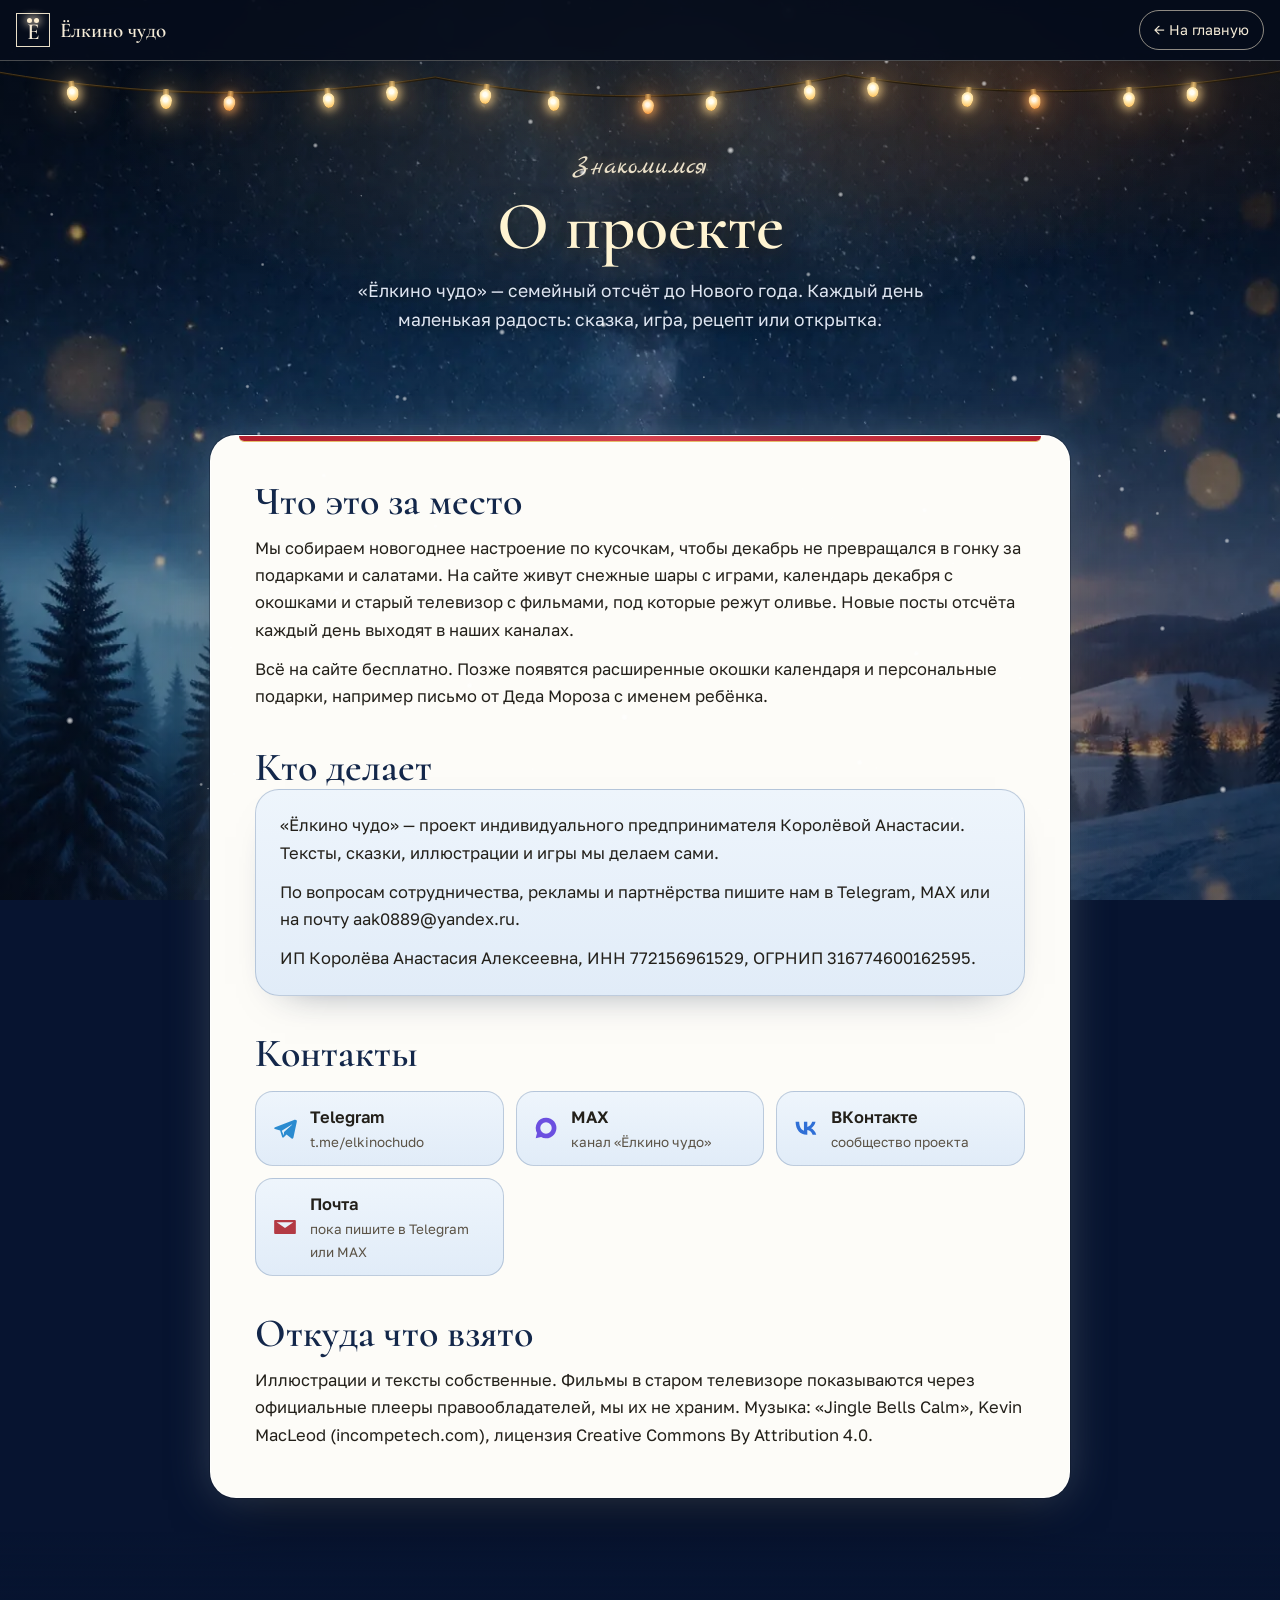
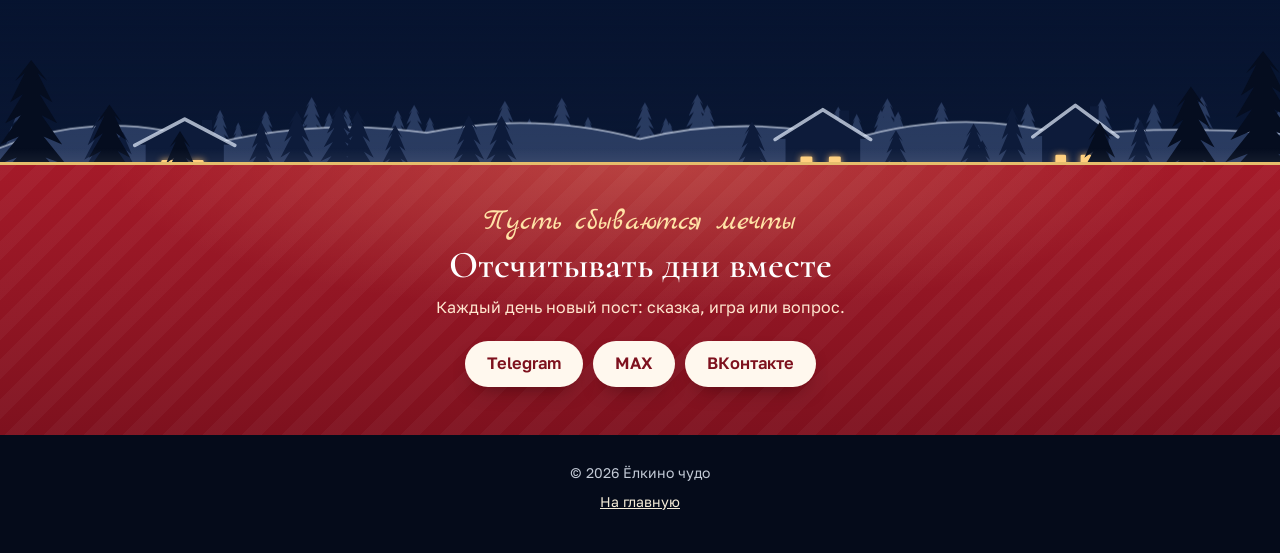
<file: about.html>
<!doctype html>
<html lang="ru">
<head>
<meta charset="utf-8">
<meta name="viewport" content="width=device-width, initial-scale=1">
<title>О проекте — Ёлкино чудо</title>
<meta name="description" content="Кто делает «Ёлкино чудо», как устроен отсчёт до Нового года и как с нами связаться: Telegram, MAX, ВКонтакте.">
<link rel="canonical" href="https://xn----htbkheohc7b0b5g.xn--p1ai/about.html">
<meta name="theme-color" content="#0b1526">
<meta property="og:type" content="website">
<meta property="og:locale" content="ru_RU">
<meta property="og:site_name" content="Ёлкино чудо">
<meta property="og:title" content="О проекте «Ёлкино чудо»">
<meta property="og:image" content="https://xn----htbkheohc7b0b5g.xn--p1ai/img/og.jpg">
<link rel="icon" href="favicon.ico" sizes="any">
<link rel="apple-touch-icon" href="img/apple-touch-icon.png">
<link rel="preconnect" href="https://fonts.googleapis.com">
<link rel="preconnect" href="https://fonts.gstatic.com" crossorigin>
<link rel="stylesheet" href="https://fonts.googleapis.com/css2?family=Cormorant:wght@500;600;700&family=Golos+Text:wght@400;500;600&family=Marck+Script&display=swap">
<link rel="stylesheet" href="css/page.css?v=20261110">
<link rel="stylesheet" href="css/night-pages.css?v=20261110">
<link rel="stylesheet" href="css/depth.css?v=20261111">
<!-- Yandex.Metrika counter -->
<script>
(function(m,e,t,r,i,k,a){m[i]=m[i]||function(){(m[i].a=m[i].a||[]).push(arguments)};m[i].l=1*new Date();for(var j=0;j<document.scripts.length;j++){if(document.scripts[j].src===r){return;}}k=e.createElement(t),a=e.getElementsByTagName(t)[0],k.async=1,k.src=r,a.parentNode.insertBefore(k,a)})(window,document,"script","https://mc.yandex.ru/metrika/tag.js","ym");
ym(114100831,"init",{clickmap:true,trackLinks:true,accurateTrackBounce:true});
</script>
<noscript><div><img src="https://mc.yandex.ru/watch/114100831" style="position:absolute;left:-9999px" alt=""></div></noscript>
<!-- /Yandex.Metrika counter -->
</head>
<body>

<header class="pg-top">
  <a class="pg-brand" href="./"><span class="mono" aria-hidden="true"><i></i><i></i>Е</span><span>Ёлкино чудо</span></a>
  <a class="pg-back" href="./#top">← На главную</a>
</header>

<section class="pg-hero">
  <p class="kicker" aria-hidden="true">Знакомимся</p>
  <h1>О проекте</h1>
  <p class="lead">«Ёлкино чудо» — семейный отсчёт до Нового года. Каждый день маленькая радость: сказка, игра, рецепт или открытка.</p>
</section>

<main class="pg-main">
  <div class="wrap">

    <section class="blk">
      <h2>Что это за место</h2>
      <p>Мы собираем новогоднее настроение по кусочкам, чтобы декабрь не превращался в гонку за подарками и салатами. На сайте живут снежные шары с играми, календарь декабря с окошками и старый телевизор с фильмами, под которые режут оливье. Новые посты отсчёта каждый день выходят в наших каналах.</p>
      <p>Всё на сайте бесплатно. Позже появятся расширенные окошки календаря и персональные подарки, например письмо от Деда Мороза с именем ребёнка.</p>
    </section>

    <section class="blk">
      <h2>Кто делает</h2>
      <div class="card">
        <p>«Ёлкино чудо» — проект индивидуального предпринимателя Королёвой Анастасии. Тексты, сказки, иллюстрации и игры мы делаем сами.</p>
        <p>По вопросам сотрудничества, рекламы и партнёрства пишите нам в Telegram, MAX или на почту aak0889@yandex.ru.</p>
        <p class="req">ИП Королёва Анастасия Алексеевна, ИНН 772156961529, ОГРНИП 316774600162595.</p>
      </div>
    </section>

    <section class="blk" id="kontakty">
      <h2>Контакты</h2>
      <div class="contacts">
        <a class="ct ct-tg" href="https://t.me/elkinochudo" target="_blank" rel="noopener">
          <svg viewBox="0 0 24 24" aria-hidden="true"><path d="M21.5 4.2 2.9 11.4c-1.3.5-1.2 1.2-.2 1.5l4.8 1.5 1.8 5.6c.2.6.4.8.9.8.4 0 .6-.2.9-.5l2.3-2.2 4.7 3.5c.9.5 1.5.2 1.7-.8l3.1-14.5c.3-1.3-.5-1.9-1.4-1.6ZM9 14.6l9-5.7c.4-.3.8-.1.5.2l-7.4 6.7-.3 3.2L9 14.6Z"/></svg>
          <span><b>Telegram</b><small>t.me/elkinochudo</small></span>
        </a>
        <a class="ct ct-max" href="https://max.ru/id772156961529_biz2" target="_blank" rel="noopener">
          <svg viewBox="0 0 24 24" aria-hidden="true"><path d="M12 2.5a9.5 9.5 0 0 0-8.3 14.1L2.5 21.5l5-1.2A9.5 9.5 0 1 0 12 2.5Zm0 4.2a5.3 5.3 0 1 1 0 10.6 5.3 5.3 0 0 1 0-10.6Z"/></svg>
          <span><b>MAX</b><small>канал «Ёлкино чудо»</small></span>
        </a>
        <a class="ct ct-vk" href="https://vk.ru/club242860616" target="_blank" rel="noopener">
          <svg viewBox="0 0 24 24" aria-hidden="true"><path d="M12.8 18.2C6.3 18.2 2.6 13.7 2.4 6.3h3.3c.1 5.4 2.5 7.7 4.4 8.2V6.3h3.1v4.7c1.9-.2 3.9-2.4 4.5-4.7h3.1c-.5 2.9-2.6 5-4.1 5.9 1.5.7 3.9 2.6 4.8 6h-3.4c-.7-2.3-2.5-4-4.9-4.3v4.3h-.4Z"/></svg>
          <span><b>ВКонтакте</b><small>сообщество проекта</small></span>
        </a>
        <!-- ПОЧТА: добавит Настя (отдельный ящик проекта). Когда будет — заменить блок ниже на ссылку mailto:. -->
        <div class="ct ct-mail">
          <svg viewBox="0 0 24 24" aria-hidden="true"><path d="M3 5.5h18c.6 0 1 .4 1 1v11c0 .6-.4 1-1 1H3a1 1 0 0 1-1-1v-11c0-.6.4-1 1-1Zm1.3 2 7.7 5.4 7.7-5.4H4.3Z"/></svg>
          <span><b>Почта</b><small>пока пишите в Telegram или MAX</small></span>
        </div>
      </div>
    </section>

    <section class="blk">
      <h2>Откуда что взято</h2>
      <p>Иллюстрации и тексты собственные. Фильмы в старом телевизоре показываются через официальные плееры правообладателей, мы их не храним. Музыка: «Jingle Bells Calm», Kevin MacLeod (incompetech.com), лицензия Creative Commons By Attribution 4.0.</p>
    </section>

  </div>
</main>

<footer class="pg-foot">
  <p>© 2026 Ёлкино чудо</p>
  <p><a href="./">На главную</a></p>
</footer>
<script src="js/night-pages.js?v=20261110" defer></script>
<script src="js/depth.js?v=20261111" defer></script>
</body>
</html>
</file>
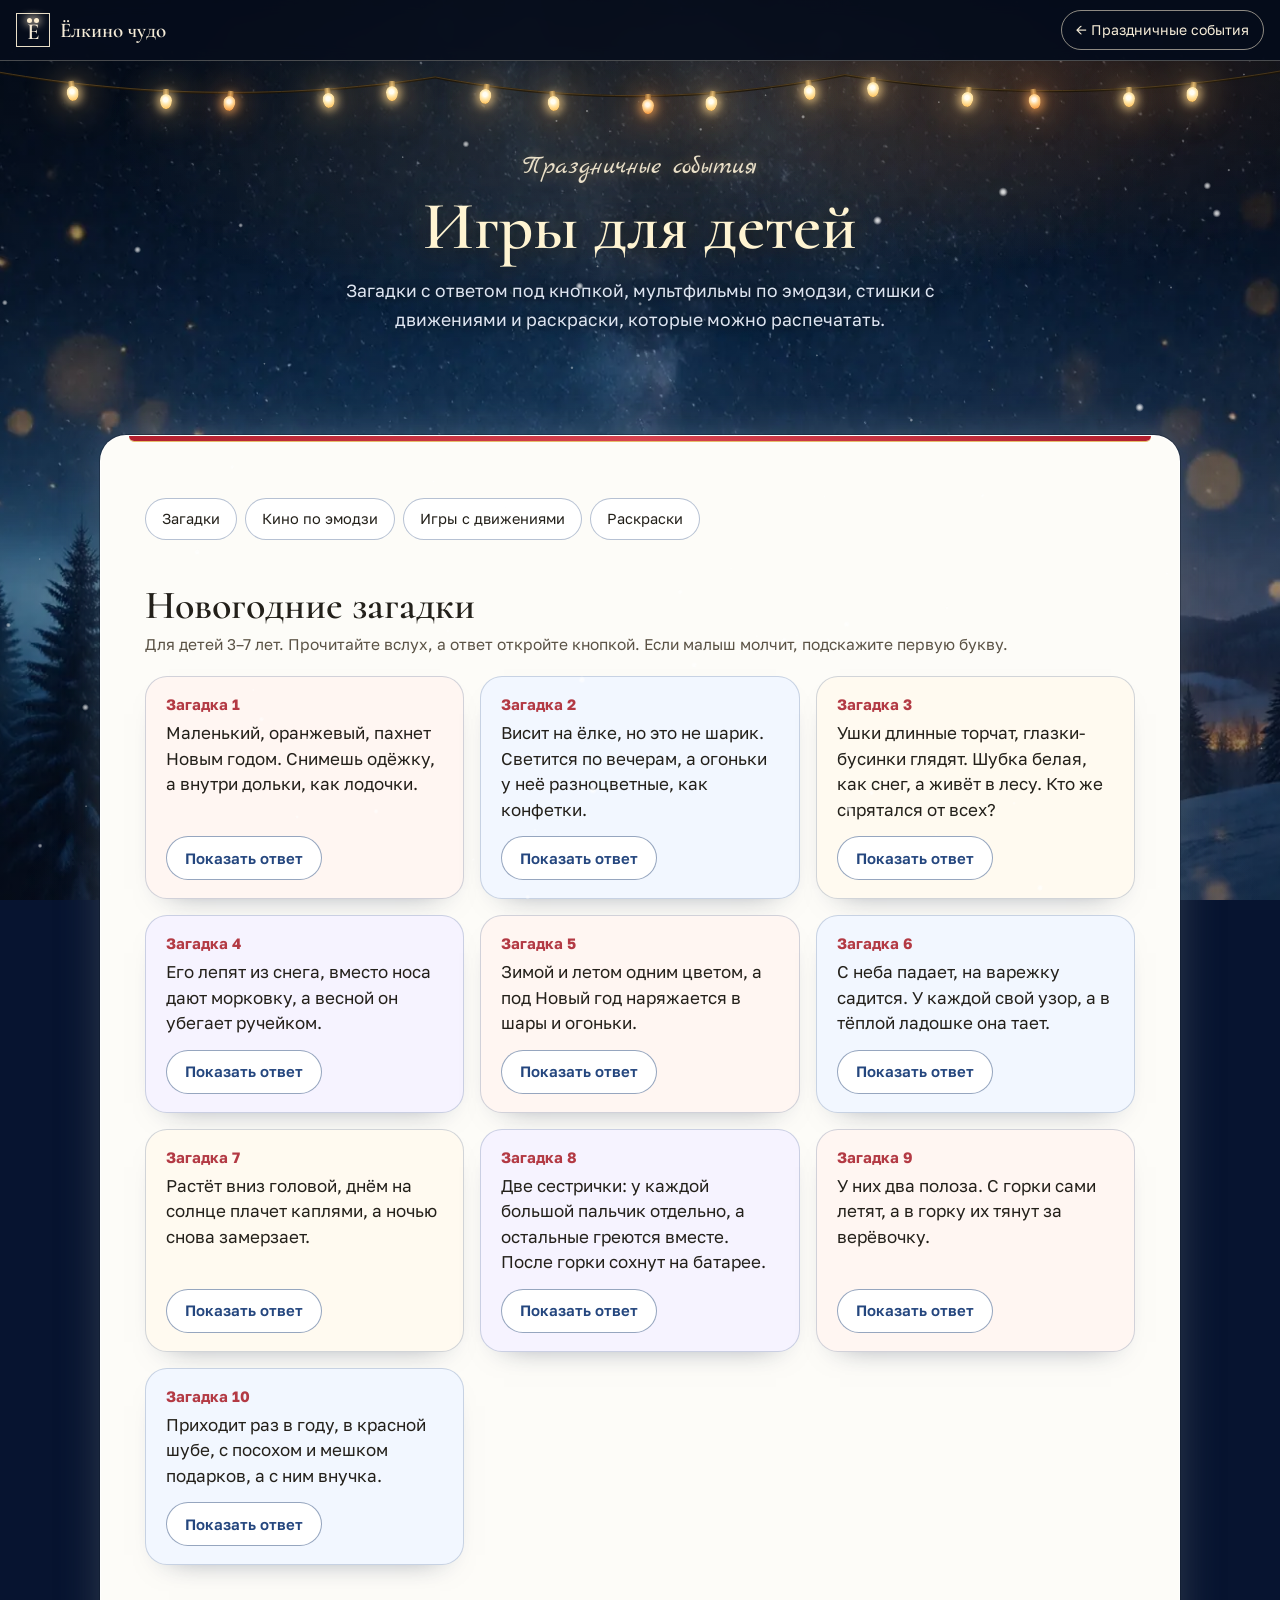
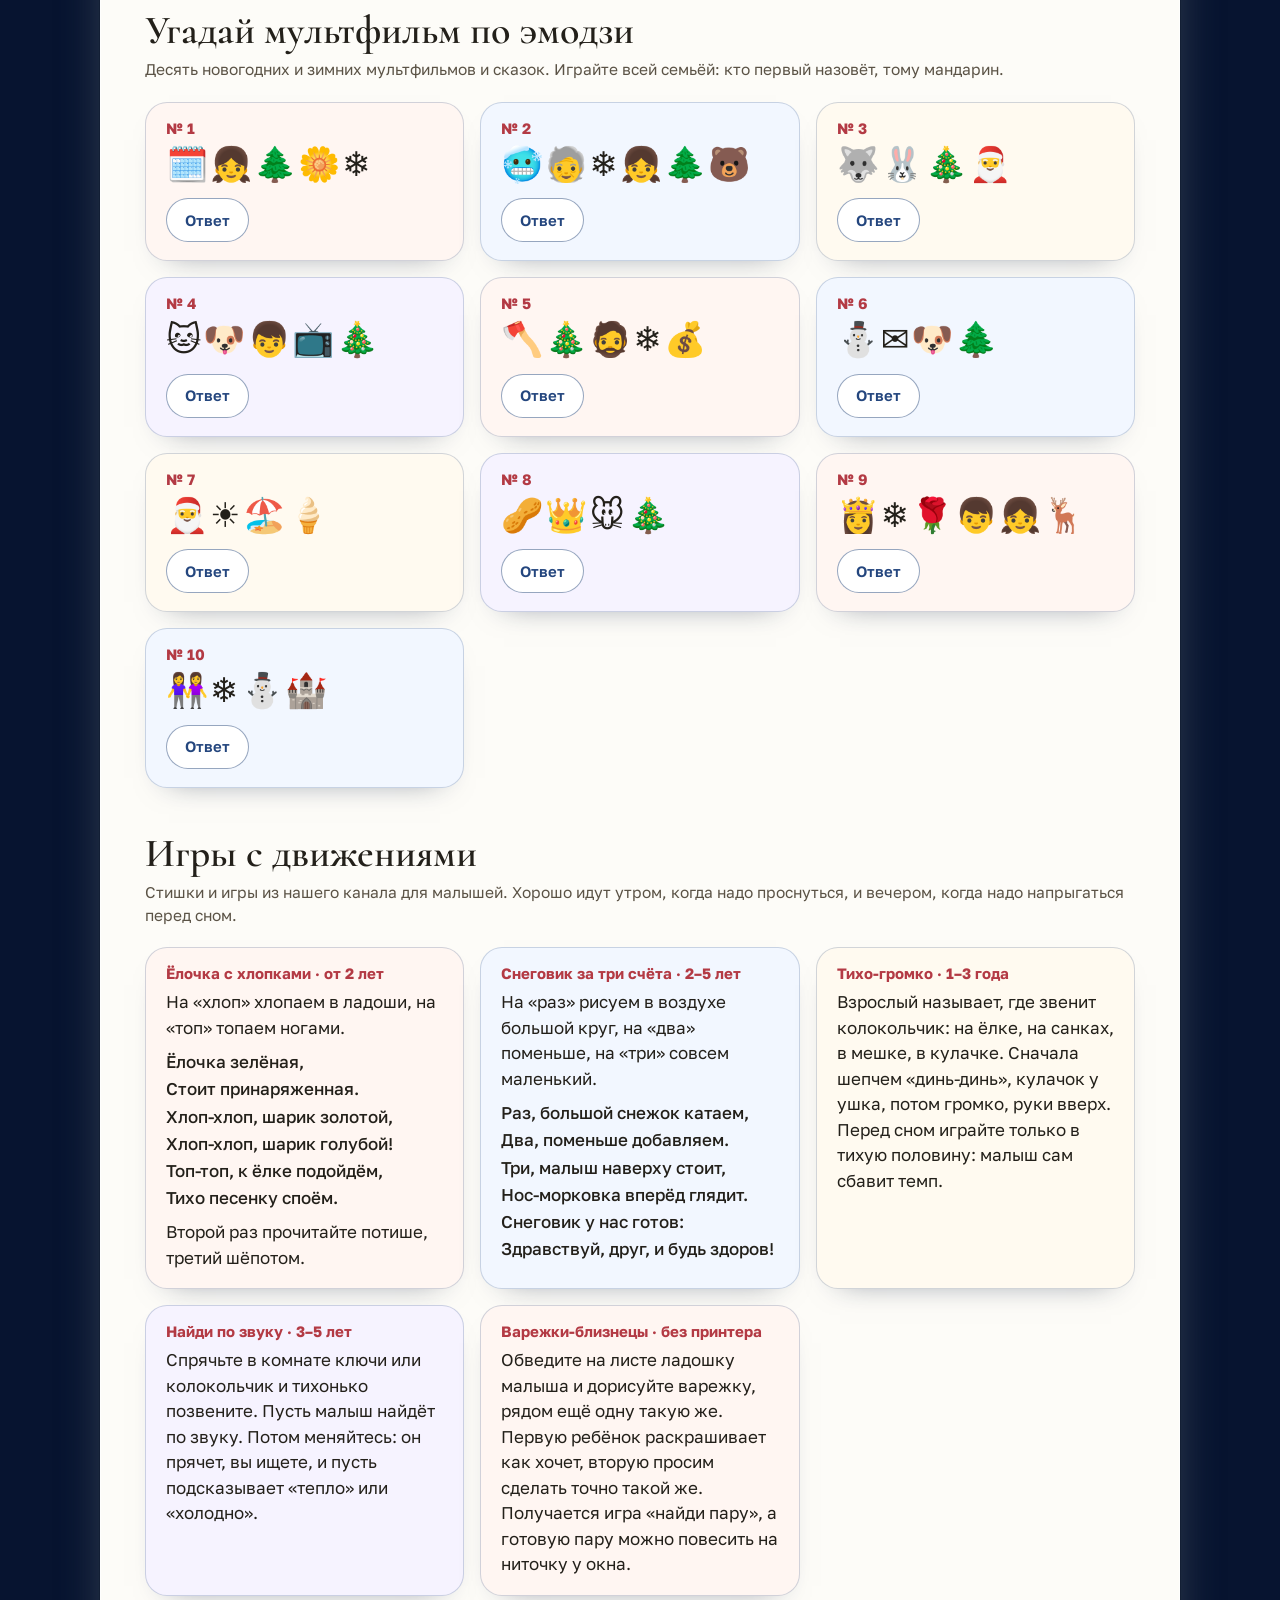
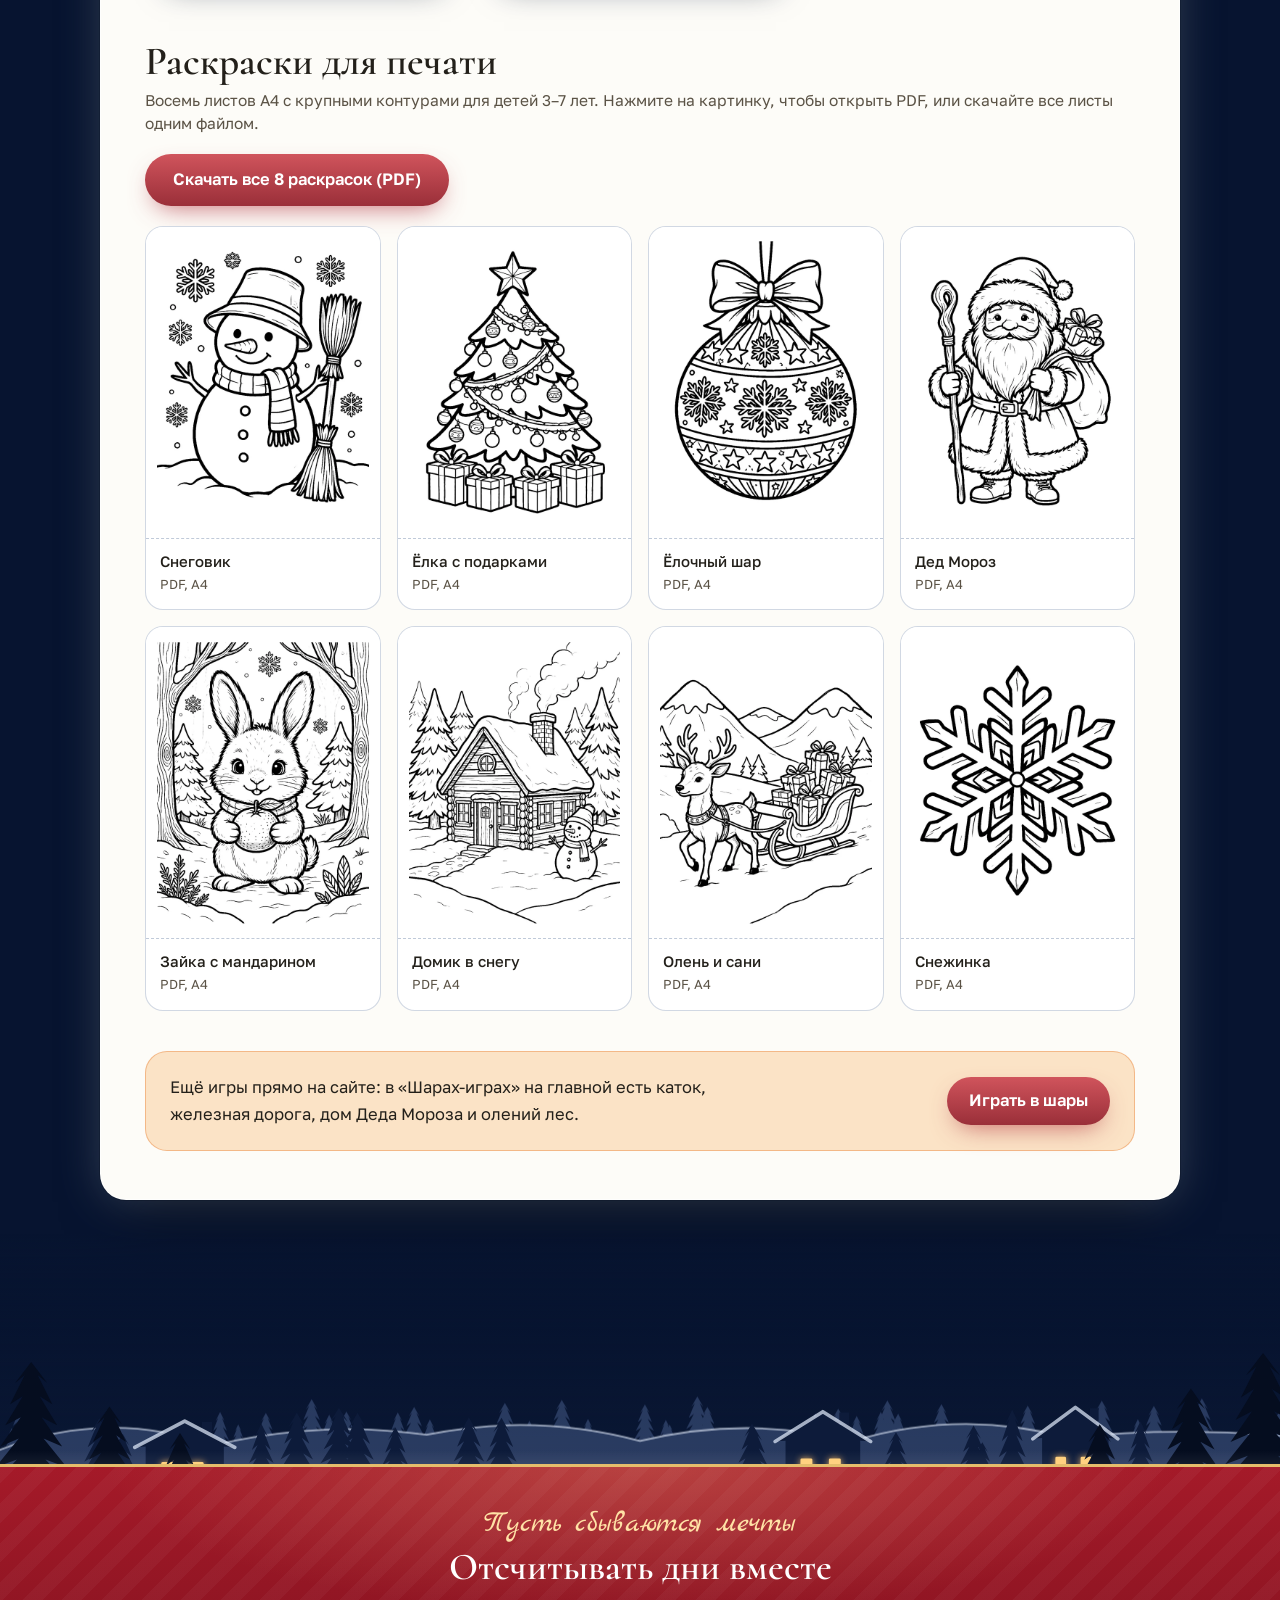
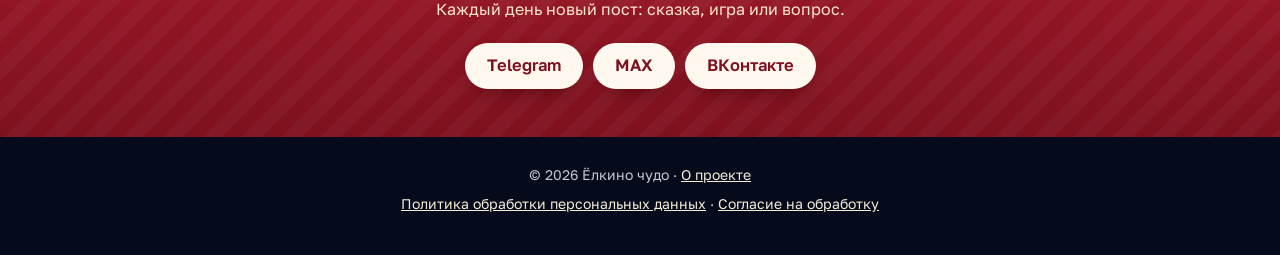
<file: igry.html>
<!doctype html>
<html lang="ru">
<head>
<meta charset="utf-8">
<meta name="viewport" content="width=device-width, initial-scale=1">
<title>Новогодние игры для детей: загадки, кино по эмодзи, раскраски — Ёлкино чудо</title>
<meta name="description" content="Новогодние загадки с ответами, «угадай мультфильм по эмодзи», игры-стишки с движениями и раскраски для печати в PDF. Бесплатно.">
<meta name="theme-color" content="#0b1526">
<link rel="icon" href="favicon.ico" sizes="any">
<link rel="apple-touch-icon" href="img/apple-touch-icon.png">
<link rel="preconnect" href="https://fonts.googleapis.com">
<link rel="preconnect" href="https://fonts.gstatic.com" crossorigin>
<link rel="stylesheet" href="https://fonts.googleapis.com/css2?family=Cormorant:wght@500;600;700&family=Golos+Text:wght@400;500;600&family=Marck+Script&display=swap">
<link rel="stylesheet" href="css/page.css?v=20261110">
<link rel="stylesheet" href="css/night-pages.css?v=20261110">
<link rel="stylesheet" href="css/depth.css?v=20261111">
<link rel="stylesheet" href="css/rubriki.css?v=20261113">
</head>
<body>

<header class="pg-top">
  <a class="pg-brand" href="./"><span class="mono" aria-hidden="true"><i></i><i></i>Е</span><span>Ёлкино чудо</span></a>
  <a class="pg-back" href="./#sobytiya">← Праздничные события</a>
</header>

<section class="pg-hero">
  <p class="kicker" aria-hidden="true">Праздничные события</p>
  <h1>Игры для детей</h1>
  <p class="lead">Загадки с ответом под кнопкой, мультфильмы по эмодзи, стишки с движениями и раскраски, которые можно распечатать.</p>
</section>

<main class="pg-main">
  <div class="wrap wide">
    <nav class="rb-nav" aria-label="Разделы страницы">
      <a href="#zagadki">Загадки</a><a href="#emodzi">Кино по эмодзи</a><a href="#dvizhenie">Игры с движениями</a><a href="#raskraski">Раскраски</a>
    </nav>

    <h2 class="rb-h" id="zagadki">Новогодние загадки<small>Для детей 3–7 лет. Прочитайте вслух, а ответ откройте кнопкой. Если малыш молчит, подскажите первую букву.</small></h2>
    <div class="gm-grid">
      <div class="qz"><p class="qz-n">Загадка 1</p><p class="qz-q">Маленький, оранжевый, пахнет Новым годом. Снимешь одёжку, а внутри дольки, как лодочки.</p><div class="qz-a"><button type="button">Показать ответ</button><p>Мандарин</p></div></div>
      <div class="qz"><p class="qz-n">Загадка 2</p><p class="qz-q">Висит на ёлке, но это не шарик. Светится по вечерам, а огоньки у неё разноцветные, как конфетки.</p><div class="qz-a"><button type="button">Показать ответ</button><p>Гирлянда</p></div></div>
      <div class="qz"><p class="qz-n">Загадка 3</p><p class="qz-q">Ушки длинные торчат, глазки-бусинки глядят. Шубка белая, как снег, а живёт в лесу. Кто же спрятался от всех?</p><div class="qz-a"><button type="button">Показать ответ</button><p>Зайчик<small>Зимой заяц-беляк и правда становится белым.</small></p></div></div>
      <div class="qz"><p class="qz-n">Загадка 4</p><p class="qz-q">Его лепят из снега, вместо носа дают морковку, а весной он убегает ручейком.</p><div class="qz-a"><button type="button">Показать ответ</button><p>Снеговик</p></div></div>
      <div class="qz"><p class="qz-n">Загадка 5</p><p class="qz-q">Зимой и летом одним цветом, а под Новый год наряжается в шары и огоньки.</p><div class="qz-a"><button type="button">Показать ответ</button><p>Ёлка</p></div></div>
      <div class="qz"><p class="qz-n">Загадка 6</p><p class="qz-q">С неба падает, на варежку садится. У каждой свой узор, а в тёплой ладошке она тает.</p><div class="qz-a"><button type="button">Показать ответ</button><p>Снежинка</p></div></div>
      <div class="qz"><p class="qz-n">Загадка 7</p><p class="qz-q">Растёт вниз головой, днём на солнце плачет каплями, а ночью снова замерзает.</p><div class="qz-a"><button type="button">Показать ответ</button><p>Сосулька</p></div></div>
      <div class="qz"><p class="qz-n">Загадка 8</p><p class="qz-q">Две сестрички: у каждой большой пальчик отдельно, а остальные греются вместе. После горки сохнут на батарее.</p><div class="qz-a"><button type="button">Показать ответ</button><p>Варежки</p></div></div>
      <div class="qz"><p class="qz-n">Загадка 9</p><p class="qz-q">У них два полоза. С горки сами летят, а в горку их тянут за верёвочку.</p><div class="qz-a"><button type="button">Показать ответ</button><p>Санки</p></div></div>
      <div class="qz"><p class="qz-n">Загадка 10</p><p class="qz-q">Приходит раз в году, в красной шубе, с посохом и мешком подарков, а с ним внучка.</p><div class="qz-a"><button type="button">Показать ответ</button><p>Дед Мороз<small>А внучка — Снегурочка.</small></p></div></div>
    </div>

    <h2 class="rb-h" id="emodzi">Угадай мультфильм по эмодзи<small>Десять новогодних и зимних мультфильмов и сказок. Играйте всей семьёй: кто первый назовёт, тому мандарин.</small></h2>
    <div class="mv">
      <div class="qz"><p class="qz-n">№ 1</p><p class="qz-e" aria-label="Эмодзи: календарь, девочка, ёлка, цветок, снежинка">🗓️👧🌲🌼❄️</p><div class="qz-a"><button type="button">Ответ</button><p>«Двенадцать месяцев»<small>Мультфильм 1956 года: девочку зимой отправили в лес за подснежниками.</small></p></div></div>
      <div class="qz"><p class="qz-n">№ 2</p><p class="qz-e" aria-label="Эмодзи: замёрзшее лицо, старик, снежинка, девочка, ёлка, медведь">🥶🧓❄️👧🌲🐻</p><div class="qz-a"><button type="button">Ответ</button><p>«Морозко»<small>Сказка 1964 года. Иванушке там достаётся медвежья голова.</small></p></div></div>
      <div class="qz"><p class="qz-n">№ 3</p><p class="qz-e" aria-label="Эмодзи: волк, заяц, ёлка, Дед Мороз">🐺🐰🎄🎅</p><div class="qz-a"><button type="button">Ответ</button><p>«Ну, погоди!», новогодний выпуск<small>Волк в костюме Деда Мороза, Заяц в костюме Снегурочки.</small></p></div></div>
      <div class="qz"><p class="qz-n">№ 4</p><p class="qz-e" aria-label="Эмодзи: кот, пёс, мальчик, телевизор, ёлка">🐱🐶👦📺🎄</p><div class="qz-a"><button type="button">Ответ</button><p>«Зима в Простоквашино»<small>Матроскин, Шарик и дядя Фёдор встречают Новый год.</small></p></div></div>
      <div class="qz"><p class="qz-n">№ 5</p><p class="qz-e" aria-label="Эмодзи: топор, ёлка, бородатый мужик, снег, мешок">🪓🎄🧔❄️💰</p><div class="qz-a"><button type="button">Ответ</button><p>«Падал прошлогодний снег»<small>Мужик с топором идёт в лес за ёлкой. «Маловато будет!»</small></p></div></div>
      <div class="qz"><p class="qz-n">№ 6</p><p class="qz-e" aria-label="Эмодзи: снеговик, письмо, собака, ёлка">⛄✉️🐶🌲</p><div class="qz-a"><button type="button">Ответ</button><p>«Снеговик-почтовик»<small>Снеговик несёт письмо Деду Морозу, а помогает ему пёс Дружок.</small></p></div></div>
      <div class="qz"><p class="qz-n">№ 7</p><p class="qz-e" aria-label="Эмодзи: Дед Мороз, солнце, пляж, мороженое">🎅☀️🏖️🍦</p><div class="qz-a"><button type="button">Ответ</button><p>«Дед Мороз и лето»<small>Дед Мороз очень хотел узнать, что такое лето.</small></p></div></div>
      <div class="qz"><p class="qz-n">№ 8</p><p class="qz-e" aria-label="Эмодзи: орех, корона, мышь, ёлка">🥜👑🐭🎄</p><div class="qz-a"><button type="button">Ответ</button><p>«Щелкунчик»<small>Мультфильм 1973 года на музыку Чайковского.</small></p></div></div>
      <div class="qz"><p class="qz-n">№ 9</p><p class="qz-e" aria-label="Эмодзи: принцесса, снежинка, роза, мальчик, девочка, олень">👸❄️🌹👦👧🦌</p><div class="qz-a"><button type="button">Ответ</button><p>«Снежная королева»<small>Герда ищет Кая, а помогает ей северный олень.</small></p></div></div>
      <div class="qz"><p class="qz-n">№ 10</p><p class="qz-e" aria-label="Эмодзи: две сестры, снежинка, снеговик, замок">👭❄️⛄🏰</p><div class="qz-a"><button type="button">Ответ</button><p>«Холодное сердце»<small>Эльза, Анна и снеговик Олаф.</small></p></div></div>
    </div>

    <h2 class="rb-h" id="dvizhenie">Игры с движениями<small>Стишки и игры из нашего канала для малышей. Хорошо идут утром, когда надо проснуться, и вечером, когда надо напрыгаться перед сном.</small></h2>
    <div class="mv">
      <div class="qz"><p class="qz-n">Ёлочка с хлопками · от 2 лет</p><p class="qz-q">На «хлоп» хлопаем в ладоши, на «топ» топаем ногами.</p><p class="qz-q mv-text">Ёлочка зелёная,
Стоит принаряженная.
Хлоп-хлоп, шарик золотой,
Хлоп-хлоп, шарик голубой!
Топ-топ, к ёлке подойдём,
Тихо песенку споём.</p><p class="qz-q">Второй раз прочитайте потише, третий шёпотом.</p></div>
      <div class="qz"><p class="qz-n">Снеговик за три счёта · 2–5 лет</p><p class="qz-q">На «раз» рисуем в воздухе большой круг, на «два» поменьше, на «три» совсем маленький.</p><p class="qz-q mv-text">Раз, большой снежок катаем,
Два, поменьше добавляем.
Три, малыш наверху стоит,
Нос-морковка вперёд глядит.
Снеговик у нас готов:
Здравствуй, друг, и будь здоров!</p></div>
      <div class="qz"><p class="qz-n">Тихо-громко · 1–3 года</p><p class="qz-q">Взрослый называет, где звенит колокольчик: на ёлке, на санках, в мешке, в кулачке. Сначала шепчем «динь-динь», кулачок у ушка, потом громко, руки вверх. Перед сном играйте только в тихую половину: малыш сам сбавит темп.</p></div>
      <div class="qz"><p class="qz-n">Найди по звуку · 3–5 лет</p><p class="qz-q">Спрячьте в комнате ключи или колокольчик и тихонько позвените. Пусть малыш найдёт по звуку. Потом меняйтесь: он прячет, вы ищете, и пусть подсказывает «тепло» или «холодно».</p></div>
      <div class="qz"><p class="qz-n">Варежки-близнецы · без принтера</p><p class="qz-q">Обведите на листе ладошку малыша и дорисуйте варежку, рядом ещё одну такую же. Первую ребёнок раскрашивает как хочет, вторую просим сделать точно такой же. Получается игра «найди пару», а готовую пару можно повесить на ниточку у окна.</p></div>
    </div>

    <h2 class="rb-h" id="raskraski">Раскраски для печати<small>Восемь листов A4 с крупными контурами для детей 3–7 лет. Нажмите на картинку, чтобы открыть PDF, или скачайте все листы одним файлом.</small></h2>
    <div class="dl-row"><a class="btn btn-red" href="files/raskraski-elkino.pdf" download>Скачать все 8 раскрасок (PDF)</a></div>
    <div class="cl-grid">
      <a class="cl" href="files/raskraska-1-snegovik.pdf" target="_blank"><img src="img/raskraski/1-snegovik.webp" width="600" height="800" loading="lazy" alt="Раскраска: снеговик в шляпе с метлой"><span>Снеговик<small>PDF, A4</small></span></a>
      <a class="cl" href="files/raskraska-2-elka.pdf" target="_blank"><img src="img/raskraski/2-elka.webp" width="600" height="800" loading="lazy" alt="Раскраска: наряженная ёлка с подарками"><span>Ёлка с подарками<small>PDF, A4</small></span></a>
      <a class="cl" href="files/raskraska-3-shar.pdf" target="_blank"><img src="img/raskraski/3-shar.webp" width="600" height="800" loading="lazy" alt="Раскраска: ёлочный шар с узорами"><span>Ёлочный шар<small>PDF, A4</small></span></a>
      <a class="cl" href="files/raskraska-4-ded-moroz.pdf" target="_blank"><img src="img/raskraski/4-ded-moroz.webp" width="600" height="800" loading="lazy" alt="Раскраска: Дед Мороз с посохом и мешком"><span>Дед Мороз<small>PDF, A4</small></span></a>
      <a class="cl" href="files/raskraska-5-zayka.pdf" target="_blank"><img src="img/raskraski/5-zayka.webp" width="600" height="800" loading="lazy" alt="Раскраска: зайчик с мандарином в зимнем лесу"><span>Зайка с мандарином<small>PDF, A4</small></span></a>
      <a class="cl" href="files/raskraska-6-domik.pdf" target="_blank"><img src="img/raskraski/6-domik.webp" width="600" height="800" loading="lazy" alt="Раскраска: домик в снегу, ёлки и снеговик"><span>Домик в снегу<small>PDF, A4</small></span></a>
      <a class="cl" href="files/raskraska-7-sani.pdf" target="_blank"><img src="img/raskraski/7-sani.webp" width="600" height="800" loading="lazy" alt="Раскраска: олень везёт сани с подарками"><span>Олень и сани<small>PDF, A4</small></span></a>
      <a class="cl" href="files/raskraska-8-snezhinka.pdf" target="_blank"><img src="img/raskraski/8-snezhinka.webp" width="600" height="800" loading="lazy" alt="Раскраска: большая снежинка-узор"><span>Снежинка<small>PDF, A4</small></span></a>
    </div>

    <div class="rb-cta">
      <p>Ещё игры прямо на сайте: в «Шарах-играх» на главной есть каток, железная дорога, дом Деда Мороза и олений лес.</p>
      <a class="btn btn-red" href="./#shary">Играть в шары</a>
    </div>
  </div>
</main>

<footer class="pg-foot">
  <p>© 2026 Ёлкино чудо · <a href="about.html">О проекте</a></p>
  <p><a href="politika.html">Политика обработки персональных данных</a> · <a href="soglasie.html">Согласие на обработку</a></p>
</footer>
<script>
document.addEventListener('click', function (e) {
  var b = e.target.closest('.qz-a button'); if (!b) return;
  var q = b.closest('.qz'); q.classList.add('open');
  var a = q.querySelector('.qz-a p'); a.setAttribute('tabindex', '-1'); a.focus();
});
</script>
<script src="js/night-pages.js?v=20261110" defer></script>
<script src="js/depth.js?v=20261111" defer></script>
</body>
</html>
</file>
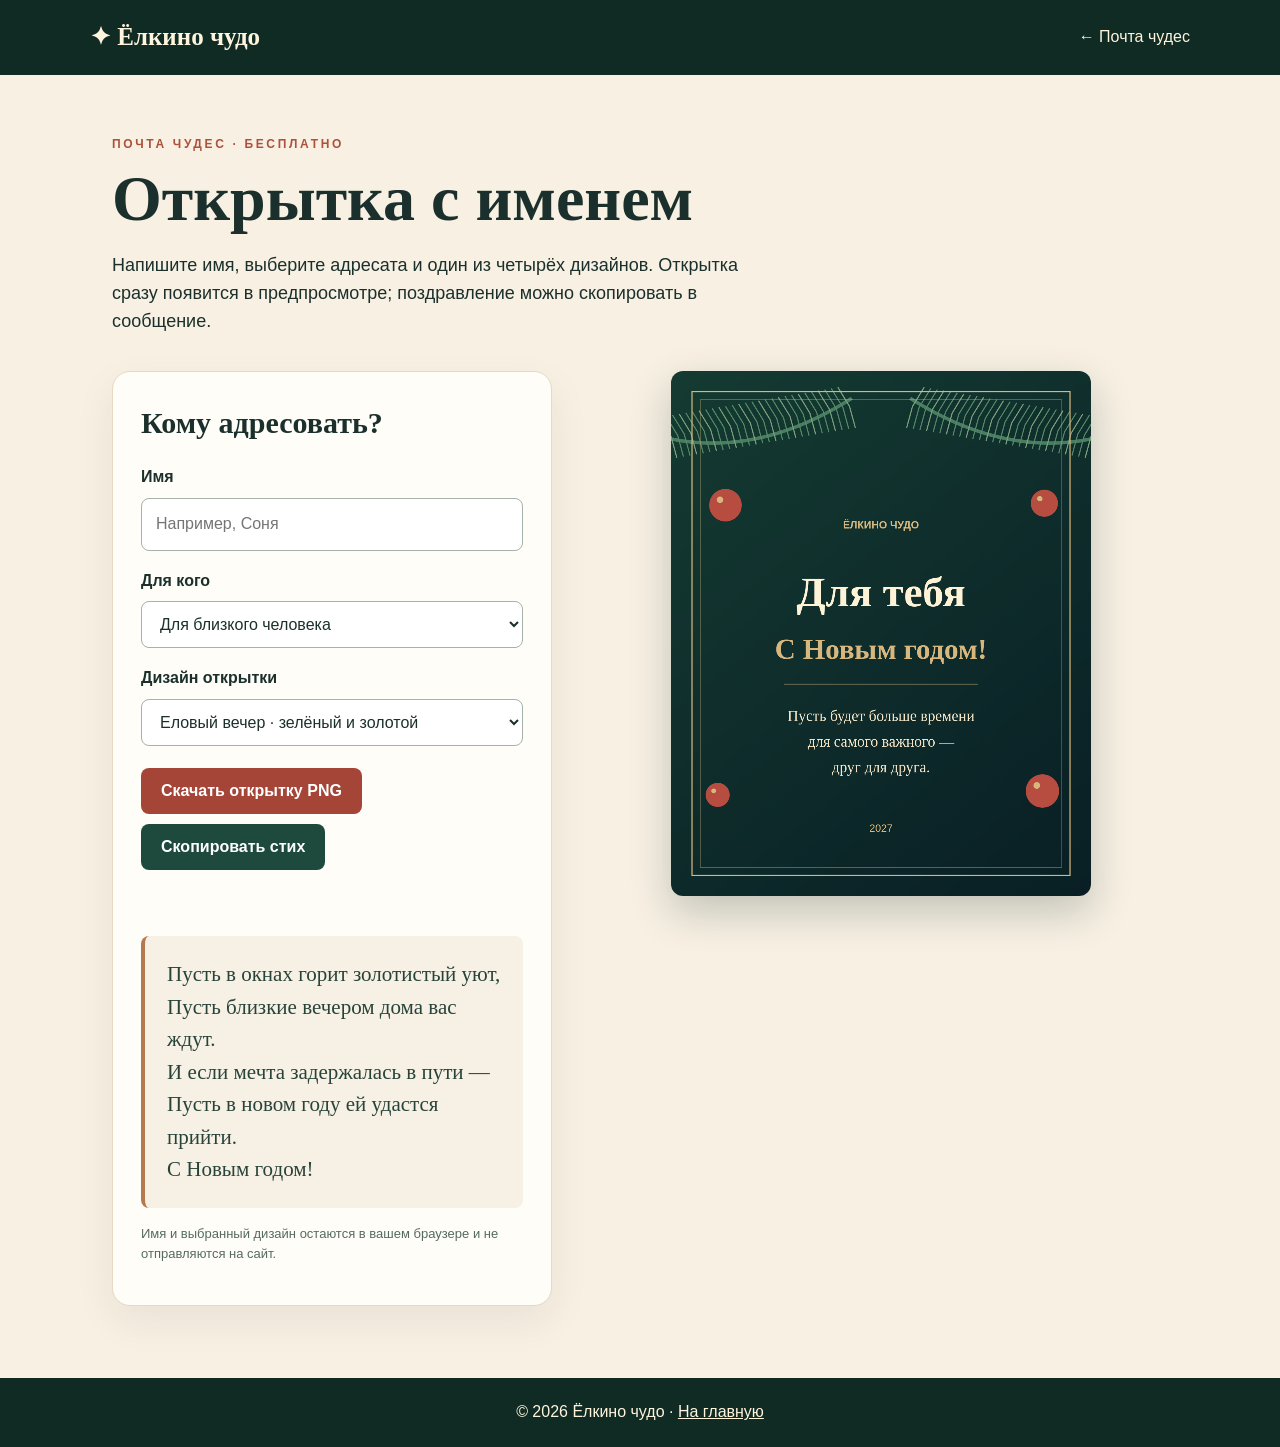
<file: imennaya-otkrytka.html>
<!doctype html>
<html lang="ru">
<head>
<meta charset="utf-8">
<meta name="viewport" content="width=device-width, initial-scale=1">
<meta name="theme-color" content="#101f1c">
<meta name="description" content="Создайте именную новогоднюю открытку: четыре дизайна и поздравления для мамы, папы, мужа, жены, друзей и детей. Скачайте PNG бесплатно.">
<title>Именная новогодняя открытка и стих — Ёлкино чудо</title>
<link rel="icon" href="favicon.ico">
<style>
*{box-sizing:border-box}body{margin:0;background:#f7f0e3;color:#1b302c;font-family:Arial,sans-serif;line-height:1.55}a{color:inherit}.top{background:#102a24;color:#fff5dd;padding:18px max(22px,calc((100% - 1100px)/2));display:flex;justify-content:space-between;gap:18px;align-items:center}.top a{text-decoration:none}.brand{font-family:Georgia,serif;font-size:25px;font-weight:bold}.wrap{max-width:1100px;margin:auto;padding:48px 22px 72px}.eyebrow{text-transform:uppercase;letter-spacing:.22em;color:#ad503c;font-size:12px;font-weight:700}h1{font-family:Georgia,serif;font-size:clamp(38px,5vw,65px);line-height:1.07;margin:12px 0 18px}h2{font-family:Georgia,serif;font-size:30px}.intro{max-width:670px;font-size:18px}.grid{display:grid;grid-template-columns:minmax(300px,440px) minmax(300px,1fr);gap:42px;margin-top:36px;align-items:start}.panel{background:#fffdf8;border:1px solid #e6d9c4;box-shadow:0 15px 40px #4a2d1b12;border-radius:18px;padding:28px}.panel h2{margin:0 0 16px}label{display:block;font-weight:700;margin:18px 0 8px}input,select{width:100%;padding:13px 14px;border:1px solid #a6b1a9;border-radius:8px;font:inherit;background:white;color:#1b302c}input:focus,select:focus{outline:3px solid #d7b573}button{cursor:pointer;border:0;border-radius:8px;padding:14px 20px;background:#a44538;color:white;font:700 16px Arial,sans-serif}button:hover{background:#842d27}.secondary{background:#1d4a3d}.secondary:hover{background:#113d31}.actions{display:flex;flex-wrap:wrap;gap:10px;margin:22px 0 0}#poem{white-space:pre-line;font-family:Georgia,serif;font-size:21px;color:#28443a;background:#f7f0e4;border-left:4px solid #b5794f;border-radius:8px;padding:22px;margin-top:26px}.preview{display:block;width:min(100%,420px);height:auto;margin:auto;border-radius:12px;box-shadow:0 16px 40px #152c2a3b}.note{font-size:13px;color:#556b61;margin-top:16px}.status{min-height:1.5em;color:#166246;font-weight:bold}footer{background:#102a24;color:#fff5dd;padding:22px;text-align:center}@media(max-width:760px){.grid{grid-template-columns:1fr}.wrap{padding-top:32px}.panel{padding:22px}}
</style>
<!-- Yandex.Metrika counter -->
<script>(function(m,e,t,r,i,k,a){m[i]=m[i]||function(){(m[i].a=m[i].a||[]).push(arguments)};m[i].l=1*new Date();for(var j=0;j<document.scripts.length;j++){if(document.scripts[j].src===r){return}}k=e.createElement(t);a=e.getElementsByTagName(t)[0];k.async=1;k.src=r;a.parentNode.insertBefore(k,a)})(window,document,"script","https://mc.yandex.ru/metrika/tag.js","ym");ym(114100831,"init",{clickmap:true,trackLinks:true,accurateTrackBounce:true});</script>
<noscript><div><img src="https://mc.yandex.ru/watch/114100831" style="position:absolute;left:-9999px" alt=""></div></noscript>
<!-- /Yandex.Metrika counter -->
</head>
<body>
<header class="top"><a class="brand" href="./">✦ Ёлкино чудо</a><a href="./#pochta">← Почта чудес</a></header>
<main class="wrap">
<p class="eyebrow">Почта чудес · бесплатно</p>
<h1>Открытка с именем</h1>
<p class="intro">Напишите имя, выберите адресата и один из четырёх дизайнов. Открытка сразу появится в предпросмотре; поздравление можно скопировать в сообщение.</p>
<div class="grid">
<section class="panel">
<h2>Кому адресовать?</h2>
<label for="name">Имя</label><input id="name" maxlength="24" placeholder="Например, Соня" autocomplete="given-name">
<label for="to">Для кого</label><select id="to"><option value="family">Для близкого человека</option><option value="mother">Для мамы</option><option value="father">Для папы</option><option value="husband">Для мужа</option><option value="wife">Для жены</option><option value="friend">Для друга</option><option value="girlfriend">Для подруги</option><option value="child">Для ребёнка</option><option value="colleague">Для коллеги</option></select>
<label for="design">Дизайн открытки</label><select id="design"><option value="forest">Еловый вечер · зелёный и золотой</option><option value="retro">Тот самый Новый год · красный и кремовый</option><option value="frost">Зимнее утро · синий и серебряный</option><option value="letter">Тёплое письмо · бумага и свечи</option></select>
<div class="actions"><button id="download" type="button">Скачать открытку PNG</button><button id="copy" class="secondary" type="button">Скопировать стих</button></div>
<p class="status" id="status" aria-live="polite"></p>
<div id="poem"></div>
<p class="note">Имя и выбранный дизайн остаются в вашем браузере и не отправляются на сайт.</p>
</section>
<section aria-label="Предпросмотр открытки"><canvas id="card" class="preview" width="1080" height="1350">Новогодняя открытка</canvas></section>
</div>
</main>
<footer>© 2026 Ёлкино чудо · <a href="./">На главную</a></footer>
<script>
(()=>{
const $=s=>document.querySelector(s), canvas=$('#card'),ctx=canvas.getContext('2d');
const messages={
 family:['Пусть в окнах горит золотистый уют,','Пусть близкие вечером дома вас ждут.','И если мечта задержалась в пути —','Пусть в новом году ей удастся прийти.'],
 mother:['Пусть мама улыбкою встретит рассвет,','И тёплым останется памяти свет.','Пусть рядом за столиком близкие ждут,','А дни берегут твой покой и уют.'],
 father:['Пусть, папа, хватает и сил, и тепла,','Чтоб жизнь на хорошие встречи вела.','Пусть будет для отдыха время в году,','А мы будем рядом — всегда на виду.'],
 husband:['Пусть в новом году будет больше тепла,','Чтоб жизнь нас почаще к столу собрала.','Пускай за окном заметают снега,','А наша любовь остаётся близка.'],
 wife:['Пусть нам хватает времени вдвоём,','Смеяться, строить планы у порога.','Пусть в новом году уютным будет дом,','А светлых дней у нас — как можно много.'],
 friend:['Пусть будет повод встретиться опять,','За чаем обо всём поговорить.','Пусть будет время просто отдыхать','И дружбой нашей искренне дорожить.'],
 girlfriend:['Пускай бокалы празднично звенят,','А планы не теряются в заботах.','Пусть нас с тобою встречи веселят','И радость ждёт за каждым поворотом.'],
 child:['Пусть за окном танцует снегопад,','И звёзды возле ёлочки горят.','Пусть добрые истории тебя найдут','И за руку к открытиям ведут.'],
 colleague:['Пусть будет в году и удача, и свет,','И время на отдых, и добрый обед.','Пусть радуют встречи, дела и друзья,','А вечер напомнит: спешить нам нельзя.']
};
// Neutral card wording keeps a typed name unchanged in every grammatical case.
const palettes={forest:{top:'#153b32',bottom:'#091f25',ink:'#fff3d7',accent:'#d7b77d',sub:'#f6e6c7',label:'ЁЛКИНО ЧУДО'},retro:{top:'#b8372e',bottom:'#6b2328',ink:'#fff5da',accent:'#ffd08c',sub:'#ffeed6',label:'НОВОГОДНЯЯ ПОЧТА'},frost:{top:'#294967',bottom:'#101f39',ink:'#f6f8ff',accent:'#c7e5ec',sub:'#e4f1f7',label:'ЗИМНИЙ ПРИВЕТ'},letter:{top:'#f7eaca',bottom:'#e2cba6',ink:'#453b33',accent:'#a05f50',sub:'#594b42',label:'ПИСЬМО С ТЕПЛОМ'}};
function fit(s,max,start,min=36){let size=start;do{ctx.font=`bold ${size}px Georgia`;if(ctx.measureText(s).width<=max)break;size-=2}while(size>min);return size}
function circle(x,y,r,fill){ctx.fillStyle=fill;ctx.beginPath();ctx.arc(x,y,r,0,Math.PI*2);ctx.fill()}
function star(x,y,r,color){ctx.fillStyle=color;ctx.beginPath();for(let i=0;i<10;i++){let a=Math.PI*i/5-Math.PI/2,R=i%2?r*.42:r;ctx[i?'lineTo':'moveTo'](x+Math.cos(a)*R,y+Math.sin(a)*R)}ctx.closePath();ctx.fill()}
function forest(p){for(const flip of [false,true]){ctx.save();if(flip){ctx.translate(1080,0);ctx.scale(-1,1)}ctx.strokeStyle='#487d61';ctx.lineWidth=9;ctx.beginPath();ctx.moveTo(0,175);ctx.quadraticCurveTo(230,220,465,70);ctx.stroke();for(let i=0;i<28;i++){let x=i*17,y=168-80*(i/28);ctx.strokeStyle=i%3?'#548968':'#7aa17b';ctx.lineWidth=3;ctx.beginPath();ctx.moveTo(x,y);ctx.lineTo(x-30,y-49);ctx.moveTo(x,y);ctx.lineTo(x+15,y+55);ctx.stroke()}ctx.restore()}[[140,345,42],[960,340,35],[120,1090,31],[955,1080,43]].forEach(([x,y,r])=>{circle(x,y,r,'#b74c40');circle(x-r/3,y-r/3,r/5,p.accent)});}
function retro(p){ctx.fillStyle='#f6d49b';ctx.fillRect(102,95,876,15);ctx.fillRect(102,1240,876,15);for(let x=170;x<1080;x+=150){star(x,230,22,'#fbd49a');circle(x,190,9,'#e4ad72')}for(let x=180;x<1000;x+=130){ctx.fillStyle=x%2?'#fff0ce':'#dfa77c';ctx.fillRect(x,1120,12,34);circle(x+6,1160,29,x%2?'#e3ae81':'#f1d9aa')}star(540,280,55,p.accent)}
function frost(p){for(let i=0;i<34;i++){let x=(i*317+91)%1080,y=(i*439+97)%1300;star(x,y,7+i%4*3,'#b9dbe9')}for(let x of [130,950])for(let y of [195,1110]){ctx.strokeStyle='#b9dbe9';ctx.lineWidth=3;for(let a=0;a<6;a++){let t=a*Math.PI/3;ctx.beginPath();ctx.moveTo(x-43*Math.cos(t),y-43*Math.sin(t));ctx.lineTo(x+43*Math.cos(t),y+43*Math.sin(t));ctx.stroke()}}}
function letter(p){ctx.fillStyle='#dfc7a3';ctx.fillRect(92,93,896,1165);ctx.fillStyle='#fff8e7';ctx.fillRect(112,113,856,1125);ctx.strokeStyle='#b98970';ctx.lineWidth=3;ctx.strokeRect(125,126,830,1099);ctx.fillStyle='#ddb08b';ctx.beginPath();ctx.ellipse(165,215,44,90,-.5,0,Math.PI*2);ctx.fill();ctx.fillStyle='#a75b49';ctx.beginPath();ctx.ellipse(910,1095,49,78,.3,0,Math.PI*2);ctx.fill();star(900,230,42,p.accent)}
function draw(){const name=$('#name').value.trim().replace(/\s+/g,' ').slice(0,24),kind=$('#to').value,design=$('#design').value,p=palettes[design],display=name||'Для тебя';
const g=ctx.createLinearGradient(0,0,1080,1350);g.addColorStop(0,p.top);g.addColorStop(1,p.bottom);ctx.fillStyle=g;ctx.fillRect(0,0,1080,1350);
if(design==='forest')forest(p);if(design==='retro')retro(p);if(design==='frost')frost(p);if(design==='letter')letter(p);
ctx.strokeStyle=p.accent;ctx.lineWidth=3;ctx.strokeRect(54,53,972,1244);ctx.lineWidth=1;ctx.strokeRect(75,74,930,1202);
ctx.textAlign='center';ctx.fillStyle=p.accent;ctx.font='bold 27px Arial';ctx.fillText(p.label,540,405);
ctx.fillStyle=p.ink;ctx.font=`bold ${fit(display,820,109)}px Georgia`;ctx.fillText(display,540,605);
ctx.fillStyle=p.accent;ctx.font=`bold ${fit('С Новым годом!',880,74)}px Georgia`;ctx.fillText('С Новым годом!',540,740);
ctx.strokeStyle=p.accent;ctx.lineWidth=2;ctx.beginPath();ctx.moveTo(290,805);ctx.lineTo(790,805);ctx.stroke();
ctx.fillStyle=p.sub;ctx.font='39px Georgia';ctx.fillText('Пусть будет больше времени',540,900);ctx.fillText('для самого важного —',540,966);ctx.fillText('друг для друга.',540,1032);
ctx.font='27px Arial';ctx.fillStyle=p.accent;ctx.fillText('2027',540,1185);
$('#poem').textContent=(name?name+',\n':'')+messages[kind].join('\n')+'\nС Новым годом!';}
['name','to','design'].forEach(id=>$('#'+id).addEventListener(id==='name'?'input':'change',draw));
$('#download').addEventListener('click',()=>{draw();const a=document.createElement('a');a.download='elkino-otkrytka-2027.png';a.href=canvas.toDataURL('image/png');a.click();$('#status').textContent='Открытка скачивается.'});
$('#copy').addEventListener('click',async()=>{try{await navigator.clipboard.writeText($('#poem').textContent);$('#status').textContent='Поздравление скопировано.'}catch(e){$('#status').textContent='Выделите поздравление ниже и скопируйте вручную.'}});draw();
})();
</script>
</body>
</html>
</file>
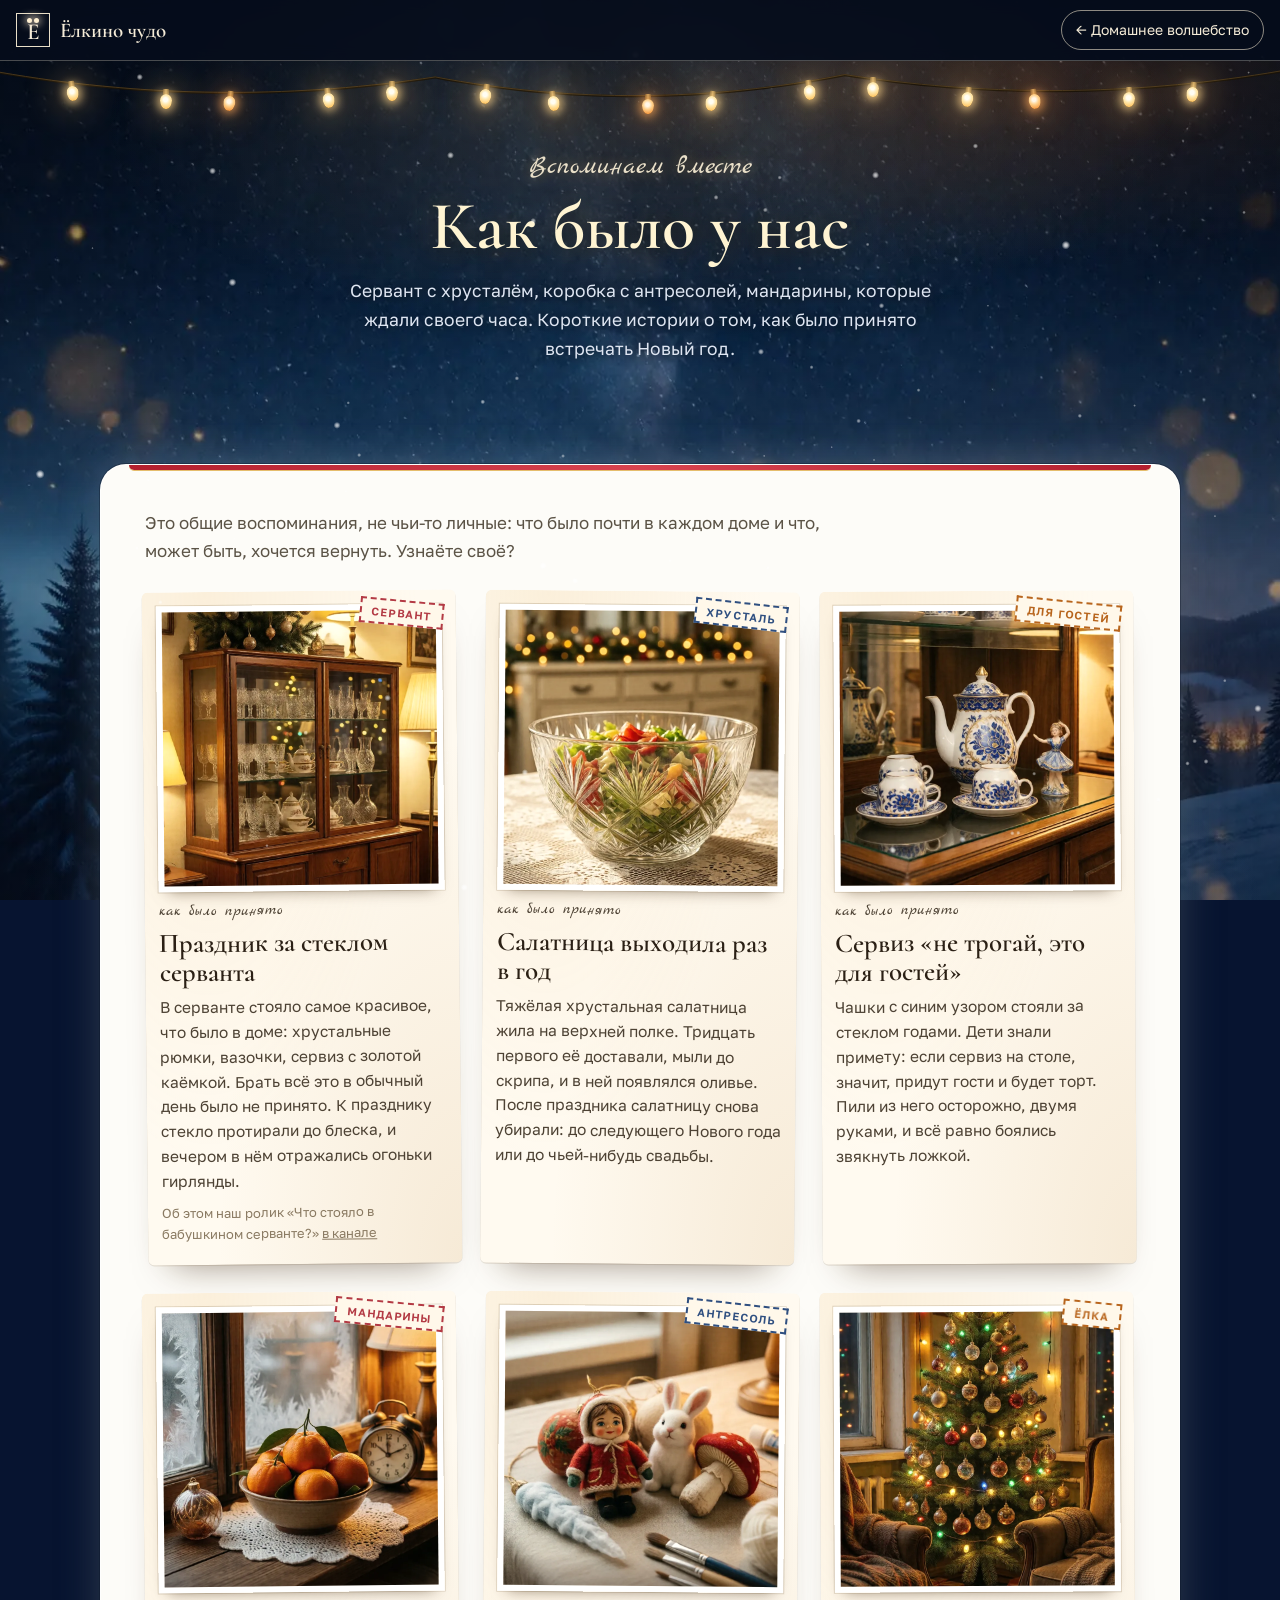
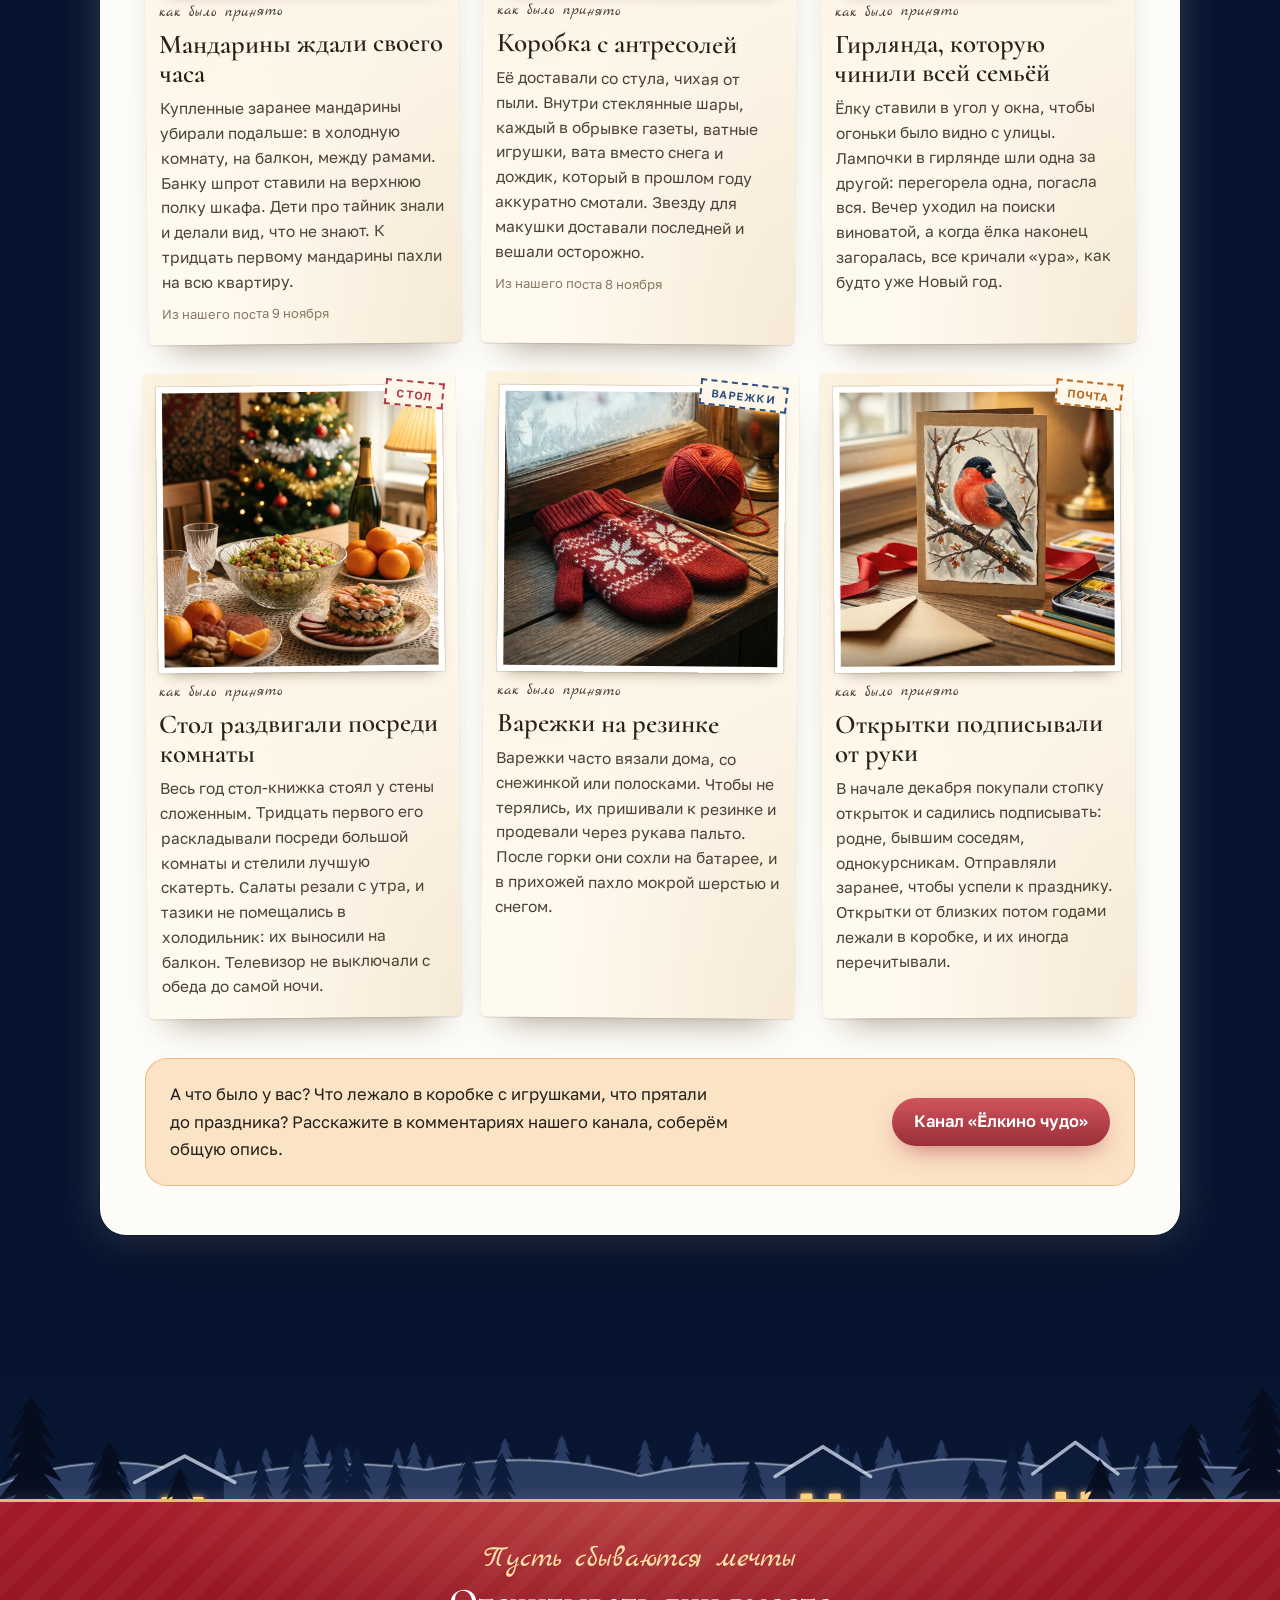
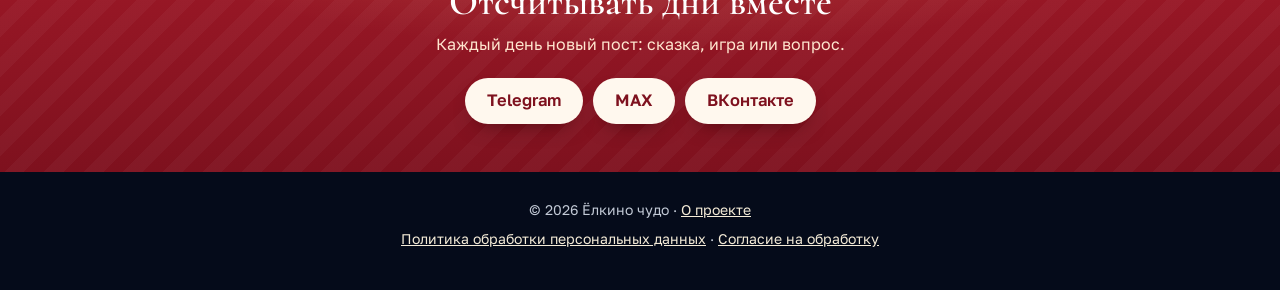
<file: kak-bylo.html>
<!doctype html>
<html lang="ru">
<head>
<meta charset="utf-8">
<meta name="viewport" content="width=device-width, initial-scale=1">
<title>Как было у нас: Новый год в детстве — Ёлкино чудо</title>
<meta name="description" content="Сервант с хрусталём, коробка с антресолей, мандарины, которые ждали праздника. Короткие тёплые истории о том, как встречали Новый год раньше.">
<meta name="theme-color" content="#0b1526">
<link rel="icon" href="favicon.ico" sizes="any">
<link rel="apple-touch-icon" href="img/apple-touch-icon.png">
<link rel="preconnect" href="https://fonts.googleapis.com">
<link rel="preconnect" href="https://fonts.gstatic.com" crossorigin>
<link rel="stylesheet" href="https://fonts.googleapis.com/css2?family=Cormorant:wght@500;600;700&family=Golos+Text:wght@400;500;600&family=Marck+Script&display=swap">
<link rel="stylesheet" href="css/page.css?v=20261110">
<link rel="stylesheet" href="css/night-pages.css?v=20261110">
<link rel="stylesheet" href="css/depth.css?v=20261111">
<link rel="stylesheet" href="css/rubriki.css?v=20261113">
</head>
<body>

<header class="pg-top">
  <a class="pg-brand" href="./"><span class="mono" aria-hidden="true"><i></i><i></i>Е</span><span>Ёлкино чудо</span></a>
  <a class="pg-back" href="./#domashnee">← Домашнее волшебство</a>
</header>

<section class="pg-hero">
  <p class="kicker" aria-hidden="true">Вспоминаем вместе</p>
  <h1>Как было у нас</h1>
  <p class="lead">Сервант с хрусталём, коробка с антресолей, мандарины, которые ждали своего часа. Короткие истории о том, как было принято встречать Новый год.</p>
</section>

<main class="pg-main">
  <div class="wrap wide">
    <p class="rb-intro">Это общие воспоминания, не чьи-то личные: что было почти в каждом доме и что, может быть, хочется вернуть. Узнаёте своё?</p>

    <div class="by-list">
      <article class="by">
        <div class="by-ph"><img src="img/bylo/servant.webp" width="900" height="900" loading="lazy" alt="Деревянный сервант с хрусталём и сервизом, наверху еловая ветка, рядом торшер"><span class="by-stamp">Сервант</span></div>
        <p class="by-k">как было принято</p>
        <h3>Праздник за стеклом серванта</h3>
        <p>В серванте стояло самое красивое, что было в доме: хрустальные рюмки, вазочки, сервиз с золотой каёмкой. Брать всё это в обычный день было не принято. К празднику стекло протирали до блеска, и вечером в нём отражались огоньки гирлянды.</p>
        <p class="by-src">Об этом наш ролик «Что стояло в бабушкином серванте?» <a href="https://t.me/elkinochudo" target="_blank" rel="noopener">в канале</a></p>
      </article>

      <article class="by">
        <div class="by-ph"><img src="img/bylo/salatnitsa.webp" width="900" height="900" loading="lazy" alt="Хрустальная салатница с салатом на кружевной скатерти"><span class="by-stamp">Хрусталь</span></div>
        <p class="by-k">как было принято</p>
        <h3>Салатница выходила раз в год</h3>
        <p>Тяжёлая хрустальная салатница жила на верхней полке. Тридцать первого её доставали, мыли до скрипа, и в ней появлялся оливье. После праздника салатницу снова убирали: до следующего Нового года или до чьей-нибудь свадьбы.</p>
      </article>

      <article class="by">
        <div class="by-ph"><img src="img/bylo/serviz.webp" width="900" height="900" loading="lazy" alt="Фарфоровый чайник и чашки с синим узором на полке серванта"><span class="by-stamp">Для гостей</span></div>
        <p class="by-k">как было принято</p>
        <h3>Сервиз «не трогай, это для гостей»</h3>
        <p>Чашки с синим узором стояли за стеклом годами. Дети знали примету: если сервиз на столе, значит, придут гости и будет торт. Пили из него осторожно, двумя руками, и всё равно боялись звякнуть ложкой.</p>
      </article>

      <article class="by">
        <div class="by-ph"><img src="img/bylo/mandariny.webp" width="900" height="900" loading="lazy" alt="Миска мандаринов на подоконнике у морозного окна, рядом будильник"><span class="by-stamp">Мандарины</span></div>
        <p class="by-k">как было принято</p>
        <h3>Мандарины ждали своего часа</h3>
        <p>Купленные заранее мандарины убирали подальше: в холодную комнату, на балкон, между рамами. Банку шпрот ставили на верхнюю полку шкафа. Дети про тайник знали и делали вид, что не знают. К тридцать первому мандарины пахли на всю квартиру.</p>
        <p class="by-src">Из нашего поста 9 ноября</p>
      </article>

      <article class="by">
        <div class="by-ph"><img src="img/bylo/korobka.webp" width="900" height="900" loading="lazy" alt="Ватные ёлочные игрушки: девочка в шубке, зайчик, грибок и сосулька"><span class="by-stamp">Антресоль</span></div>
        <p class="by-k">как было принято</p>
        <h3>Коробка с антресолей</h3>
        <p>Её доставали со стула, чихая от пыли. Внутри стеклянные шары, каждый в обрывке газеты, ватные игрушки, вата вместо снега и дождик, который в прошлом году аккуратно смотали. Звезду для макушки доставали последней и вешали осторожно.</p>
        <p class="by-src">Из нашего поста 8 ноября</p>
      </article>

      <article class="by">
        <div class="by-ph"><img src="img/bylo/dozhdik.webp" width="900" height="900" loading="lazy" alt="Ёлка с разноцветной гирляндой и шарами в углу комнаты у окна, рядом кресла"><span class="by-stamp">Ёлка</span></div>
        <p class="by-k">как было принято</p>
        <h3>Гирлянда, которую чинили всей семьёй</h3>
        <p>Ёлку ставили в угол у окна, чтобы огоньки было видно с улицы. Лампочки в гирлянде шли одна за другой: перегорела одна, погасла вся. Вечер уходил на поиски виноватой, а когда ёлка наконец загоралась, все кричали «ура», как будто уже Новый год.</p>
      </article>

      <article class="by">
        <div class="by-ph"><img src="img/bylo/stol.webp" width="900" height="900" loading="lazy" alt="Праздничный стол у ёлки: салат, мандарины, шампанское, хрустальные бокалы"><span class="by-stamp">Стол</span></div>
        <p class="by-k">как было принято</p>
        <h3>Стол раздвигали посреди комнаты</h3>
        <p>Весь год стол-книжка стоял у стены сложенным. Тридцать первого его раскладывали посреди большой комнаты и стелили лучшую скатерть. Салаты резали с утра, и тазики не помещались в холодильник: их выносили на балкон. Телевизор не выключали с обеда до самой ночи.</p>
      </article>

      <article class="by">
        <div class="by-ph"><img src="img/bylo/varezhki.webp" width="900" height="900" loading="lazy" alt="Красные вязаные варежки со снежинкой и клубок шерсти у морозного окна"><span class="by-stamp">Варежки</span></div>
        <p class="by-k">как было принято</p>
        <h3>Варежки на резинке</h3>
        <p>Варежки часто вязали дома, со снежинкой или полосками. Чтобы не терялись, их пришивали к резинке и продевали через рукава пальто. После горки они сохли на батарее, и в прихожей пахло мокрой шерстью и снегом.</p>
      </article>

      <article class="by">
        <div class="by-ph"><img src="img/bylo/otkrytka.webp" width="900" height="900" loading="lazy" alt="Новогодняя открытка со снегирём на столе, конверт, лента и краски"><span class="by-stamp">Почта</span></div>
        <p class="by-k">как было принято</p>
        <h3>Открытки подписывали от руки</h3>
        <p>В начале декабря покупали стопку открыток и садились подписывать: родне, бывшим соседям, однокурсникам. Отправляли заранее, чтобы успели к празднику. Открытки от близких потом годами лежали в коробке, и их иногда перечитывали.</p>
      </article>
    </div>

    <div class="rb-cta">
      <p>А что было у вас? Что лежало в коробке с игрушками, что прятали до праздника? Расскажите в комментариях нашего канала, соберём общую опись.</p>
      <a class="btn btn-red" href="https://t.me/elkinochudo" target="_blank" rel="noopener">Канал «Ёлкино чудо»</a>
    </div>
  </div>
</main>

<footer class="pg-foot">
  <p>© 2026 Ёлкино чудо · <a href="about.html">О проекте</a></p>
  <p><a href="politika.html">Политика обработки персональных данных</a> · <a href="soglasie.html">Согласие на обработку</a></p>
</footer>
<script src="js/night-pages.js?v=20261110" defer></script>
<script src="js/depth.js?v=20261111" defer></script>
</body>
</html>
</file>
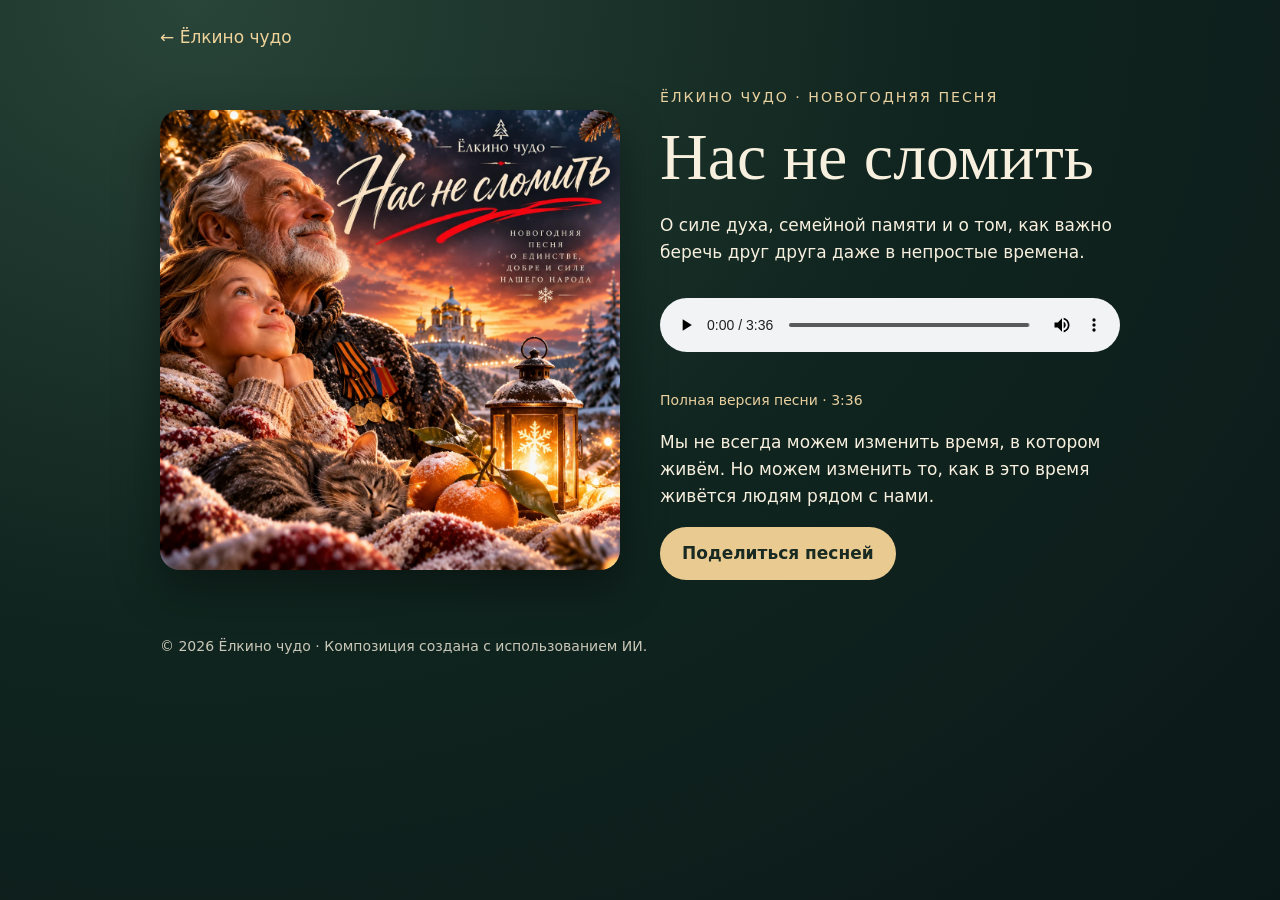
<file: nas-ne-slomit.html>
<!doctype html><html lang="ru"><head><meta charset="utf-8"><meta name="viewport" content="width=device-width,initial-scale=1"><title>Нас не сломить — Ёлкино чудо</title><meta name="description" content="Новогодняя песня о семье, надежде и единстве. Слушайте «Нас не сломить» на сайте Ёлкино чудо."><meta name="theme-color" content="#10251f"><style>*{box-sizing:border-box}body{margin:0;background:radial-gradient(ellipse at 15% 0%,#294439,#10251f 48%,#0b1818);color:#f8f0df;font:17px/1.6 system-ui,sans-serif;min-height:100vh}main{max-width:1000px;margin:auto;padding:24px 20px 56px}a{color:#eed39a}header{margin-bottom:32px}header a{text-decoration:none}article{display:grid;grid-template-columns:1fr 1fr;gap:40px;align-items:center}img{width:100%;display:block;border-radius:20px;box-shadow:0 18px 45px #0006}h1{font:500 clamp(36px,6vw,66px)/1.05 Georgia,serif;margin:12px 0 20px}small{letter-spacing:.14em;color:#ead1a0}audio{width:100%;margin:15px 0}button{background:#e9cb91;border:0;border-radius:30px;padding:13px 22px;color:#182a22;font:inherit;font-weight:600;cursor:pointer}button:focus-visible,a:focus-visible{outline:3px solid white;outline-offset:4px}footer{margin-top:38px;opacity:.8;font-size:14px}@media(max-width:700px){article{grid-template-columns:1fr;gap:24px}main{max-width:490px}header{margin-bottom:20px}}</style></head><body><main><header><a href="./">← Ёлкино чудо</a></header><article><img alt="Обложка песни Нас не сломить" src="img/nas-ne-slomit.webp"><div><small>ЁЛКИНО ЧУДО · НОВОГОДНЯЯ ПЕСНЯ</small><h1>Нас не сломить</h1><p>О силе духа, семейной памяти и о том, как важно беречь друг друга даже в непростые времена.</p><audio controls preload="none" aria-label="Слушать песню Нас не сломить" id="song"></audio><p id="audio-status" role="status" style="font-size:14px;color:#ead1a0">Загружаем песню…</p><p>Мы не всегда можем изменить время, в котором живём. Но можем изменить то, как в это время живётся людям рядом с нами.</p><button id="share" type="button">Поделиться песней</button><p id="status" role="status"></p></div></article><footer>© 2026 Ёлкино чудо · Композиция создана с использованием ИИ.</footer></main><script>document.getElementById('share').addEventListener('click',async()=>{const status=document.getElementById('status');try{if(navigator.share){await navigator.share({title:'Нас не сломить — Ёлкино чудо',url:location.href});}else{await navigator.clipboard.writeText(location.href);status.textContent='Ссылка скопирована.';}}catch(e){if(e.name!=='AbortError'){status.textContent='Скопируйте ссылку из адресной строки.';}}});</script><script>(async()=>{const p=document.getElementById('audio-status');try{const chunks=await Promise.all(Array.from({length:8},(_,i)=>fetch('audio/nas-ne-slomit/part-'+i+'.txt').then(r=>{if(!r.ok)throw Error('audio');return r.text()})));const raw=atob(chunks.map(x=>x.trim()).join(''));const bytes=Uint8Array.from(raw,c=>c.charCodeAt(0));document.getElementById('song').src=URL.createObjectURL(new Blob([bytes],{type:'audio/mp4'}));p.textContent='Полная версия песни · 3:36';}catch(e){p.textContent='Не удалось загрузить песню. Обновите страницу.';}})();</script></body></html>
</file>
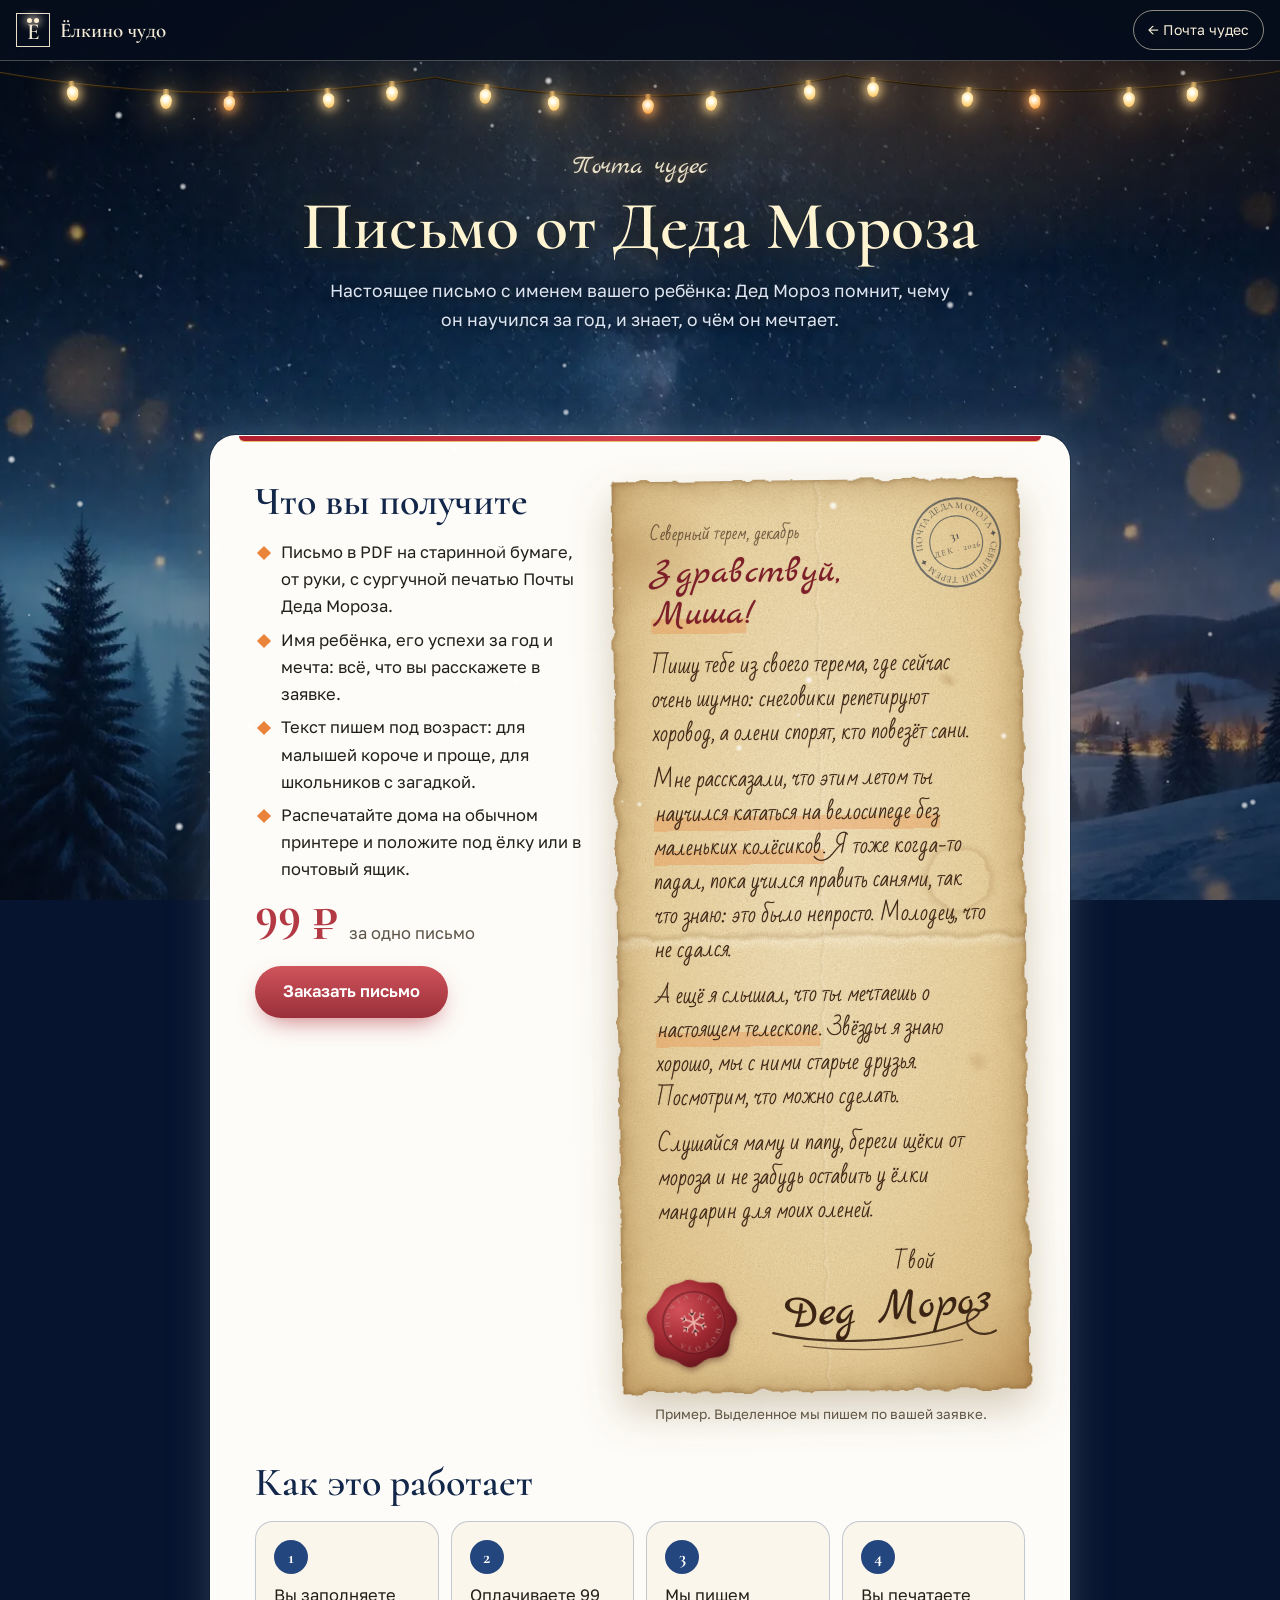
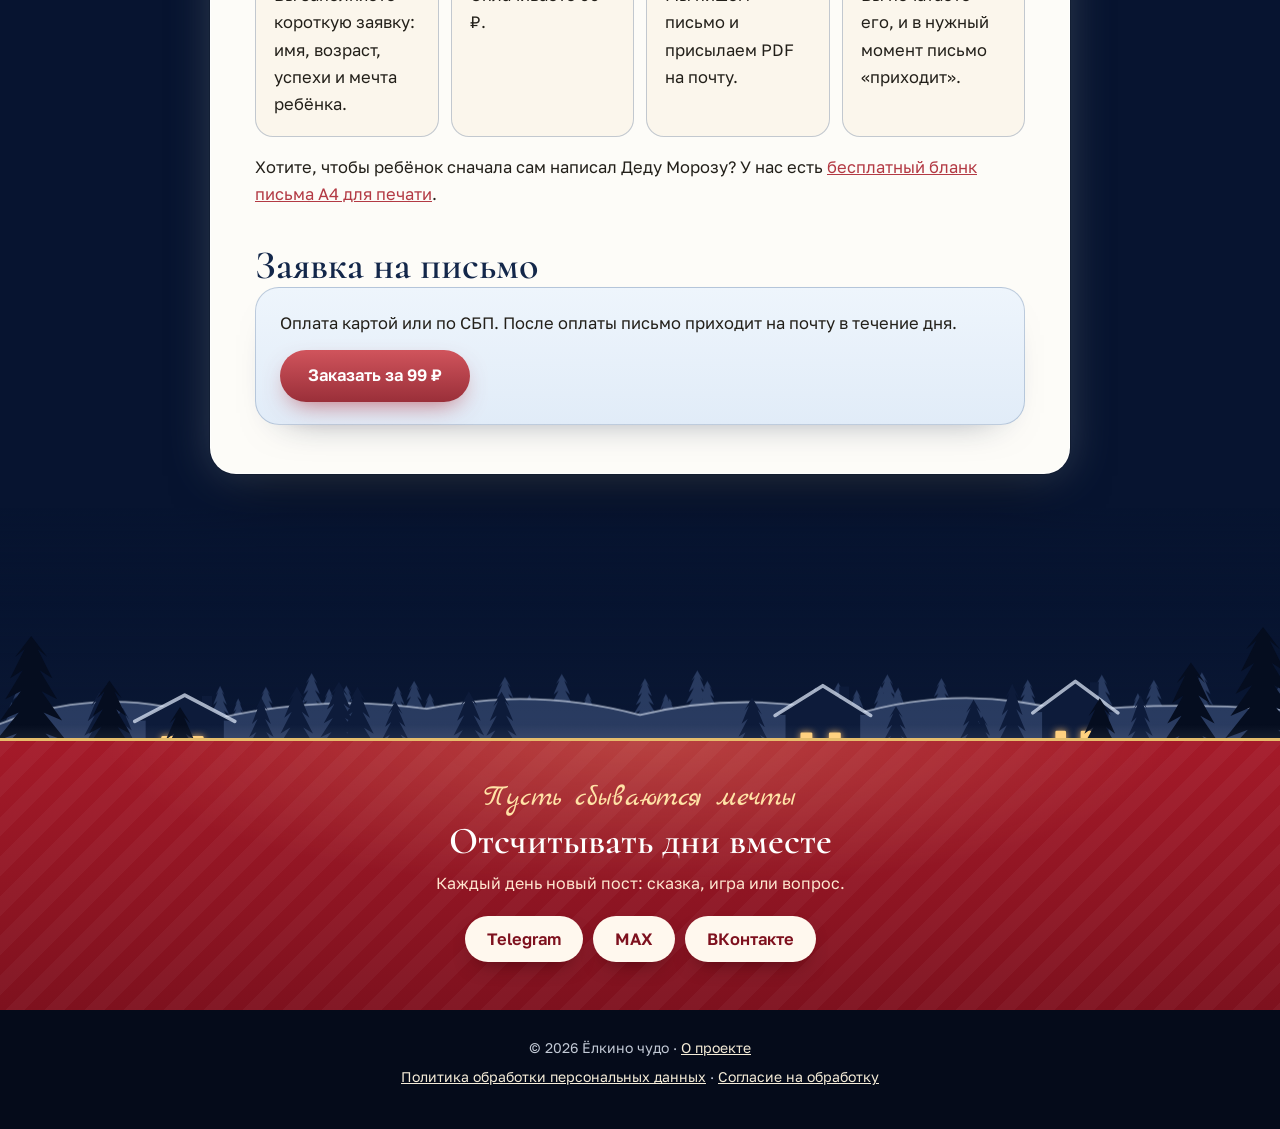
<file: pismo-deda-moroza.html>
<!doctype html>
<html lang="ru">
<head>
<meta charset="utf-8">
<meta name="viewport" content="width=device-width, initial-scale=1">
<title>Письмо от Деда Мороза с именем ребёнка — Ёлкино чудо</title>
<meta name="description" content="Именное письмо от Деда Мороза в PDF: с именем ребёнка, его успехами за год и пожеланием. Распечатайте и положите под ёлку. 99 ₽.">
<meta name="theme-color" content="#0b1526">
<link rel="icon" href="favicon.ico" sizes="any">
<link rel="apple-touch-icon" href="img/apple-touch-icon.png">
<link rel="preconnect" href="https://fonts.googleapis.com">
<link rel="preconnect" href="https://fonts.gstatic.com" crossorigin>
<link rel="stylesheet" href="https://fonts.googleapis.com/css2?family=Cormorant:wght@500;600;700&family=Golos+Text:wght@400;500;600&family=Marck+Script&family=Bad+Script&display=swap">
<link rel="stylesheet" href="css/page.css?v=20261110">
<link rel="stylesheet" href="css/night-pages.css?v=20261110">
<link rel="stylesheet" href="css/depth.css?v=20261111">
</head>
<body>

<header class="pg-top">
  <a class="pg-brand" href="./"><span class="mono" aria-hidden="true"><i></i><i></i>Е</span><span>Ёлкино чудо</span></a>
  <a class="pg-back" href="./#pochta">← Почта чудес</a>
</header>

<section class="pg-hero">
  <p class="kicker" aria-hidden="true">Почта чудес</p>
  <h1>Письмо от Деда Мороза</h1>
  <p class="lead">Настоящее письмо с именем вашего ребёнка: Дед Мороз помнит, чему он научился за год, и знает, о чём он мечтает.</p>
</section>

<main class="pg-main">
  <div class="wrap">

    <section class="blk offer">
      <div>
        <h2>Что вы получите</h2>
        <ul class="feats">
          <li>Письмо в PDF на старинной бумаге, от руки, с сургучной печатью Почты Деда Мороза.</li>
          <li>Имя ребёнка, его успехи за год и мечта: всё, что вы расскажете в заявке.</li>
          <li>Текст пишем под возраст: для малышей короче и проще, для школьников с загадкой.</li>
          <li>Распечатайте дома на обычном принтере и положите под ёлку или в почтовый ящик.</li>
        </ul>
        <div class="price"><b>99 ₽</b><span>за одно письмо</span></div>
        <p style="margin-top:18px"><a class="btn btn-red" id="hero-pay" href="#zakaz">Заказать письмо</a></p>
      </div>

      <figure style="margin:0">
        <div class="letter" aria-label="Пример письма">
          <svg width="0" height="0" style="position:absolute" aria-hidden="true" focusable="false">
            <filter id="paper-rough" x="-3%" y="-3%" width="106%" height="106%">
              <feTurbulence type="fractalNoise" baseFrequency=".045" numOctaves="3" seed="7" result="n"/>
              <feDisplacementMap in="SourceGraphic" in2="n" scale="9" xChannelSelector="R" yChannelSelector="G"/>
            </filter>
          </svg>
          <div class="paper" aria-hidden="true"></div>
          <svg class="postmark" viewBox="0 0 120 120" aria-hidden="true">
            <defs><path id="pm-c" d="M60 60m-43 0a43 43 0 1 1 86 0a43 43 0 1 1-86 0"/></defs>
            <circle cx="60" cy="60" r="55" fill="none" stroke="currentColor" stroke-width="2.4"/>
            <circle cx="60" cy="60" r="33" fill="none" stroke="currentColor" stroke-width="1.4"/>
            <text font-size="11.5" fill="currentColor"><textPath href="#pm-c" textLength="262" lengthAdjust="spacing">ПОЧТА ДЕДА МОРОЗА ✦ СЕВЕРНЫЙ ТЕРЕМ ✦</textPath></text>
            <text x="60" y="56" text-anchor="middle" font-size="15" font-weight="700" fill="currentColor">31</text>
            <text x="60" y="72" text-anchor="middle" font-size="10.5" letter-spacing="1.5" fill="currentColor">ДЕК · 2026</text>
          </svg>
          <p class="place">Северный терем, декабрь</p>
          <p class="salut">Здравствуй, <span class="nm">Миша</span>!</p>
          <p>Пишу тебе из своего терема, где сейчас очень шумно: снеговики репетируют хоровод, а олени спорят, кто повезёт сани.</p>
          <p>Мне рассказали, что этим летом ты <span class="nm">научился кататься на велосипеде без маленьких колёсиков</span>. Я тоже когда-то падал, пока учился править санями, так что знаю: это было непросто. Молодец, что не сдался.</p>
          <p>А ещё я слышал, что ты мечтаешь о <span class="nm">настоящем телескопе</span>. Звёзды я знаю хорошо, мы с ними старые друзья. Посмотрим, что можно сделать.</p>
          <p>Слушайся маму и папу, береги щёки от мороза и не забудь оставить у ёлки мандарин для моих оленей.</p>
          <div class="sign">
            <span class="sign-pre">Твой</span>
            <span class="sign-name">Дед Мороз</span>
            <svg class="flourish" viewBox="0 0 260 60" aria-hidden="true"><path d="M6 30C60 44 150 44 214 24c22-7 30-16 22-18-10-2-16 16-4 24 8 6 20 4 26 0" fill="none" stroke="currentColor" stroke-width="2.4" stroke-linecap="round" stroke-linejoin="round"/><path d="M40 45c60 8 130 6 180-5" fill="none" stroke="currentColor" stroke-width="1.4" stroke-linecap="round" opacity=".75"/></svg>
          </div>
          <svg class="seal" viewBox="0 0 120 120" aria-hidden="true">
            <defs>
              <radialGradient id="wax" cx="38%" cy="32%" r="75%"><stop offset="0" stop-color="#d4525a"/><stop offset=".55" stop-color="#9c2730"/><stop offset="1" stop-color="#5e1219"/></radialGradient>
              <path id="seal-c" d="M60 60m-30 0a30 30 0 1 1 60 0a30 30 0 1 1-60 0"/>
            </defs>
            <path d="M60 6c9 0 13 6 21 7 9 2 16 1 21 9 4 7 1 13 5 21 4 9 9 13 7 23-2 9-9 11-12 19-4 9-3 16-12 21-8 4-14 0-23 2-8 2-12 8-22 6-9-2-11-9-19-13-8-5-15-5-19-14-3-8 2-14 1-23-1-9-7-14-4-23 3-8 11-9 17-15 7-6 8-13 17-16 7-3 13 0 22-4z" fill="url(#wax)"/>
            <circle cx="60" cy="60" r="38" fill="none" stroke="#5e1219" stroke-width="3" opacity=".55"/>
            <circle cx="60" cy="60" r="37" fill="none" stroke="#e57b80" stroke-width="1" opacity=".45"/>
            <text font-size="8.6" fill="#f3c2b8" opacity=".85"><textPath href="#seal-c" textLength="182" lengthAdjust="spacing">ПОЧТА ДЕДА МОРОЗА ✦</textPath></text>
            <g stroke="#f3c2b8" stroke-width="2.2" stroke-linecap="round" opacity=".9" transform="translate(60 60)">
              <path d="M0-16V16M-14-8 14 8M-14 8 14-8"/>
              <path d="M-4-12 0-8 4-12M-4 12 0 8 4 12M-13-3-9-5-10-10M13 3 9 5 10 10M-13 3-9 5-10 10M13-3 9-5 10-10" stroke-width="1.6"/>
            </g>
          </svg>
        </div>
        <figcaption class="letter-cap">Пример. Выделенное мы пишем по вашей заявке.</figcaption>
      </figure>
    </section>

    <section class="blk">
      <h2>Как это работает</h2>
      <ol class="steps">
        <li>Вы заполняете короткую заявку: имя, возраст, успехи и мечта ребёнка.</li>
        <li>Оплачиваете 99 ₽.</li>
        <li>Мы пишем письмо и присылаем PDF на почту.</li>
        <li>Вы печатаете его, и в нужный момент письмо «приходит».</li>
      </ol>
      <p>Хотите, чтобы ребёнок сначала сам написал Деду Морозу? У нас есть <a href="pismo-dedu-morozu.html">бесплатный бланк письма A4 для печати</a>.</p>
    </section>

    <section class="blk" id="zakaz">
      <h2>Заявка на письмо</h2>
      <div class="card">
        <!-- ФОРМА-ЗАГОТОВКА. Сейчас данные НИКУДА не отправляются: при нажатии показывается заглушка.
             Перед запуском: подключить отправку (бот/сервер в РФ), оплату, уведомление РКН об обработке ПДн,
             вписать реквизиты в politika.html и soglasie.html. -->
        <div class="pay-box" id="pay-box" hidden>
          <p class="pay-note">Оплата картой или по СБП. После оплаты письмо приходит на почту в течение дня.</p>
          <p><a class="btn btn-red" id="pay-link" href="#" rel="noopener">Заказать за 99 ₽</a></p>
        </div>
        <form class="form" id="order" novalidate>
          <div class="fld"><label for="f-name">Имя ребёнка</label><input id="f-name" name="child_name" autocomplete="off" required maxlength="40" placeholder="Например, Миша"></div>
          <div class="fld"><label for="f-age">Возраст</label><input id="f-age" name="child_age" inputmode="numeric" maxlength="2" placeholder="6"></div>
          <div class="fld"><label for="f-wins">Чему научился, чем порадовал в этом году</label><textarea id="f-wins" name="wins" maxlength="500" placeholder="Научился читать, пошёл в бассейн, помогал с младшей сестрой"></textarea></div>
          <div class="fld"><label for="f-dream">О чём мечтает</label><input id="f-dream" name="dream" maxlength="120" placeholder="Телескоп, собака, поехать к морю"></div>
          <div class="fld"><label for="f-mail">Почта, на которую прислать PDF</label><input id="f-mail" name="email" type="email" autocomplete="email" maxlength="80" placeholder="name@example.ru"><small>Только для отправки письма. Рассылок не будет.</small></div>
          <label class="agree"><input type="checkbox" id="f-agree" name="consent" required>
            <span>Я даю <a href="soglasie.html" target="_blank">согласие на обработку персональных данных</a> и ознакомлен(а) с <a href="politika.html" target="_blank">политикой обработки персональных данных</a>.</span></label>
          <p><button class="btn btn-red" type="submit" id="f-send" disabled>Заказать за 99 ₽</button></p>
        </form>
        <div class="stub" id="stub" role="status" hidden>
          <h3>Скоро откроем приём заказов</h3>
          <p>Мы уже готовим бланки и печать. Пока оставьте заявку в нашем Telegram-канале, и мы напишем вам первыми, как только всё заработает. Данные из формы никуда не отправлены.</p>
          <a class="btn btn-red" href="https://t.me/elkinochudo" target="_blank" rel="noopener">Оставить заявку в Telegram</a>
        </div>
      </div>
    </section>

  </div>
</main>

<footer class="pg-foot">
  <p>© 2026 Ёлкино чудо · <a href="about.html">О проекте</a></p>
  <p><a href="politika.html">Политика обработки персональных данных</a> · <a href="soglasie.html">Согласие на обработку</a></p>
</footer>

<script>
(function () {
  // Ссылка на платёжную страницу Prodamus. Пример:
  // var PAY = 'https://pay.prodamus.ru/abc123';
  var PAY = 'https://uchetbezbuh.payform.ru/p/p6zw1u7a1a5357/';
  var f = document.getElementById('order'), cb = document.getElementById('f-agree'), btn = document.getElementById('f-send'), stub = document.getElementById('stub');
  var box = document.getElementById('pay-box'), link = document.getElementById('pay-link');
  if (PAY) {
    f.style.display = 'none';
    box.hidden = false;
    link.href = PAY;
    var hp = document.getElementById('hero-pay');
    if (hp) hp.href = PAY;
    return;
  }
  cb.addEventListener('change', function () { btn.disabled = !cb.checked; });
  f.addEventListener('submit', function (e) {
    e.preventDefault();
    if (!cb.checked) return;
    stub.hidden = false;
    stub.scrollIntoView({ behavior: 'smooth', block: 'center' });
  });
})();
</script>
<script src="js/night-pages.js?v=20261110" defer></script>
<script src="js/depth.js?v=20261111" defer></script>
</body>
</html>
</file>
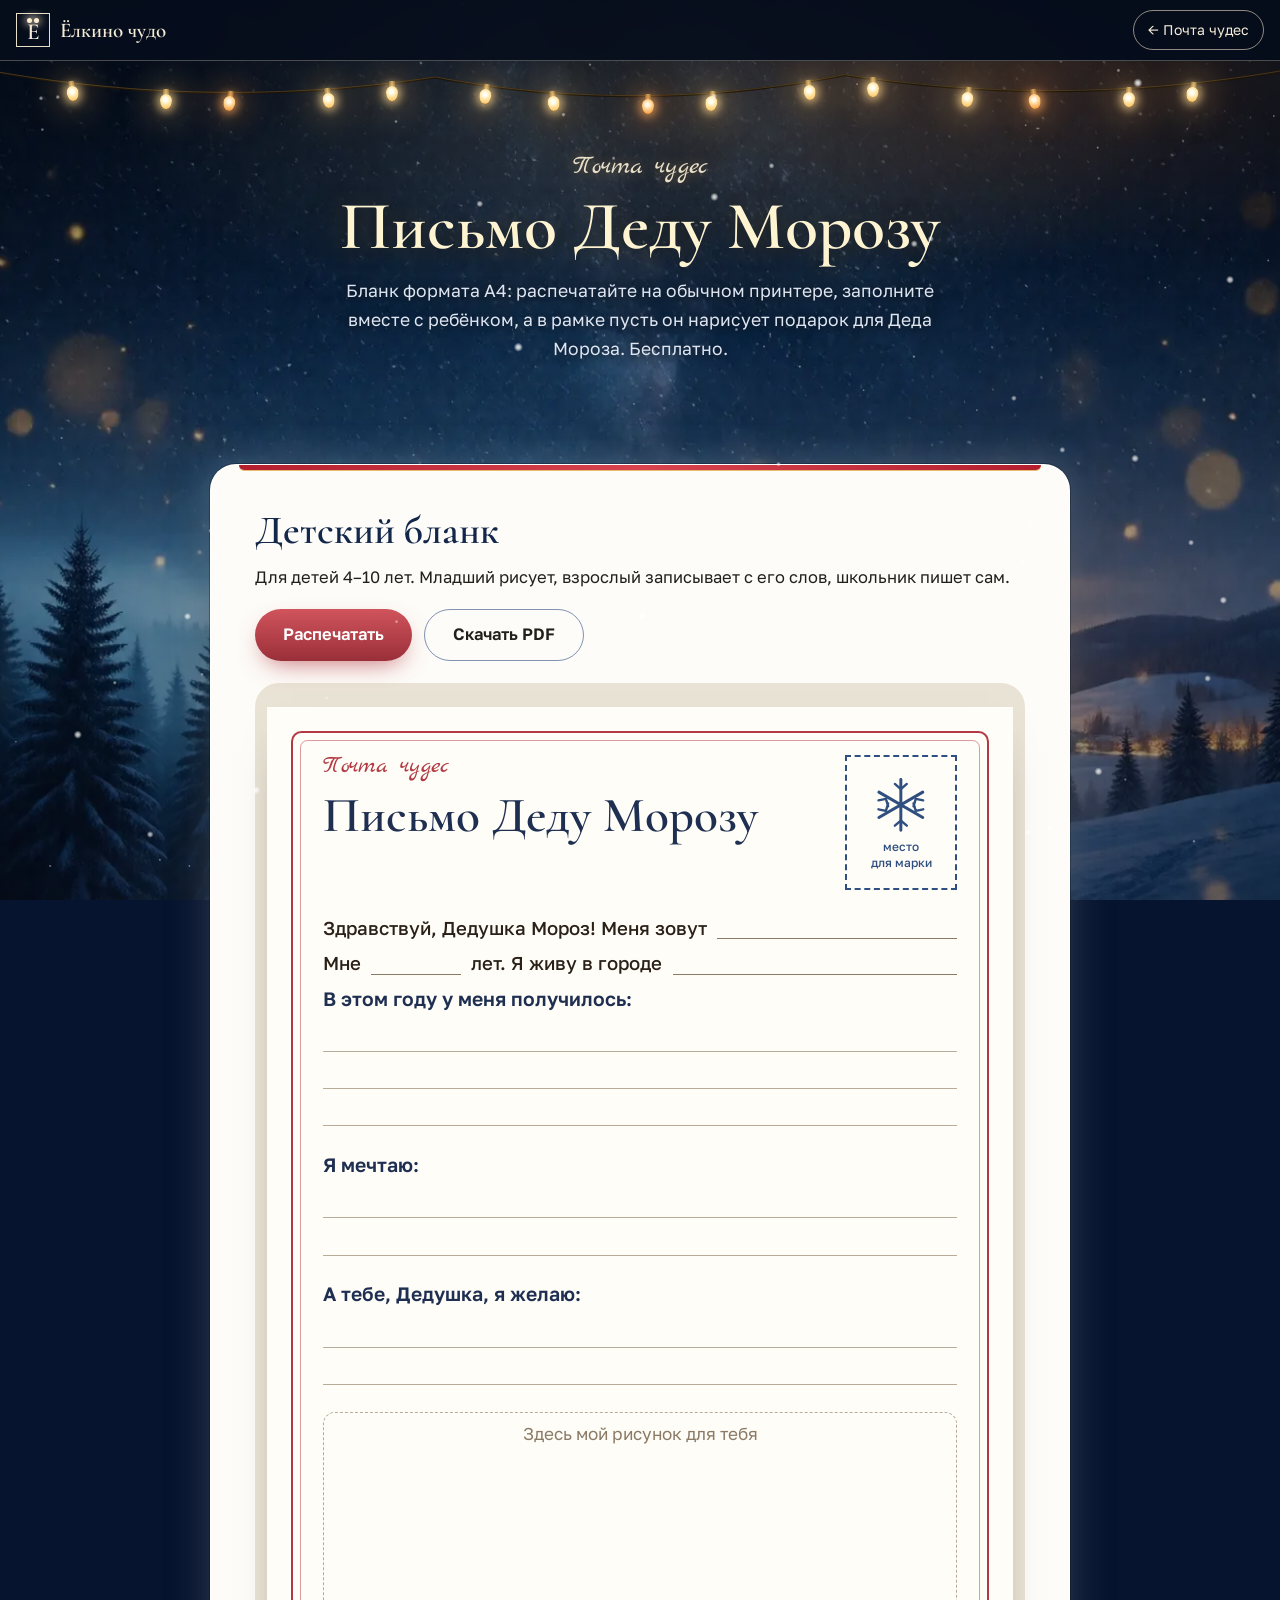
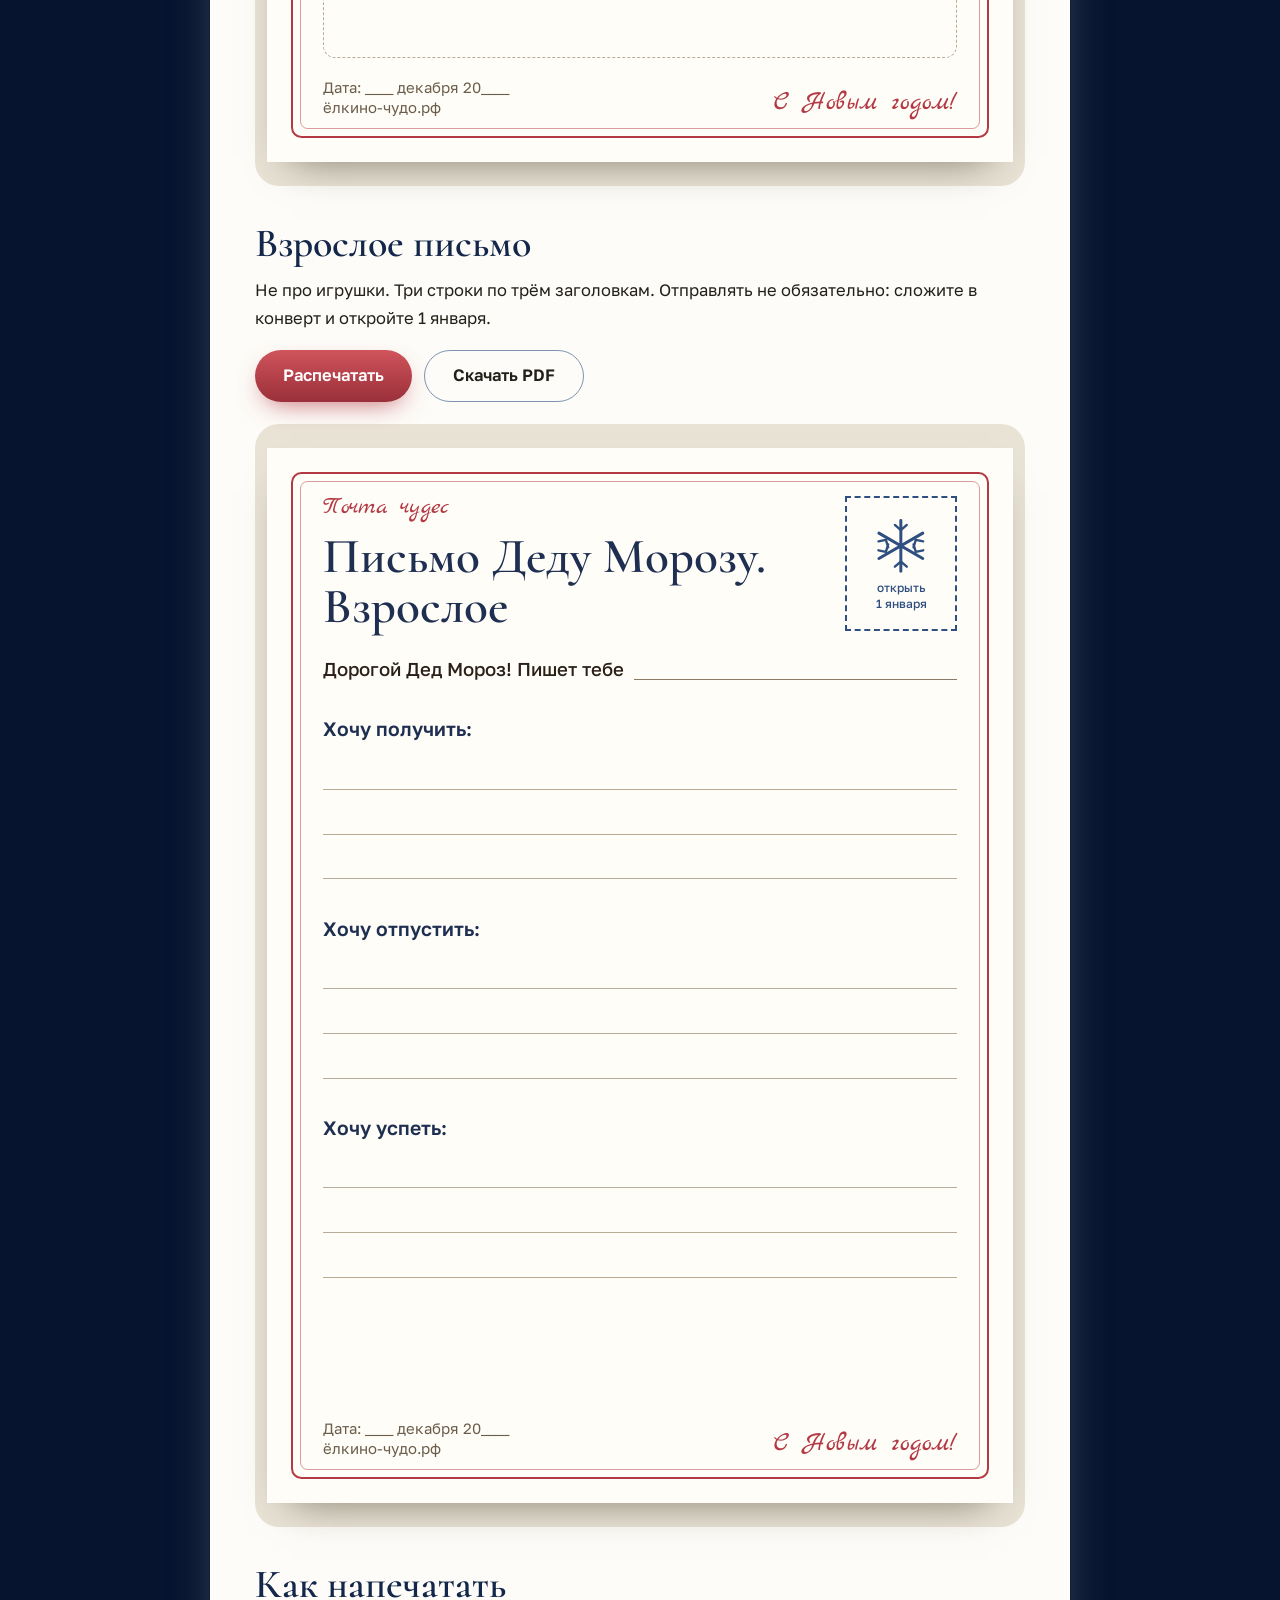
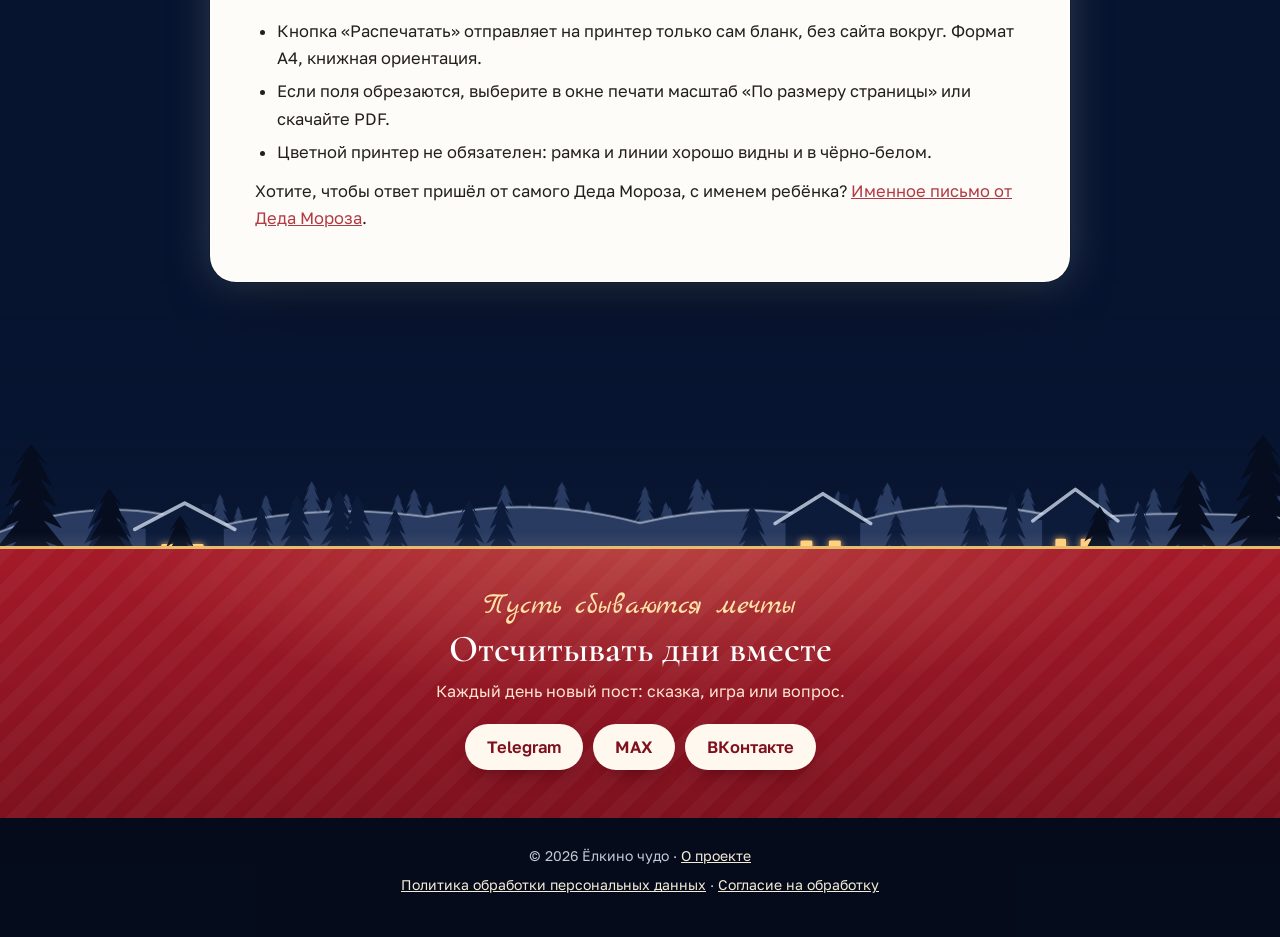
<file: pismo-dedu-morozu.html>
<!doctype html>
<html lang="ru">
<head>
<meta charset="utf-8">
<meta name="viewport" content="width=device-width, initial-scale=1">
<title>Бланк письма Деду Морозу A4 для печати — Ёлкино чудо</title>
<meta name="description" content="Бесплатный бланк письма Деду Морозу формата A4: распечатайте дома, заполните вместе с ребёнком, нарисуйте рисунок. Детский и взрослый вариант, PDF.">
<meta name="theme-color" content="#0b1526">
<link rel="icon" href="favicon.ico" sizes="any">
<link rel="apple-touch-icon" href="img/apple-touch-icon.png">
<link rel="preconnect" href="https://fonts.googleapis.com">
<link rel="preconnect" href="https://fonts.gstatic.com" crossorigin>
<link rel="stylesheet" href="https://fonts.googleapis.com/css2?family=Cormorant:wght@500;600;700&family=Golos+Text:wght@400;500;600&family=Marck+Script&display=swap">
<link rel="stylesheet" href="css/page.css?v=20261110">
<link rel="stylesheet" href="css/night-pages.css?v=20261110">
<link rel="stylesheet" href="css/depth.css?v=20261111">
<link rel="stylesheet" href="css/rubriki.css?v=20261113">
</head>
<body>

<header class="pg-top">
  <a class="pg-brand" href="./"><span class="mono" aria-hidden="true"><i></i><i></i>Е</span><span>Ёлкино чудо</span></a>
  <a class="pg-back" href="./#pochta">← Почта чудес</a>
</header>

<section class="pg-hero">
  <p class="kicker" aria-hidden="true">Почта чудес</p>
  <h1>Письмо Деду Морозу</h1>
  <p class="lead">Бланк формата A4: распечатайте на обычном принтере, заполните вместе с ребёнком, а в рамке пусть он нарисует подарок для Деда Мороза. Бесплатно.</p>
</section>

<main class="pg-main">
  <div class="wrap">

    <section class="blk">
      <h2>Детский бланк</h2>
      <p>Для детей 4–10 лет. Младший рисует, взрослый записывает с его слов, школьник пишет сам.</p>
      <div class="dl-row">
        <button class="btn btn-red" type="button" data-print="sheet-kid">Распечатать</button>
        <a class="btn btn-line" href="files/pismo-dedu-morozu-detskoe.pdf" download>Скачать PDF</a>
      </div>
      <div class="bl-wrap">
        <div class="sheet" id="sheet-kid" role="img" aria-label="Бланк письма Деду Морозу: имя, возраст, что получилось за год, мечта, рамка для рисунка">
          <span class="frame"></span>
          <div class="sheet-in">
            <div class="sh-top">
              <div><p class="sh-kick">Почта чудес</p><p class="sh-h">Письмо Деду Морозу</p></div>
              <div class="sh-stamp"><div><svg viewBox="0 0 40 40" aria-hidden="true"><path d="M20 3v34M5.3 11.5l29.4 17M5.3 28.5l29.4-17" stroke="#2f4f80" stroke-width="2" stroke-linecap="round"/><path d="M16 6l4 3.5L24 6M16 34l4-3.5 4 3.5M5 17l5-1 1.5 5M35 23l-5 1-1.5-5M5 23l5 1 1.5-5M35 17l-5-1-1.5 5" fill="none" stroke="#2f4f80" stroke-width="1.6" stroke-linecap="round"/></svg>место<br>для марки</div></div>
            </div>
            <p class="sh-row"><b>Здравствуй, Дедушка Мороз! Меня зовут</b><i></i></p>
            <p class="sh-row"><b>Мне</b><i style="flex:0 0 12cqw"></i><b>лет. Я живу в городе</b><i></i></p>
            <p class="sh-q">В этом году у меня получилось:</p>
            <div class="sh-lines"><i></i><i></i><i></i></div>
            <p class="sh-q">Я мечтаю:</p>
            <div class="sh-lines"><i></i><i></i></div>
            <p class="sh-q">А тебе, Дедушка, я желаю:</p>
            <div class="sh-lines"><i></i><i></i></div>
            <div class="sh-draw">Здесь мой рисунок для тебя</div>
            <div class="sh-foot"><span>Дата: ____ декабря 20____<br>ёлкино-чудо.рф</span><b>С Новым годом!</b></div>
          </div>
        </div>
      </div>
    </section>

    <section class="blk">
      <h2>Взрослое письмо</h2>
      <p>Не про игрушки. Три строки по трём заголовкам. Отправлять не обязательно: сложите в конверт и откройте 1 января.</p>
      <div class="dl-row">
        <button class="btn btn-red" type="button" data-print="sheet-adult">Распечатать</button>
        <a class="btn btn-line" href="files/pismo-dedu-morozu-vzrosloe.pdf" download>Скачать PDF</a>
      </div>
      <div class="bl-wrap">
        <div class="sheet sheet-adult" id="sheet-adult" role="img" aria-label="Взрослый бланк письма: хочу получить, хочу отпустить, хочу успеть">
          <span class="frame"></span>
          <div class="sheet-in">
            <div class="sh-top">
              <div><p class="sh-kick">Почта чудес</p><p class="sh-h">Письмо Деду Морозу.<br>Взрослое</p></div>
              <div class="sh-stamp"><div><svg viewBox="0 0 40 40" aria-hidden="true"><path d="M20 3v34M5.3 11.5l29.4 17M5.3 28.5l29.4-17" stroke="#2f4f80" stroke-width="2" stroke-linecap="round"/><path d="M16 6l4 3.5L24 6M16 34l4-3.5 4 3.5M5 17l5-1 1.5 5M35 23l-5 1-1.5-5M5 23l5 1 1.5-5M35 17l-5-1-1.5 5" fill="none" stroke="#2f4f80" stroke-width="1.6" stroke-linecap="round"/></svg>открыть<br>1 января</div></div>
            </div>
            <p class="sh-row"><b>Дорогой Дед Мороз! Пишет тебе</b><i></i></p>
            <p class="sh-q">Хочу получить:</p>
            <div class="sh-lines"><i></i><i></i><i></i></div>
            <p class="sh-q">Хочу отпустить:</p>
            <div class="sh-lines"><i></i><i></i><i></i></div>
            <p class="sh-q">Хочу успеть:</p>
            <div class="sh-lines"><i></i><i></i><i></i></div>
            <div class="sh-foot" style="margin-top:auto"><span>Дата: ____ декабря 20____<br>ёлкино-чудо.рф</span><b>С Новым годом!</b></div>
          </div>
        </div>
      </div>
    </section>

    <section class="blk">
      <h2>Как напечатать</h2>
      <ul>
        <li>Кнопка «Распечатать» отправляет на принтер только сам бланк, без сайта вокруг. Формат A4, книжная ориентация.</li>
        <li>Если поля обрезаются, выберите в окне печати масштаб «По размеру страницы» или скачайте PDF.</li>
        <li>Цветной принтер не обязателен: рамка и линии хорошо видны и в чёрно-белом.</li>
      </ul>
      <p>Хотите, чтобы ответ пришёл от самого Деда Мороза, с именем ребёнка? <a href="pismo-deda-moroza.html">Именное письмо от Деда Мороза</a>.</p>
    </section>

  </div>
</main>

<footer class="pg-foot">
  <p>© 2026 Ёлкино чудо · <a href="about.html">О проекте</a></p>
  <p><a href="politika.html">Политика обработки персональных данных</a> · <a href="soglasie.html">Согласие на обработку</a></p>
</footer>
<script>
document.addEventListener('click', function (e) {
  var b = e.target.closest('[data-print]'); if (!b) return;
  var r = document.getElementById('print-root');
  if (!r) { r = document.createElement('div'); r.id = 'print-root'; document.body.appendChild(r); }
  r.innerHTML = ''; r.appendChild(document.getElementById(b.getAttribute('data-print')).cloneNode(true));
  r.firstChild.removeAttribute('id');
  document.body.classList.add('printing');
  window.print();
});
window.addEventListener('afterprint', function () { document.body.classList.remove('printing'); });
</script>
<script src="js/night-pages.js?v=20261110" defer></script>
<script src="js/depth.js?v=20261111" defer></script>
</body>
</html>
</file>
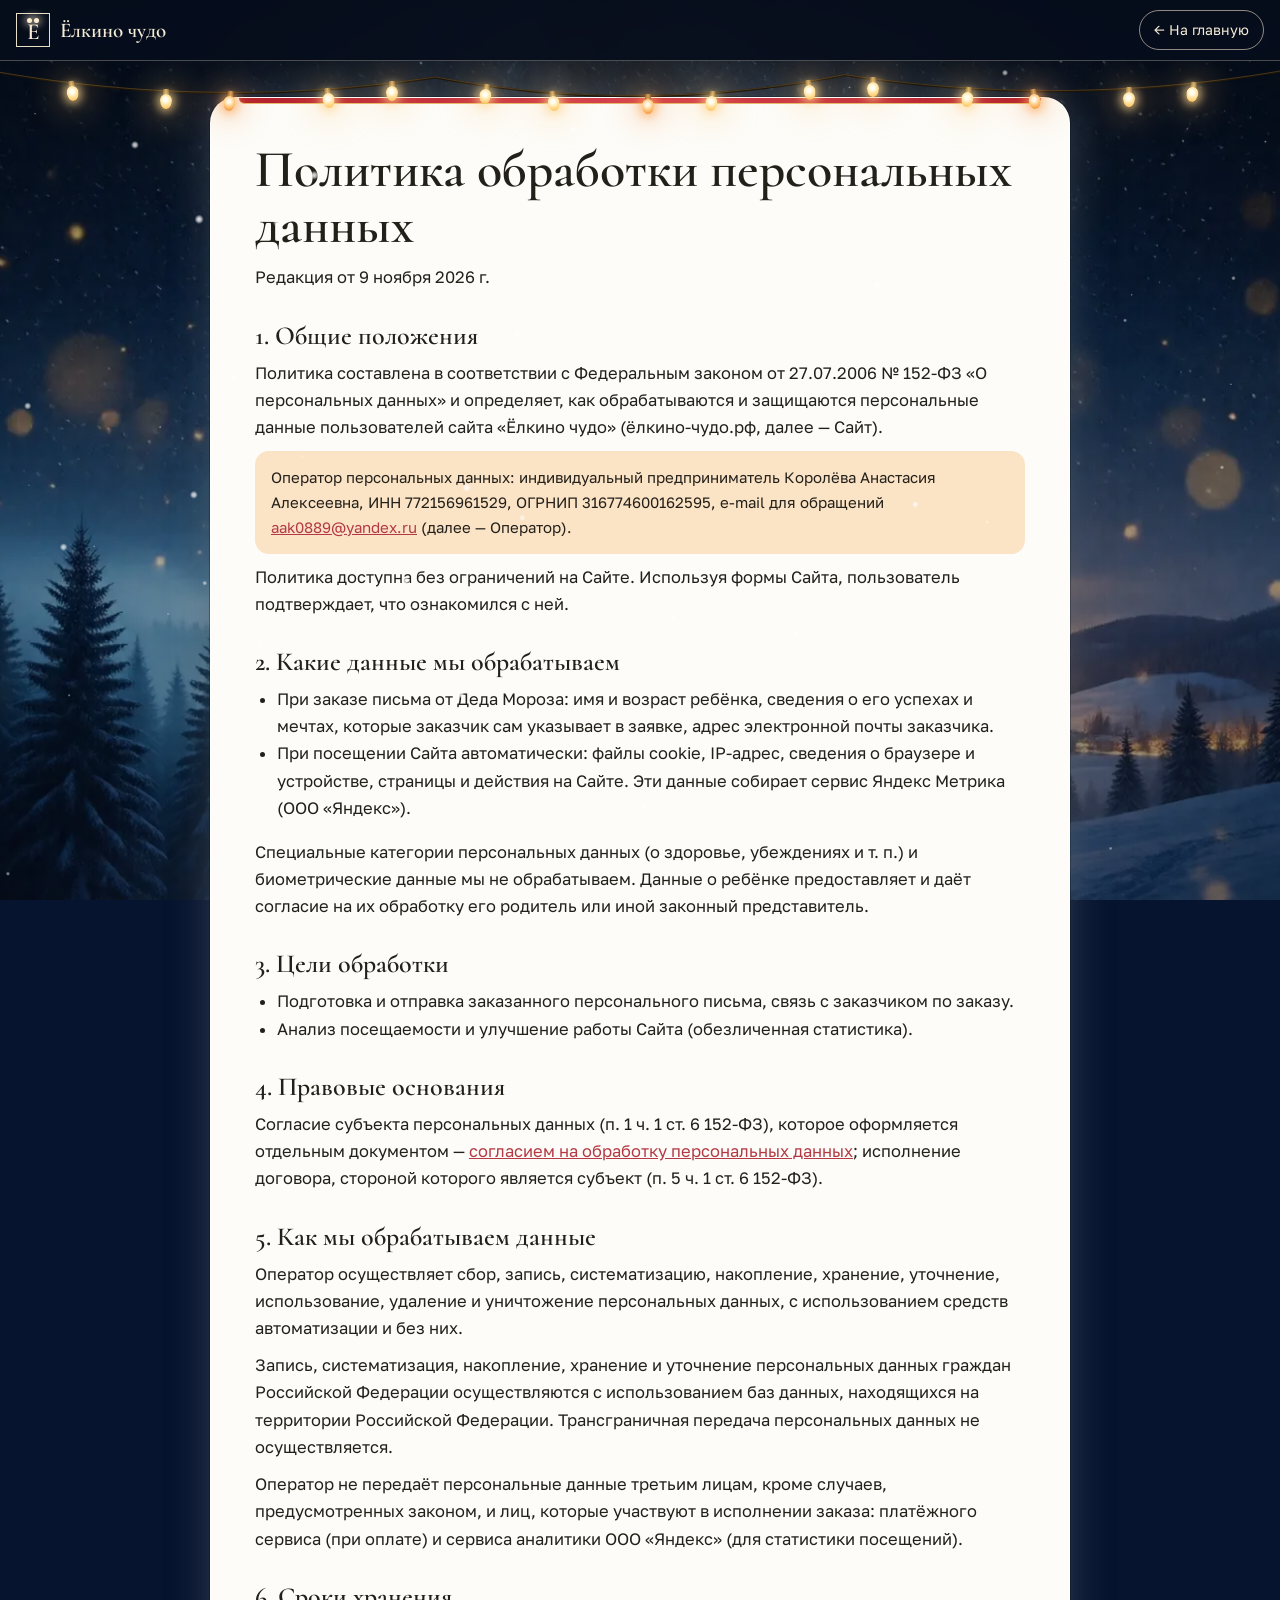
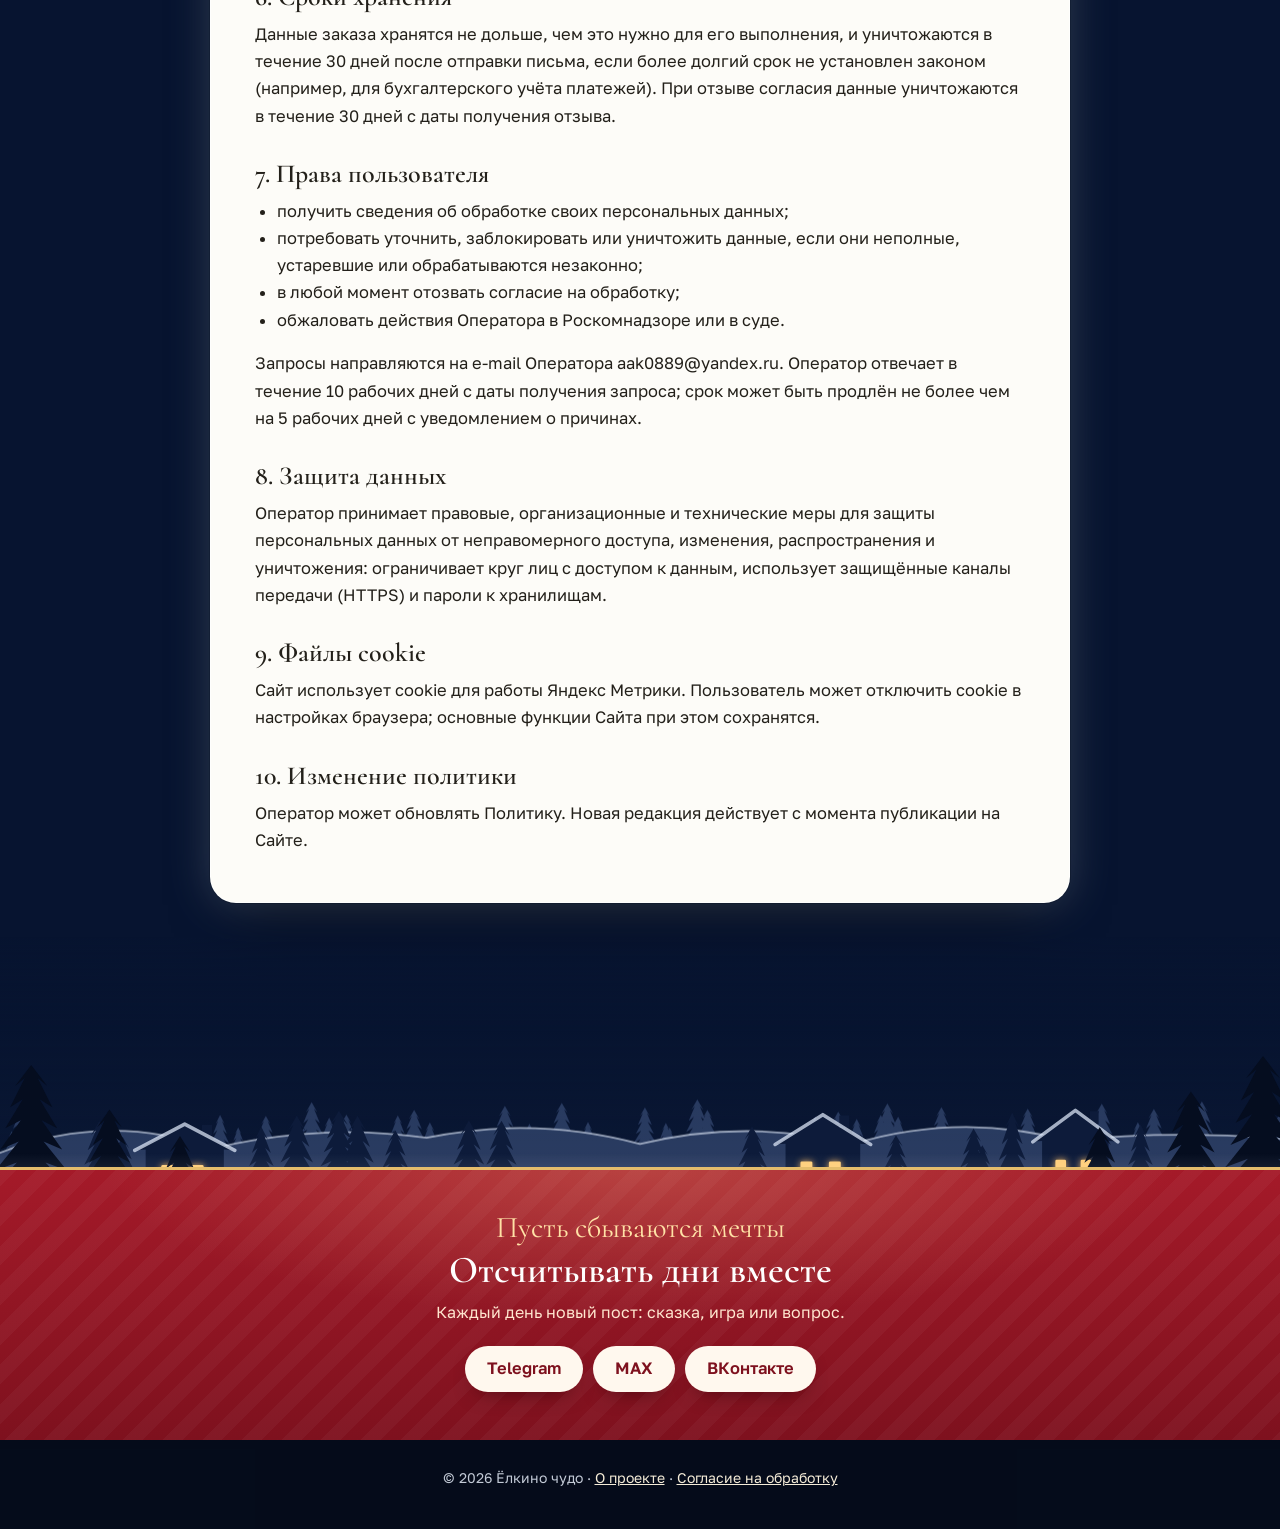
<file: politika.html>
<!doctype html>
<html lang="ru">
<head>
<meta charset="utf-8">
<meta name="viewport" content="width=device-width, initial-scale=1">
<!-- 10.11.2026: страница открыта для поисковиков по просьбе Насти (реквизиты вписаны). -->
<title>Политика обработки персональных данных — Ёлкино чудо</title>
<meta name="theme-color" content="#0b1526">
<link rel="icon" href="favicon.ico" sizes="any">
<link rel="preconnect" href="https://fonts.googleapis.com">
<link rel="preconnect" href="https://fonts.gstatic.com" crossorigin>
<link rel="stylesheet" href="https://fonts.googleapis.com/css2?family=Cormorant:wght@500;600;700&family=Golos+Text:wght@400;500;600&display=swap">
<link rel="stylesheet" href="css/page.css?v=20261110">
<link rel="stylesheet" href="css/night-pages.css?v=20261110">
<link rel="stylesheet" href="css/depth.css?v=20261111">
</head>
<body>

<header class="pg-top">
  <a class="pg-brand" href="./"><span class="mono" aria-hidden="true"><i></i><i></i>Е</span><span>Ёлкино чудо</span></a>
  <a class="pg-back" href="./">← На главную</a>
</header>

<main class="pg-main">
  <div class="wrap legal">
    <h1 style="font-size:clamp(34px,6vw,52px)">Политика обработки персональных данных</h1>
    <p>Редакция от 9 ноября 2026 г.</p>

    <h2>1. Общие положения</h2>
    <p>Политика составлена в соответствии с Федеральным законом от 27.07.2006 № 152-ФЗ «О персональных данных» и определяет, как обрабатываются и защищаются персональные данные пользователей сайта «Ёлкино чудо» (ёлкино-чудо.рф, далее — Сайт).</p>
    <p class="req">Оператор персональных данных: индивидуальный предприниматель Королёва Анастасия Алексеевна, ИНН 772156961529, ОГРНИП 316774600162595, e-mail для обращений <a href="mailto:aak0889@yandex.ru">aak0889@yandex.ru</a> (далее — Оператор).</p>
    <p>Политика доступна без ограничений на Сайте. Используя формы Сайта, пользователь подтверждает, что ознакомился с ней.</p>

    <h2>2. Какие данные мы обрабатываем</h2>
    <ul>
      <li>При заказе письма от Деда Мороза: имя и возраст ребёнка, сведения о его успехах и мечтах, которые заказчик сам указывает в заявке, адрес электронной почты заказчика.</li>
      <li>При посещении Сайта автоматически: файлы cookie, IP-адрес, сведения о браузере и устройстве, страницы и действия на Сайте. Эти данные собирает сервис Яндекс Метрика (ООО «Яндекс»).</li>
    </ul>
    <p>Специальные категории персональных данных (о здоровье, убеждениях и т. п.) и биометрические данные мы не обрабатываем. Данные о ребёнке предоставляет и даёт согласие на их обработку его родитель или иной законный представитель.</p>

    <h2>3. Цели обработки</h2>
    <ul>
      <li>Подготовка и отправка заказанного персонального письма, связь с заказчиком по заказу.</li>
      <li>Анализ посещаемости и улучшение работы Сайта (обезличенная статистика).</li>
    </ul>

    <h2>4. Правовые основания</h2>
    <p>Согласие субъекта персональных данных (п. 1 ч. 1 ст. 6 152-ФЗ), которое оформляется отдельным документом — <a href="soglasie.html">согласием на обработку персональных данных</a>; исполнение договора, стороной которого является субъект (п. 5 ч. 1 ст. 6 152-ФЗ).</p>

    <h2>5. Как мы обрабатываем данные</h2>
    <p>Оператор осуществляет сбор, запись, систематизацию, накопление, хранение, уточнение, использование, удаление и уничтожение персональных данных, с использованием средств автоматизации и без них.</p>
    <p>Запись, систематизация, накопление, хранение и уточнение персональных данных граждан Российской Федерации осуществляются с использованием баз данных, находящихся на территории Российской Федерации. Трансграничная передача персональных данных не осуществляется.</p>
    <p>Оператор не передаёт персональные данные третьим лицам, кроме случаев, предусмотренных законом, и лиц, которые участвуют в исполнении заказа: платёжного сервиса (при оплате) и сервиса аналитики ООО «Яндекс» (для статистики посещений).</p>

    <h2>6. Сроки хранения</h2>
    <p>Данные заказа хранятся не дольше, чем это нужно для его выполнения, и уничтожаются в течение 30 дней после отправки письма, если более долгий срок не установлен законом (например, для бухгалтерского учёта платежей). При отзыве согласия данные уничтожаются в течение 30 дней с даты получения отзыва.</p>

    <h2>7. Права пользователя</h2>
    <ul>
      <li>получить сведения об обработке своих персональных данных;</li>
      <li>потребовать уточнить, заблокировать или уничтожить данные, если они неполные, устаревшие или обрабатываются незаконно;</li>
      <li>в любой момент отозвать согласие на обработку;</li>
      <li>обжаловать действия Оператора в Роскомнадзоре или в суде.</li>
    </ul>
    <p>Запросы направляются на e-mail Оператора aak0889@yandex.ru. Оператор отвечает в течение 10 рабочих дней с даты получения запроса; срок может быть продлён не более чем на 5 рабочих дней с уведомлением о причинах.</p>

    <h2>8. Защита данных</h2>
    <p>Оператор принимает правовые, организационные и технические меры для защиты персональных данных от неправомерного доступа, изменения, распространения и уничтожения: ограничивает круг лиц с доступом к данным, использует защищённые каналы передачи (HTTPS) и пароли к хранилищам.</p>

    <h2>9. Файлы cookie</h2>
    <p>Сайт использует cookie для работы Яндекс Метрики. Пользователь может отключить cookie в настройках браузера; основные функции Сайта при этом сохранятся.</p>

    <h2>10. Изменение политики</h2>
    <p>Оператор может обновлять Политику. Новая редакция действует с момента публикации на Сайте.</p>
  </div>
</main>

<footer class="pg-foot">
  <p>© 2026 Ёлкино чудо · <a href="about.html">О проекте</a> · <a href="soglasie.html">Согласие на обработку</a></p>
</footer>
<script src="js/night-pages.js?v=20261110" defer></script>
<script src="js/depth.js?v=20261111" defer></script>
</body>
</html>
</file>
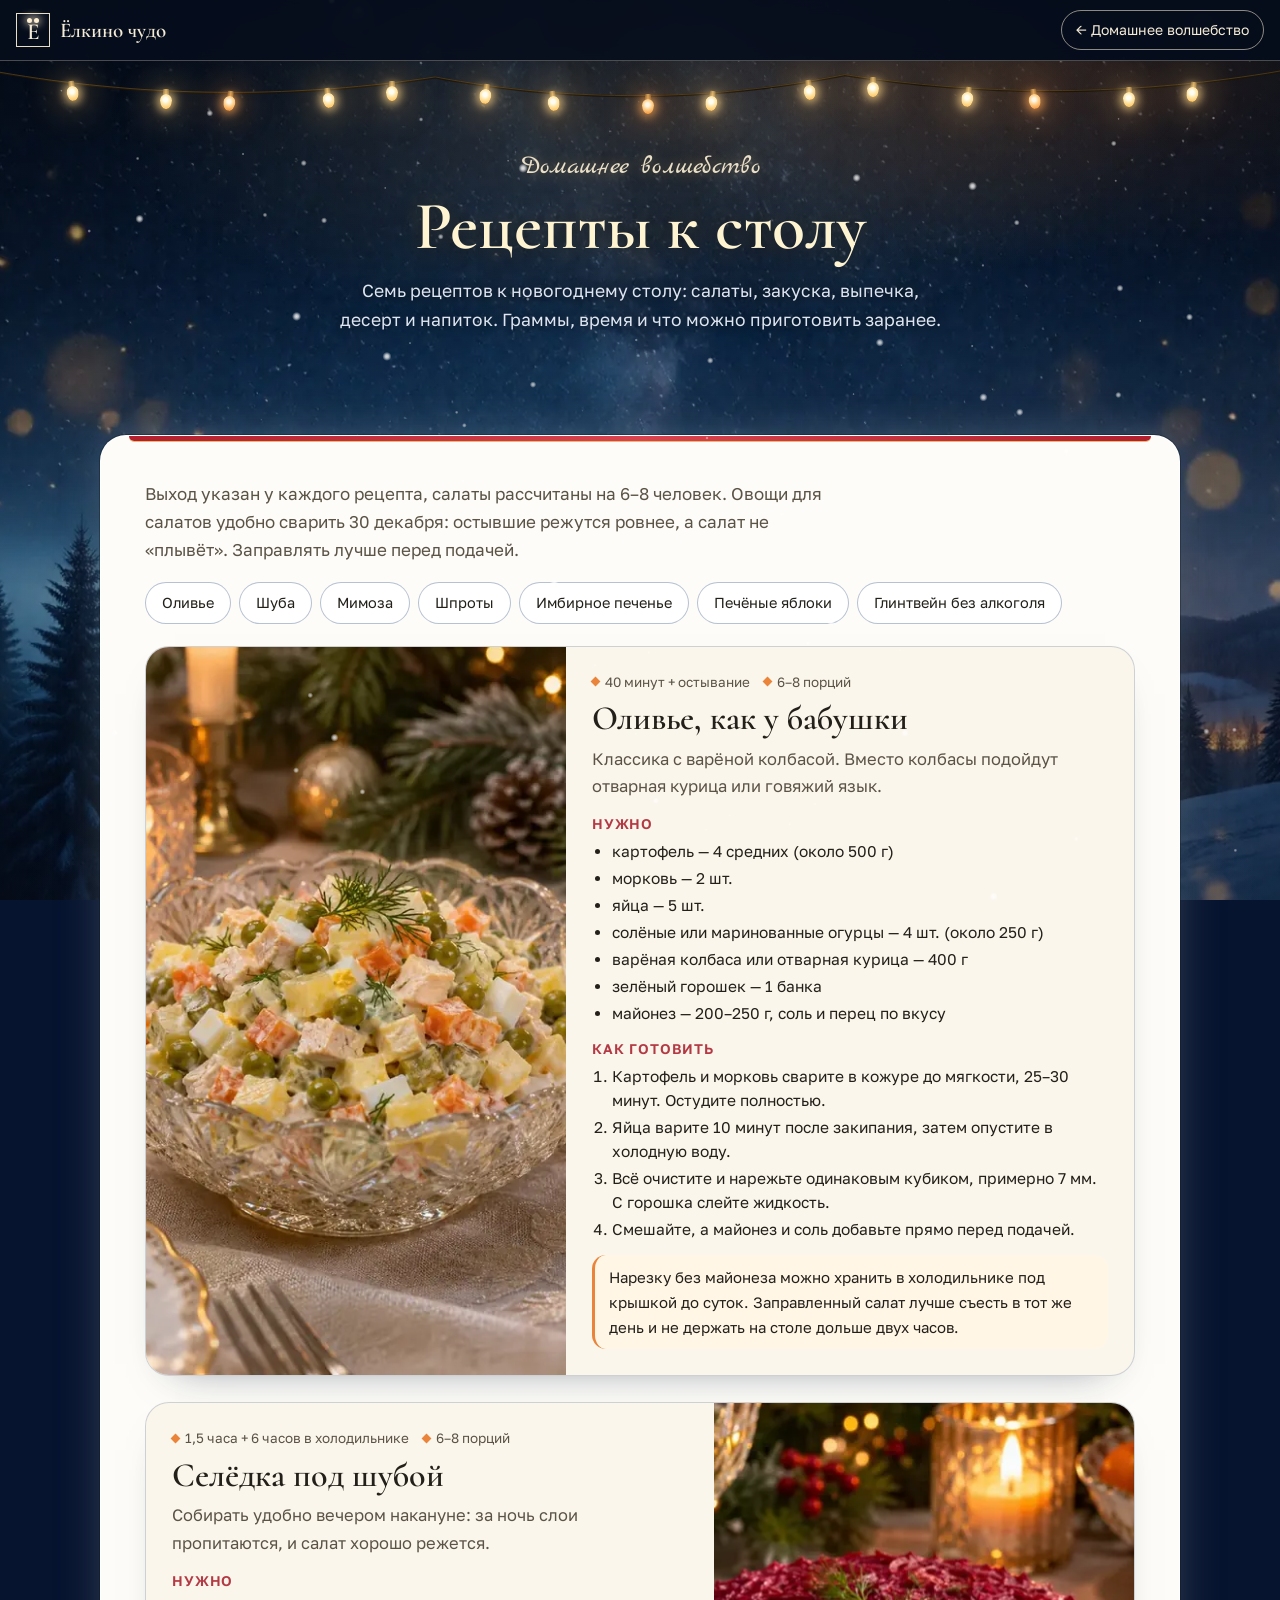
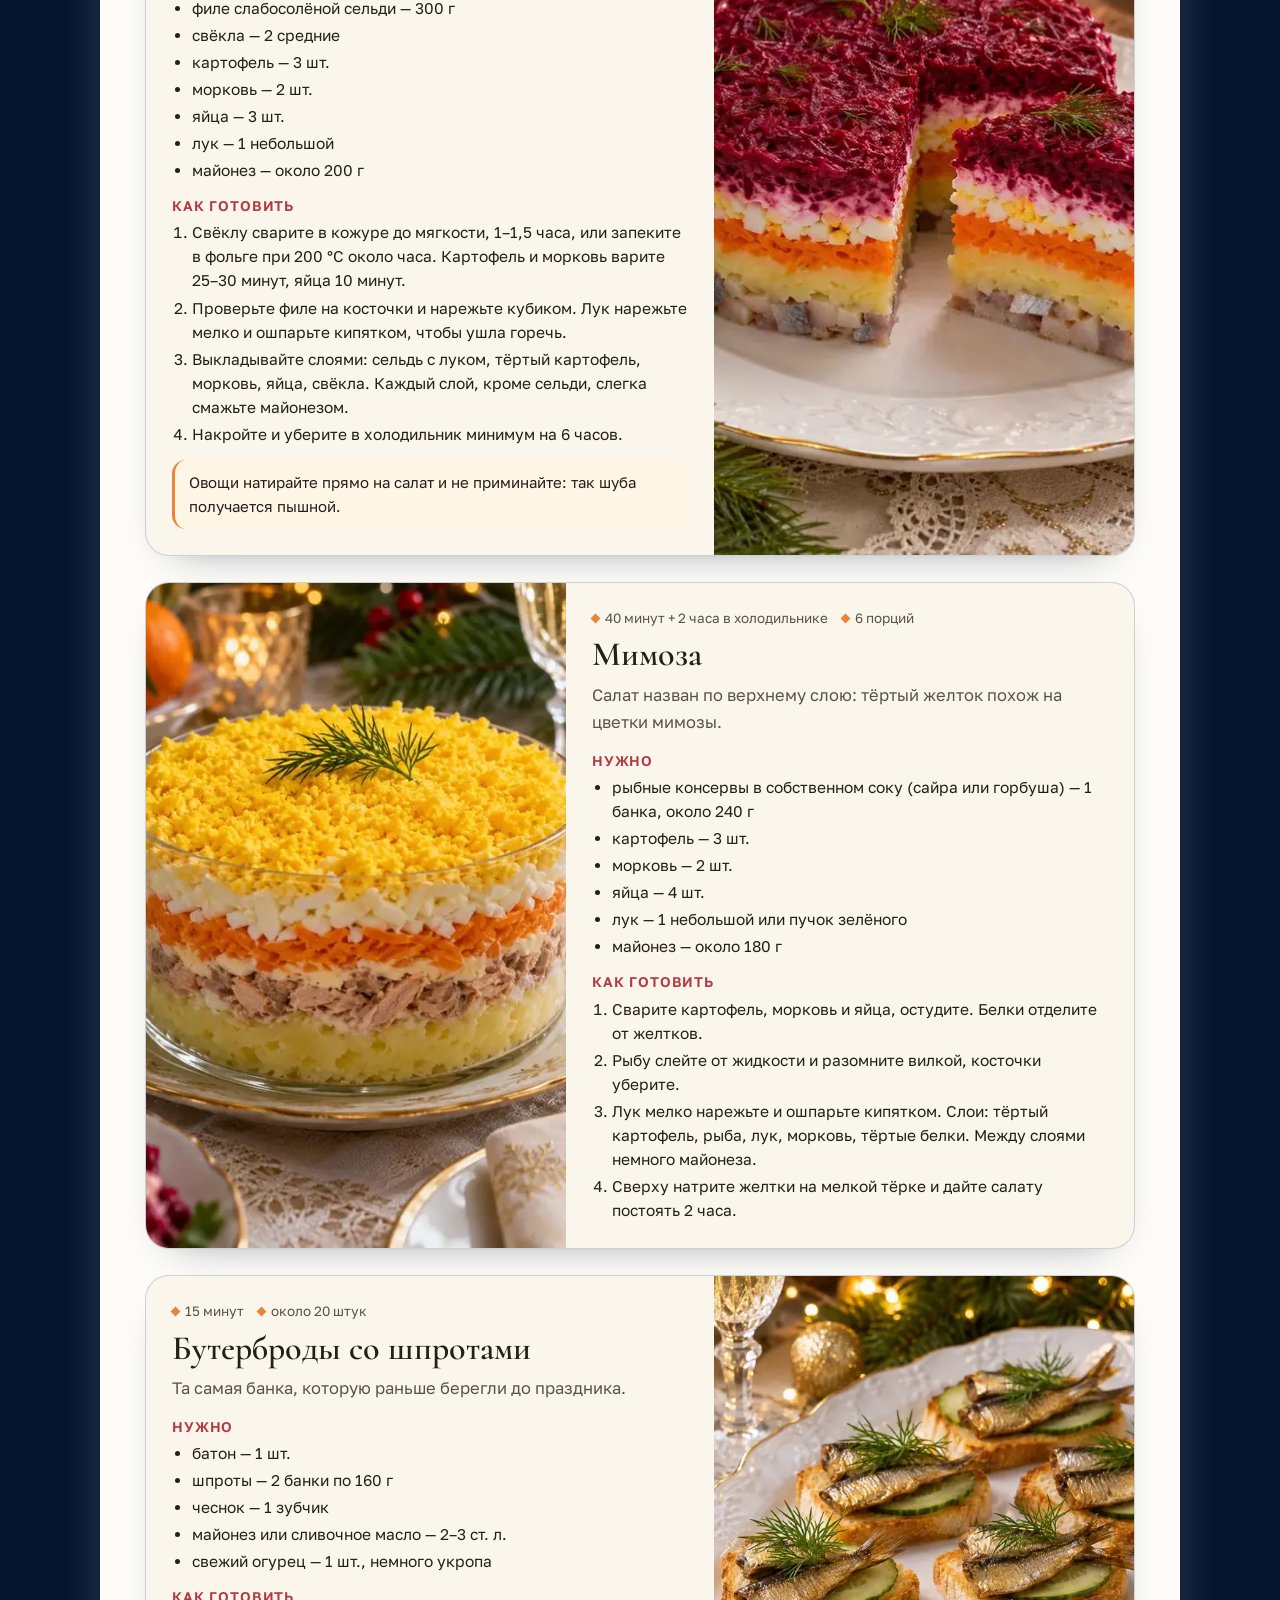
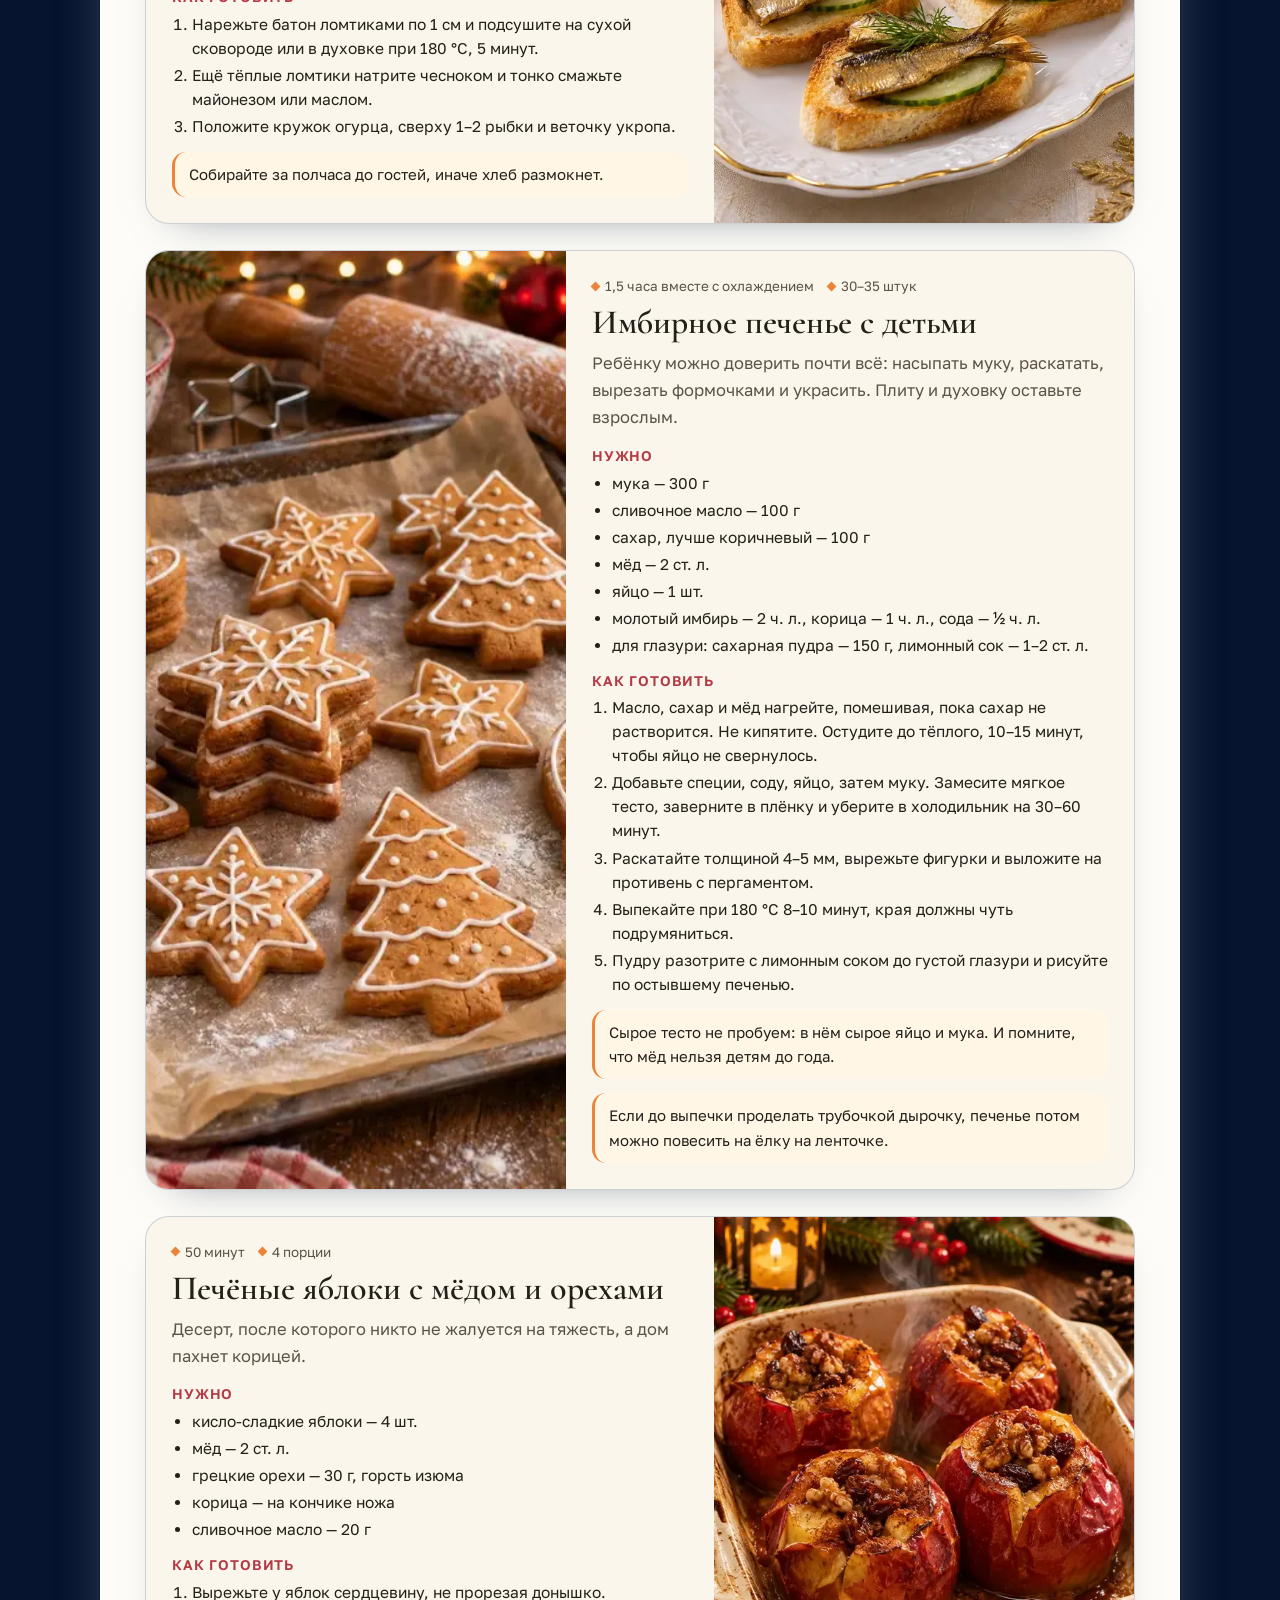
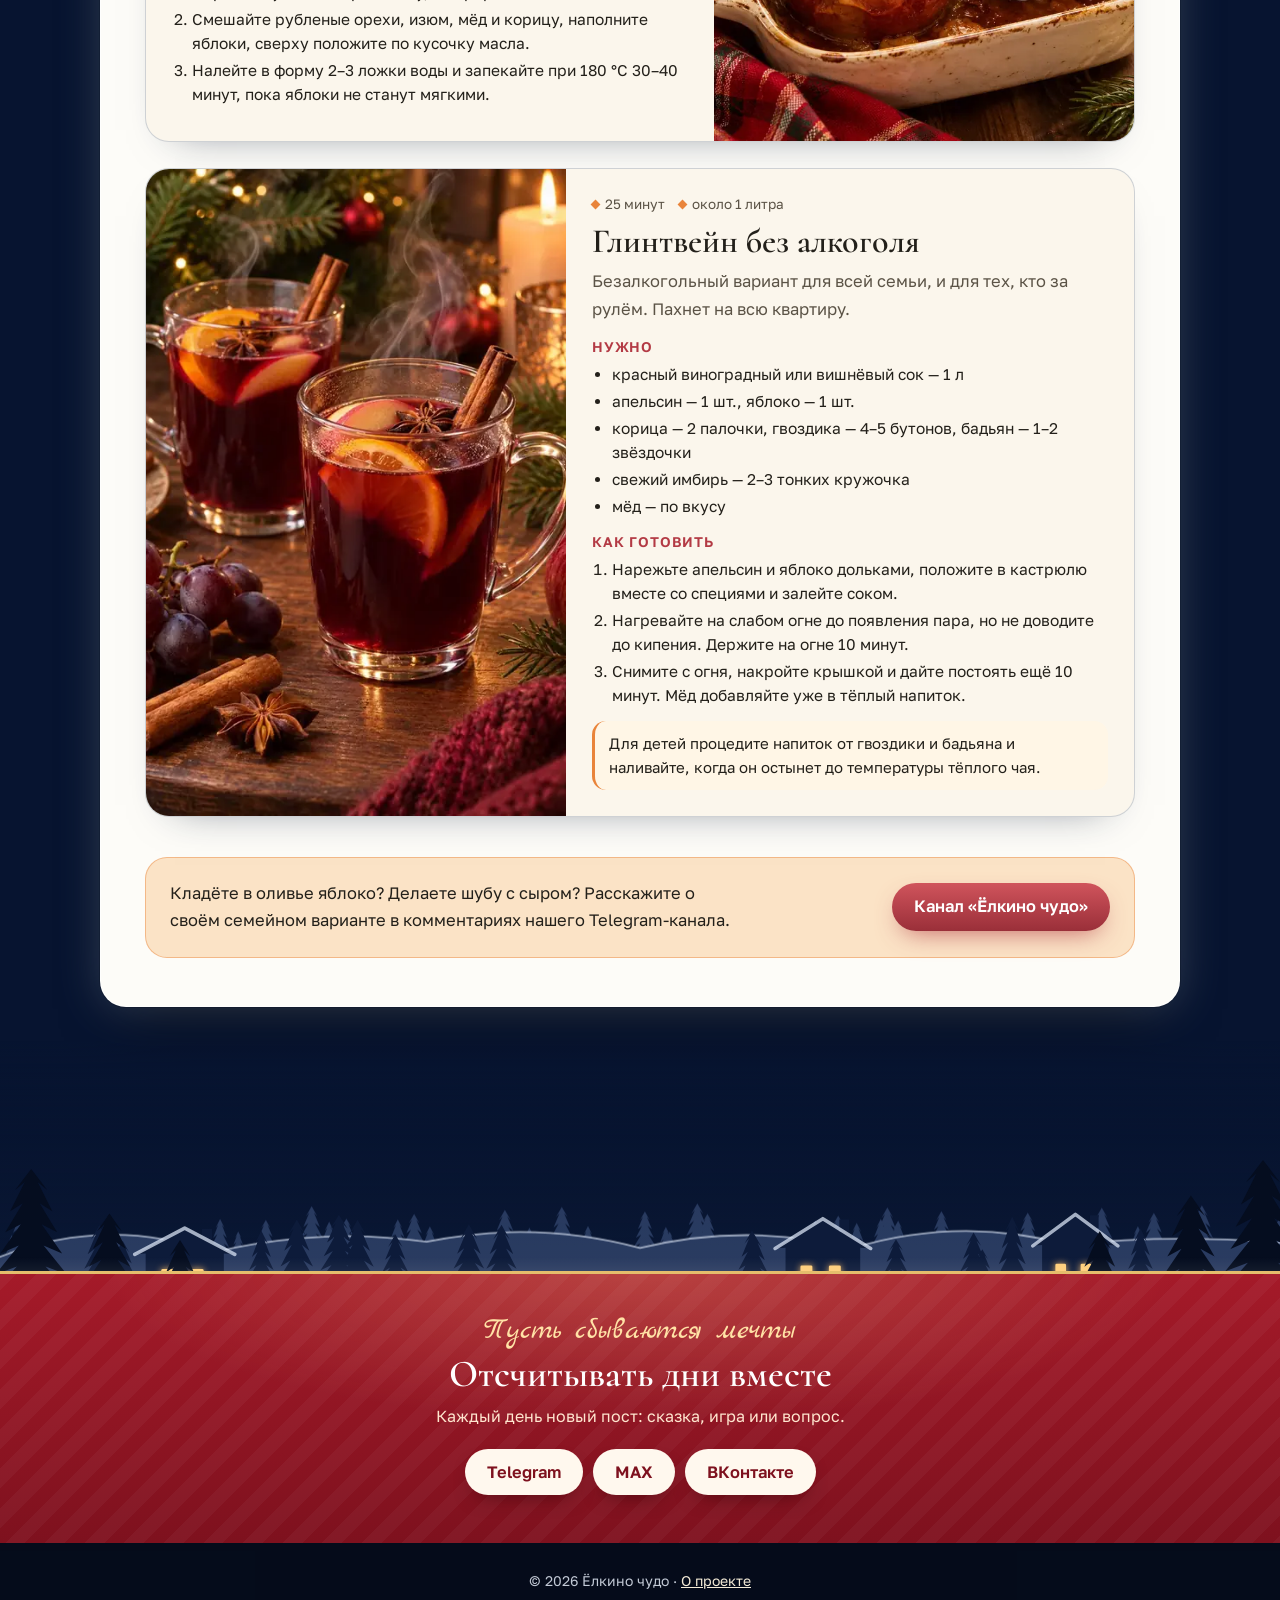
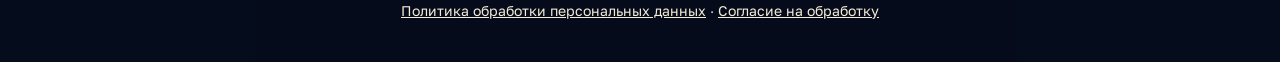
<file: recepty.html>
<!doctype html>
<html lang="ru">
<head>
<meta charset="utf-8">
<meta name="viewport" content="width=device-width, initial-scale=1">
<title>Рецепты к новогоднему столу — Ёлкино чудо</title>
<meta name="description" content="Семь проверенных рецептов к Новому году: оливье, селёдка под шубой, мимоза, бутерброды со шпротами, имбирное печенье с детьми, печёные яблоки и безалкогольный глинтвейн.">
<meta name="theme-color" content="#0b1526">
<link rel="icon" href="favicon.ico" sizes="any">
<link rel="apple-touch-icon" href="img/apple-touch-icon.png">
<link rel="preconnect" href="https://fonts.googleapis.com">
<link rel="preconnect" href="https://fonts.gstatic.com" crossorigin>
<link rel="stylesheet" href="https://fonts.googleapis.com/css2?family=Cormorant:wght@500;600;700&family=Golos+Text:wght@400;500;600&family=Marck+Script&display=swap">
<link rel="stylesheet" href="css/page.css?v=20261110">
<link rel="stylesheet" href="css/night-pages.css?v=20261110">
<link rel="stylesheet" href="css/depth.css?v=20261111">
<link rel="stylesheet" href="css/rubriki.css?v=20261113">
</head>
<body>

<header class="pg-top">
  <a class="pg-brand" href="./"><span class="mono" aria-hidden="true"><i></i><i></i>Е</span><span>Ёлкино чудо</span></a>
  <a class="pg-back" href="./#domashnee">← Домашнее волшебство</a>
</header>

<section class="pg-hero">
  <p class="kicker" aria-hidden="true">Домашнее волшебство</p>
  <h1>Рецепты к столу</h1>
  <p class="lead">Семь рецептов к новогоднему столу: салаты, закуска, выпечка, десерт и напиток. Граммы, время и что можно приготовить заранее.</p>
</section>

<main class="pg-main">
  <div class="wrap wide">
    <p class="rb-intro">Выход указан у каждого рецепта, салаты рассчитаны на 6–8 человек. Овощи для салатов удобно сварить 30 декабря: остывшие режутся ровнее, а салат не «плывёт». Заправлять лучше перед подачей.</p>
    <nav class="rb-nav" aria-label="Рецепты на странице">
      <a href="#olivie">Оливье</a><a href="#shuba">Шуба</a><a href="#mimoza">Мимоза</a><a href="#shproty">Шпроты</a><a href="#pechenie">Имбирное печенье</a><a href="#yabloki">Печёные яблоки</a><a href="#glintvein">Глинтвейн без алкоголя</a>
    </nav>

    <div class="rc-list">
      <article class="rc" id="olivie">
        <img class="rc-img" src="img/recepty/olivie.webp" width="720" height="900" loading="lazy" alt="Оливье в хрустальной салатнице на кружевной скатерти">
        <div class="rc-b">
          <p class="rc-k"><span>40 минут + остывание</span><span>6–8 порций</span></p>
          <h3>Оливье, как у бабушки</h3>
          <p class="rc-lead">Классика с варёной колбасой. Вместо колбасы подойдут отварная курица или говяжий язык.</p>
          <h4>Нужно</h4>
          <ul>
            <li>картофель — 4 средних (около 500 г)</li>
            <li>морковь — 2 шт.</li>
            <li>яйца — 5 шт.</li>
            <li>солёные или маринованные огурцы — 4 шт. (около 250 г)</li>
            <li>варёная колбаса или отварная курица — 400 г</li>
            <li>зелёный горошек — 1 банка</li>
            <li>майонез — 200–250 г, соль и перец по вкусу</li>
          </ul>
          <h4>Как готовить</h4>
          <ol>
            <li>Картофель и морковь сварите в кожуре до мягкости, 25–30 минут. Остудите полностью.</li>
            <li>Яйца варите 10 минут после закипания, затем опустите в холодную воду.</li>
            <li>Всё очистите и нарежьте одинаковым кубиком, примерно 7 мм. С горошка слейте жидкость.</li>
            <li>Смешайте, а майонез и соль добавьте прямо перед подачей.</li>
          </ol>
          <p class="rc-tip">Нарезку без майонеза можно хранить в холодильнике под крышкой до суток. Заправленный салат лучше съесть в тот же день и не держать на столе дольше двух часов.</p>
        </div>
      </article>

      <article class="rc" id="shuba">
        <img class="rc-img" src="img/recepty/shuba.webp" width="720" height="900" loading="lazy" alt="Селёдка под шубой со свекольным верхом, кусочек в разрезе видны слои">
        <div class="rc-b">
          <p class="rc-k"><span>1,5 часа + 6 часов в холодильнике</span><span>6–8 порций</span></p>
          <h3>Селёдка под шубой</h3>
          <p class="rc-lead">Собирать удобно вечером накануне: за ночь слои пропитаются, и салат хорошо режется.</p>
          <h4>Нужно</h4>
          <ul>
            <li>филе слабосолёной сельди — 300 г</li>
            <li>свёкла — 2 средние</li>
            <li>картофель — 3 шт.</li>
            <li>морковь — 2 шт.</li>
            <li>яйца — 3 шт.</li>
            <li>лук — 1 небольшой</li>
            <li>майонез — около 200 г</li>
          </ul>
          <h4>Как готовить</h4>
          <ol>
            <li>Свёклу сварите в кожуре до мягкости, 1–1,5 часа, или запеките в фольге при 200 °C около часа. Картофель и морковь варите 25–30 минут, яйца 10 минут.</li>
            <li>Проверьте филе на косточки и нарежьте кубиком. Лук нарежьте мелко и ошпарьте кипятком, чтобы ушла горечь.</li>
            <li>Выкладывайте слоями: сельдь с луком, тёртый картофель, морковь, яйца, свёкла. Каждый слой, кроме сельди, слегка смажьте майонезом.</li>
            <li>Накройте и уберите в холодильник минимум на 6 часов.</li>
          </ol>
          <p class="rc-tip">Овощи натирайте прямо на салат и не приминайте: так шуба получается пышной.</p>
        </div>
      </article>

      <article class="rc" id="mimoza">
        <img class="rc-img" src="img/recepty/mimoza.webp" width="720" height="900" loading="lazy" alt="Салат мимоза с жёлтым верхом из тёртого желтка в стеклянной форме">
        <div class="rc-b">
          <p class="rc-k"><span>40 минут + 2 часа в холодильнике</span><span>6 порций</span></p>
          <h3>Мимоза</h3>
          <p class="rc-lead">Салат назван по верхнему слою: тёртый желток похож на цветки мимозы.</p>
          <h4>Нужно</h4>
          <ul>
            <li>рыбные консервы в собственном соку (сайра или горбуша) — 1 банка, около 240 г</li>
            <li>картофель — 3 шт.</li>
            <li>морковь — 2 шт.</li>
            <li>яйца — 4 шт.</li>
            <li>лук — 1 небольшой или пучок зелёного</li>
            <li>майонез — около 180 г</li>
          </ul>
          <h4>Как готовить</h4>
          <ol>
            <li>Сварите картофель, морковь и яйца, остудите. Белки отделите от желтков.</li>
            <li>Рыбу слейте от жидкости и разомните вилкой, косточки уберите.</li>
            <li>Лук мелко нарежьте и ошпарьте кипятком. Слои: тёртый картофель, рыба, лук, морковь, тёртые белки. Между слоями немного майонеза.</li>
            <li>Сверху натрите желтки на мелкой тёрке и дайте салату постоять 2 часа.</li>
          </ol>
        </div>
      </article>

      <article class="rc" id="shproty">
        <img class="rc-img" src="img/recepty/shproty.webp" width="720" height="900" loading="lazy" alt="Бутерброды со шпротами, огурцом и укропом на тарелке, рядом открытая банка">
        <div class="rc-b">
          <p class="rc-k"><span>15 минут</span><span>около 20 штук</span></p>
          <h3>Бутерброды со шпротами</h3>
          <p class="rc-lead">Та самая банка, которую раньше берегли до праздника.</p>
          <h4>Нужно</h4>
          <ul>
            <li>батон — 1 шт.</li>
            <li>шпроты — 2 банки по 160 г</li>
            <li>чеснок — 1 зубчик</li>
            <li>майонез или сливочное масло — 2–3 ст. л.</li>
            <li>свежий огурец — 1 шт., немного укропа</li>
          </ul>
          <h4>Как готовить</h4>
          <ol>
            <li>Нарежьте батон ломтиками по 1 см и подсушите на сухой сковороде или в духовке при 180 °C, 5 минут.</li>
            <li>Ещё тёплые ломтики натрите чесноком и тонко смажьте майонезом или маслом.</li>
            <li>Положите кружок огурца, сверху 1–2 рыбки и веточку укропа.</li>
          </ol>
          <p class="rc-tip">Собирайте за полчаса до гостей, иначе хлеб размокнет.</p>
        </div>
      </article>

      <article class="rc" id="pechenie">
        <img class="rc-img" src="img/recepty/pechenie.webp" width="720" height="900" loading="lazy" alt="Имбирное печенье звёздочками и ёлочками с белой глазурью на пергаменте">
        <div class="rc-b">
          <p class="rc-k"><span>1,5 часа вместе с охлаждением</span><span>30–35 штук</span></p>
          <h3>Имбирное печенье с детьми</h3>
          <p class="rc-lead">Ребёнку можно доверить почти всё: насыпать муку, раскатать, вырезать формочками и украсить. Плиту и духовку оставьте взрослым.</p>
          <h4>Нужно</h4>
          <ul>
            <li>мука — 300 г</li>
            <li>сливочное масло — 100 г</li>
            <li>сахар, лучше коричневый — 100 г</li>
            <li>мёд — 2 ст. л.</li>
            <li>яйцо — 1 шт.</li>
            <li>молотый имбирь — 2 ч. л., корица — 1 ч. л., сода — ½ ч. л.</li>
            <li>для глазури: сахарная пудра — 150 г, лимонный сок — 1–2 ст. л.</li>
          </ul>
          <h4>Как готовить</h4>
          <ol>
            <li>Масло, сахар и мёд нагрейте, помешивая, пока сахар не растворится. Не кипятите. Остудите до тёплого, 10–15 минут, чтобы яйцо не свернулось.</li>
            <li>Добавьте специи, соду, яйцо, затем муку. Замесите мягкое тесто, заверните в плёнку и уберите в холодильник на 30–60 минут.</li>
            <li>Раскатайте толщиной 4–5 мм, вырежьте фигурки и выложите на противень с пергаментом.</li>
            <li>Выпекайте при 180 °C 8–10 минут, края должны чуть подрумяниться.</li>
            <li>Пудру разотрите с лимонным соком до густой глазури и рисуйте по остывшему печенью.</li>
          </ol>
          <p class="rc-tip">Сырое тесто не пробуем: в нём сырое яйцо и мука. И помните, что мёд нельзя детям до года.</p>
          <p class="rc-tip">Если до выпечки проделать трубочкой дырочку, печенье потом можно повесить на ёлку на ленточке.</p>
        </div>
      </article>

      <article class="rc" id="yabloki">
        <img class="rc-img" src="img/recepty/yabloki.webp" width="720" height="900" loading="lazy" alt="Печёные красные яблоки с мёдом и орехами в керамической форме">
        <div class="rc-b">
          <p class="rc-k"><span>50 минут</span><span>4 порции</span></p>
          <h3>Печёные яблоки с мёдом и орехами</h3>
          <p class="rc-lead">Десерт, после которого никто не жалуется на тяжесть, а дом пахнет корицей.</p>
          <h4>Нужно</h4>
          <ul>
            <li>кисло-сладкие яблоки — 4 шт.</li>
            <li>мёд — 2 ст. л.</li>
            <li>грецкие орехи — 30 г, горсть изюма</li>
            <li>корица — на кончике ножа</li>
            <li>сливочное масло — 20 г</li>
          </ul>
          <h4>Как готовить</h4>
          <ol>
            <li>Вырежьте у яблок сердцевину, не прорезая донышко.</li>
            <li>Смешайте рубленые орехи, изюм, мёд и корицу, наполните яблоки, сверху положите по кусочку масла.</li>
            <li>Налейте в форму 2–3 ложки воды и запекайте при 180 °C 30–40 минут, пока яблоки не станут мягкими.</li>
          </ol>
        </div>
      </article>

      <article class="rc" id="glintvein">
        <img class="rc-img" src="img/recepty/glintvein.webp" width="720" height="900" loading="lazy" alt="Горячий напиток в стеклянных кружках с дольками апельсина и яблока, корицей и бадьяном">
        <div class="rc-b">
          <p class="rc-k"><span>25 минут</span><span>около 1 литра</span></p>
          <h3>Глинтвейн без алкоголя</h3>
          <p class="rc-lead">Безалкогольный вариант для всей семьи, и для тех, кто за рулём. Пахнет на всю квартиру.</p>
          <h4>Нужно</h4>
          <ul>
            <li>красный виноградный или вишнёвый сок — 1 л</li>
            <li>апельсин — 1 шт., яблоко — 1 шт.</li>
            <li>корица — 2 палочки, гвоздика — 4–5 бутонов, бадьян — 1–2 звёздочки</li>
            <li>свежий имбирь — 2–3 тонких кружочка</li>
            <li>мёд — по вкусу</li>
          </ul>
          <h4>Как готовить</h4>
          <ol>
            <li>Нарежьте апельсин и яблоко дольками, положите в кастрюлю вместе со специями и залейте соком.</li>
            <li>Нагревайте на слабом огне до появления пара, но не доводите до кипения. Держите на огне 10 минут.</li>
            <li>Снимите с огня, накройте крышкой и дайте постоять ещё 10 минут. Мёд добавляйте уже в тёплый напиток.</li>
          </ol>
          <p class="rc-tip">Для детей процедите напиток от гвоздики и бадьяна и наливайте, когда он остынет до температуры тёплого чая.</p>
        </div>
      </article>
    </div>

    <div class="rb-cta">
      <p>Кладёте в оливье яблоко? Делаете шубу с сыром? Расскажите о своём семейном варианте в комментариях нашего Telegram-канала.</p>
      <a class="btn btn-red" href="https://t.me/elkinochudo" target="_blank" rel="noopener">Канал «Ёлкино чудо»</a>
    </div>
  </div>
</main>

<footer class="pg-foot">
  <p>© 2026 Ёлкино чудо · <a href="about.html">О проекте</a></p>
  <p><a href="politika.html">Политика обработки персональных данных</a> · <a href="soglasie.html">Согласие на обработку</a></p>
</footer>
<script src="js/night-pages.js?v=20261110" defer></script>
<script src="js/depth.js?v=20261111" defer></script>
</body>
</html>
</file>
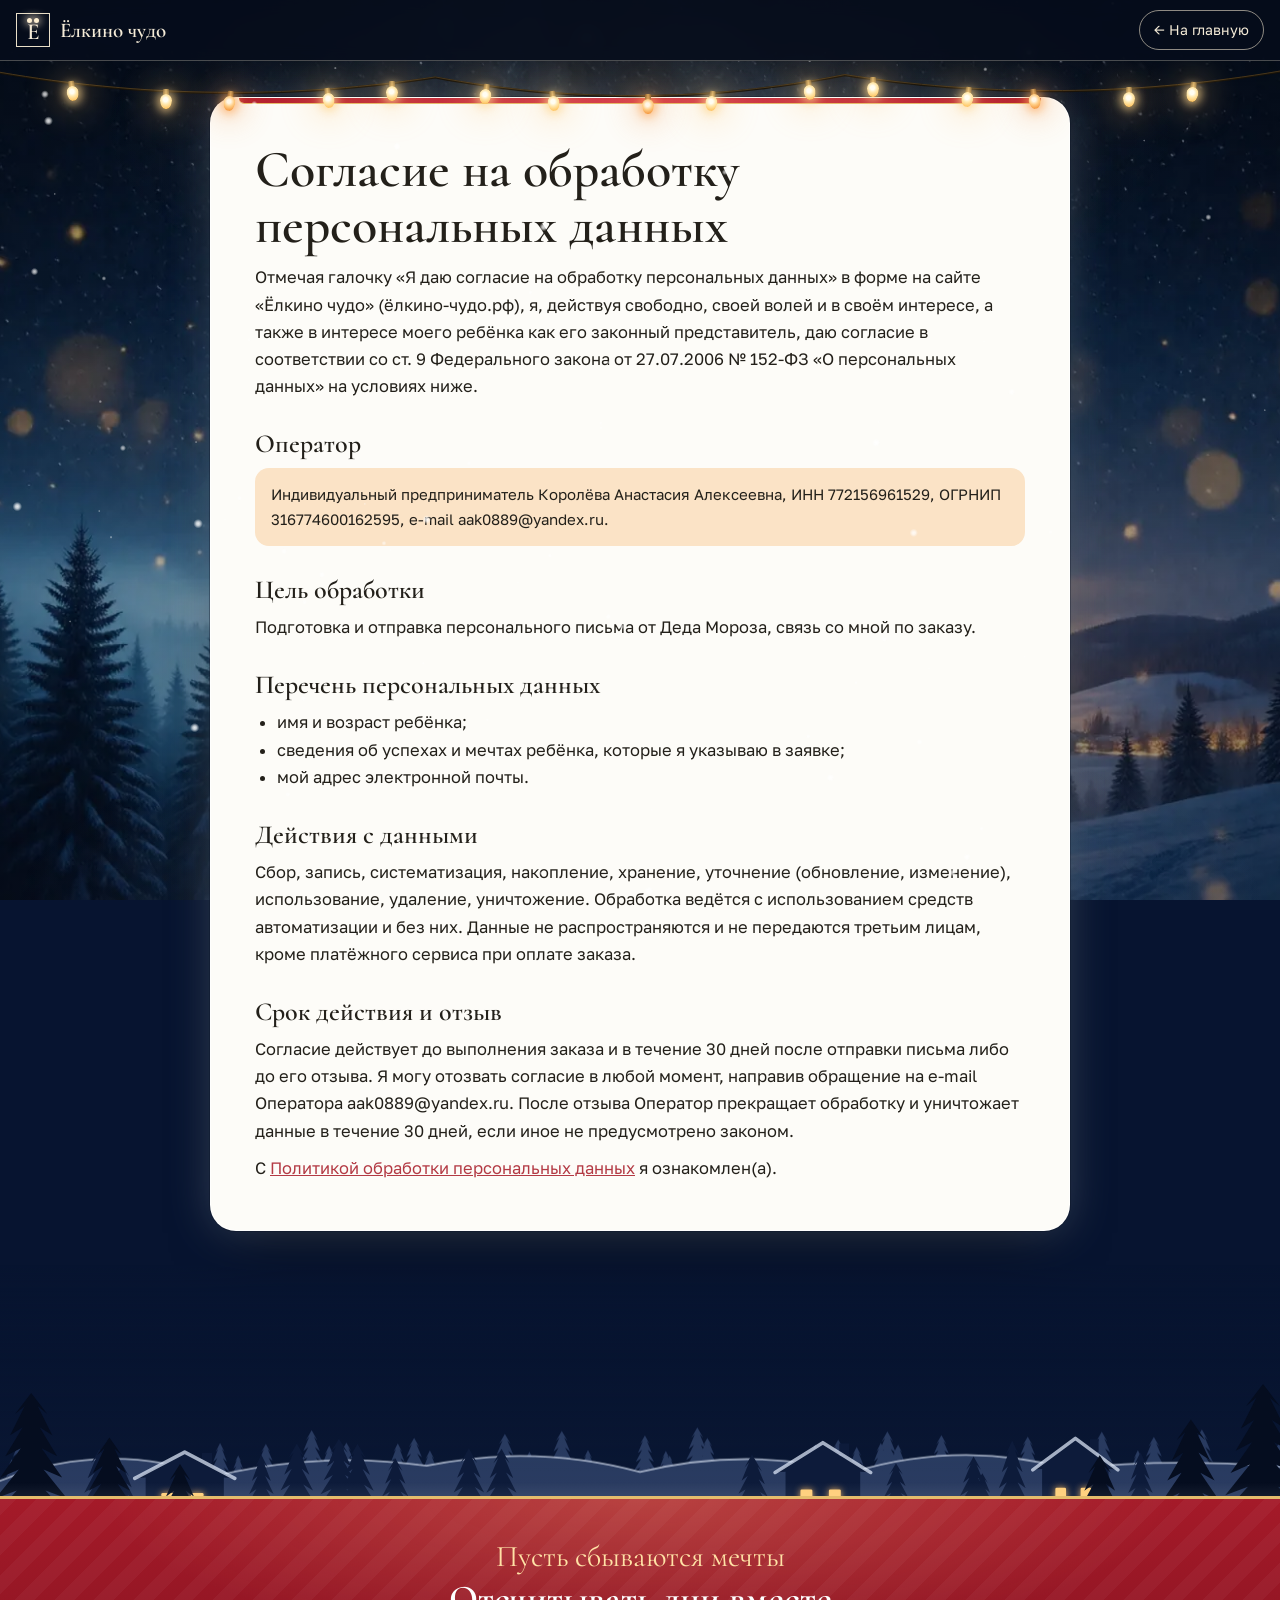
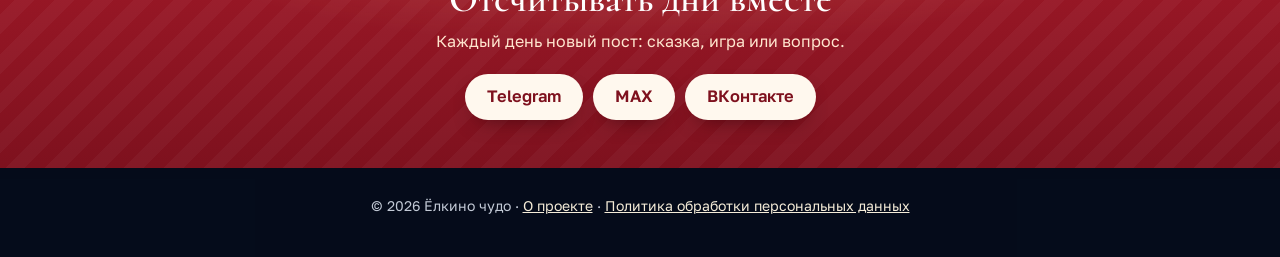
<file: soglasie.html>
<!doctype html>
<html lang="ru">
<head>
<meta charset="utf-8">
<meta name="viewport" content="width=device-width, initial-scale=1">
<!-- 10.11.2026: страница открыта для поисковиков по просьбе Насти (реквизиты вписаны).
     По 152-ФЗ (ред. с 01.09.2025) согласие оформляется отдельно от других документов: поэтому это отдельная страница,
     а у формы — отдельный, не отмеченный заранее чекбокс. -->
<title>Согласие на обработку персональных данных — Ёлкино чудо</title>
<meta name="theme-color" content="#0b1526">
<link rel="icon" href="favicon.ico" sizes="any">
<link rel="preconnect" href="https://fonts.googleapis.com">
<link rel="preconnect" href="https://fonts.gstatic.com" crossorigin>
<link rel="stylesheet" href="https://fonts.googleapis.com/css2?family=Cormorant:wght@500;600;700&family=Golos+Text:wght@400;500;600&display=swap">
<link rel="stylesheet" href="css/page.css?v=20261110">
<link rel="stylesheet" href="css/night-pages.css?v=20261110">
<link rel="stylesheet" href="css/depth.css?v=20261111">
</head>
<body>

<header class="pg-top">
  <a class="pg-brand" href="./"><span class="mono" aria-hidden="true"><i></i><i></i>Е</span><span>Ёлкино чудо</span></a>
  <a class="pg-back" href="./">← На главную</a>
</header>

<main class="pg-main">
  <div class="wrap legal">
    <h1 style="font-size:clamp(34px,6vw,52px)">Согласие на обработку персональных данных</h1>

    <p>Отмечая галочку «Я даю согласие на обработку персональных данных» в форме на сайте «Ёлкино чудо» (ёлкино-чудо.рф), я, действуя свободно, своей волей и в своём интересе, а также в интересе моего ребёнка как его законный представитель, даю согласие в соответствии со ст. 9 Федерального закона от 27.07.2006 № 152-ФЗ «О персональных данных» на условиях ниже.</p>

    <h2>Оператор</h2>
    <p class="req">Индивидуальный предприниматель Королёва Анастасия Алексеевна, ИНН 772156961529, ОГРНИП 316774600162595, e-mail aak0889@yandex.ru.</p>

    <h2>Цель обработки</h2>
    <p>Подготовка и отправка персонального письма от Деда Мороза, связь со мной по заказу.</p>

    <h2>Перечень персональных данных</h2>
    <ul>
      <li>имя и возраст ребёнка;</li>
      <li>сведения об успехах и мечтах ребёнка, которые я указываю в заявке;</li>
      <li>мой адрес электронной почты.</li>
    </ul>

    <h2>Действия с данными</h2>
    <p>Сбор, запись, систематизация, накопление, хранение, уточнение (обновление, изменение), использование, удаление, уничтожение. Обработка ведётся с использованием средств автоматизации и без них. Данные не распространяются и не передаются третьим лицам, кроме платёжного сервиса при оплате заказа.</p>

    <h2>Срок действия и отзыв</h2>
    <p>Согласие действует до выполнения заказа и в течение 30 дней после отправки письма либо до его отзыва. Я могу отозвать согласие в любой момент, направив обращение на e-mail Оператора aak0889@yandex.ru. После отзыва Оператор прекращает обработку и уничтожает данные в течение 30 дней, если иное не предусмотрено законом.</p>

    <p>С <a href="politika.html">Политикой обработки персональных данных</a> я ознакомлен(а).</p>
  </div>
</main>

<footer class="pg-foot">
  <p>© 2026 Ёлкино чудо · <a href="about.html">О проекте</a> · <a href="politika.html">Политика обработки персональных данных</a></p>
</footer>
<script src="js/night-pages.js?v=20261110" defer></script>
<script src="js/depth.js?v=20261111" defer></script>
</body>
</html>
</file>
<file: css/page.css>
/* Внутренние страницы «Ёлкино чудо»: о проекте, письмо Деда Мороза, политика, согласие */
:root{--night:#0a1424;--gold:#e9dfc8;--gold-2:#f5ecd8;--gold-3:#2f4f80;--mandarin:#e9843a;--berry:#b33a44;--plum:#6d3f86;--sky:#24467e;
  --cream:#f6eddc;--card:#fbf6ec;--ink:#23201a;--ink-2:#5b5346;--muted:#c3cad6;
  --serif:"Cormorant","Cormorant Garamond",Georgia,serif;--sans:"Golos Text",system-ui,-apple-system,"Segoe UI",Roboto,sans-serif;--script:"Marck Script","Cormorant",cursive}
*{box-sizing:border-box}
html{-webkit-text-size-adjust:100%}
body{margin:0;background:var(--cream);color:var(--ink);font:400 16.5px/1.65 var(--sans)}
img{display:block;max-width:100%;height:auto}
a{color:var(--berry)}
h1,h2,h3{font-family:var(--serif);font-weight:600;line-height:1.08;margin:0}
p{margin:0}
:focus-visible{outline:2px solid var(--berry);outline-offset:3px}
.pg-top{position:sticky;top:0;z-index:20;display:flex;align-items:center;justify-content:space-between;gap:12px;padding:10px 16px;background:rgba(10,20,36,.96);border-bottom:1px solid rgba(233,223,200,.3)}
.pg-brand{display:flex;align-items:center;gap:10px;text-decoration:none;color:var(--gold-2);font:600 21px/1 var(--serif)}
.mono{position:relative;display:inline-grid;place-items:center;width:34px;height:34px;border:1px solid var(--gold);font:600 23px/1 var(--serif);color:var(--gold-2);padding-top:5px}
.mono i{position:absolute;top:4px;width:5px;height:5px;border-radius:50%;background:#fff0d2;box-shadow:0 0 8px 2px rgba(255,236,208,.7)}
.mono i:first-child{left:10px}.mono i:nth-child(2){right:10px}
.pg-back{display:inline-flex;align-items:center;min-height:40px;padding:0 14px;border-radius:999px;border:1px solid rgba(233,223,200,.6);color:var(--gold-2);text-decoration:none;font-size:14px;white-space:nowrap}
.pg-back:hover{background:rgba(233,223,200,.12)}
.pg-hero{position:relative;overflow:hidden;padding:56px 16px 64px;text-align:center;color:#f3ead8;
  background:radial-gradient(600px 300px at 80% 0%,rgba(233,132,58,.28),transparent 70%),radial-gradient(500px 300px at 10% 100%,rgba(109,63,134,.35),transparent 70%),linear-gradient(180deg,#0f1f36,#0a1424)}
.pg-hero .kicker{font:400 26px/1.1 var(--script);color:var(--gold)}
.pg-hero h1{margin-top:8px;font-size:clamp(40px,7vw,68px);color:var(--gold-2)}
.pg-hero .lead{max-width:620px;margin:14px auto 0;font-size:17.5px;color:var(--muted)}
.wrap{max-width:820px;margin:0 auto;padding:0 16px}
.pg-main{padding:48px 0 72px}
.blk{margin-top:36px}
.blk:first-child{margin-top:0}
.blk h2{font-size:clamp(30px,4.4vw,40px);color:var(--ink)}
.blk p+p,.blk p+ul,.blk ul+p{margin-top:12px}
.blk>p:first-of-type{margin-top:12px}
.blk ul{margin:12px 0 0;padding-left:22px}
.blk li+li{margin-top:6px}
.card{padding:22px 24px;border-radius:24px;background:var(--card);border:1px solid rgba(47,79,128,.28);box-shadow:0 18px 40px -30px rgba(20,35,65,.6)}
.contacts{display:grid;grid-template-columns:repeat(auto-fit,minmax(220px,1fr));gap:12px;margin-top:16px}
.ct{display:flex;align-items:center;gap:12px;min-height:64px;padding:12px 16px;border-radius:18px;background:var(--card);border:1px solid rgba(47,79,128,.3);text-decoration:none;color:var(--ink)}
.ct svg{width:26px;height:26px;flex:none}
.ct b{display:block;font-weight:600}
.ct small{display:block;font-size:13.5px;color:var(--ink-2)}
.ct:hover{border-color:var(--berry)}
.ct-tg svg{fill:#2a8bd0}.ct-max svg{fill:#6b4fe0}.ct-vk svg{fill:#2f6fd6}.ct-mail svg{fill:var(--berry)}
.todo{display:inline-block;padding:2px 9px;border-radius:999px;background:#fbe3c6;color:#8a4a12;font-size:13px;font-weight:500}
.btn{display:inline-flex;align-items:center;justify-content:center;gap:10px;min-height:52px;padding:12px 28px;border-radius:999px;border:0;cursor:pointer;text-decoration:none;font:600 16.5px/1.2 var(--sans)}
.btn-red{color:#fff;background:linear-gradient(180deg,#d0545c,#9a2f39);box-shadow:0 10px 26px -10px rgba(179,58,68,.8)}
.btn-red:hover{filter:brightness(1.06)}
.btn-line{color:var(--ink);border:1px solid rgba(47,79,128,.6);background:transparent}
.btn[disabled]{opacity:.5;cursor:not-allowed}
.pg-foot{padding:26px 16px 40px;background:#070d18;color:var(--muted);font-size:14px;text-align:center;border-top:1px solid rgba(233,223,200,.25)}
.pg-foot a{color:var(--gold-2)}
.pg-foot p+p{margin-top:6px}

/* письмо от Деда Мороза */
.offer{display:grid;grid-template-columns:minmax(0,.9fr) minmax(0,1.1fr);gap:28px;align-items:start}
.price{display:flex;align-items:baseline;gap:10px;margin-top:16px}
.price b{font:700 48px/1 var(--serif);color:var(--berry);font-variant-numeric:lining-nums}
.price span{color:var(--ink-2)}
.feats{list-style:none;padding:0!important;margin-top:16px!important}
.feats li{position:relative;padding-left:26px}
.feats li::before{content:"";position:absolute;left:4px;top:.55em;width:10px;height:10px;transform:rotate(45deg);background:var(--mandarin)}
/* Письмо: состаренная бумага (CSS + SVG-шум, без картинок), рукописный текст Bad Script, подпись Marck Script */
.letter{--ink-l:#3b2414;position:relative;isolation:isolate;padding:40px 38px 36px;color:var(--ink-l);
  font:400 21px/1.62 "Bad Script","Marck Script",cursive;text-shadow:0 0 .7px rgba(59,36,20,.55);transform:rotate(-.7deg)}
.letter .paper{position:absolute;inset:0;z-index:-1;border-radius:3px;
  background:
    url("data:image/svg+xml,%3Csvg xmlns='http://www.w3.org/2000/svg' width='220' height='220'%3E%3Cfilter id='f'%3E%3CfeTurbulence type='fractalNoise' baseFrequency='.85' numOctaves='3' stitchTiles='stitch'/%3E%3CfeColorMatrix values='0 0 0 0 .42 0 0 0 0 .27 0 0 0 0 .1 0 0 0 .55 -.18'/%3E%3C/filter%3E%3Crect width='100%25' height='100%25' filter='url(%23f)'/%3E%3C/svg%3E"),
    radial-gradient(circle at 84% 44%,transparent 0 30px,rgba(128,78,28,.16) 32px,rgba(128,78,28,.05) 36px,transparent 40px),
    radial-gradient(ellipse 9px 7px at 82% 22%,rgba(140,88,34,.28),transparent),
    radial-gradient(ellipse 14px 11px at 88% 64%,rgba(140,88,34,.18),transparent),
    radial-gradient(ellipse 6px 6px at 24% 40%,rgba(140,88,34,.22),transparent),
    radial-gradient(ellipse 22px 16px at 70% 92%,rgba(140,88,34,.14),transparent),
    radial-gradient(ellipse 90px 60px at 6% 8%,rgba(150,96,36,.22),transparent),
    radial-gradient(ellipse 120px 80px at 96% 98%,rgba(150,96,36,.24),transparent),
    linear-gradient(180deg,transparent 49.4%,rgba(110,68,24,.16) 50%,rgba(255,248,228,.4) 50.5%,transparent 51.5%),
    linear-gradient(90deg,transparent 49.6%,rgba(110,68,24,.09) 50%,rgba(255,248,228,.22) 50.4%,transparent 51%),
    radial-gradient(ellipse at 50% 40%,#f2e2bd 0%,#e9d3a2 55%,#d9b97f 100%);
  box-shadow:inset 0 0 34px rgba(120,72,22,.42),inset 0 0 6px rgba(90,52,14,.5);
  filter:url(#paper-rough) drop-shadow(0 18px 20px rgba(60,35,10,.32))}
.letter p+p{margin-top:12px}
.letter .place{margin:0 0 6px;font-size:16px;opacity:.72}
.letter .salut{margin-top:0;padding-right:84px;font:400 36px/1.15 "Marck Script",cursive;color:#7c1f29;text-shadow:0 0 .8px rgba(124,31,41,.55)}
.letter .nm{padding:0 2px;background:linear-gradient(180deg,transparent 58%,rgba(233,132,58,.32) 58%,rgba(233,132,58,.32) 92%,transparent 92%)}
.letter .sign{position:relative;margin:20px 0 0 auto;width:max-content;max-width:100%;text-align:right;padding-bottom:30px}
.letter .sign-pre{display:block;font-size:20px;margin-right:56px}
.letter .sign-name{display:block;font:400 46px/1 "Marck Script",cursive;transform:rotate(-4deg);transform-origin:right center}
.letter .flourish{position:absolute;right:-6px;bottom:-4px;width:230px;height:auto;color:var(--ink-l);opacity:.9}
.letter .postmark{position:absolute;top:16px;right:16px;width:96px;height:96px;color:rgba(36,58,112,.58);transform:rotate(-14deg);mix-blend-mode:multiply;font-family:var(--serif)}
.letter .seal{position:absolute;left:24px;bottom:22px;width:96px;height:96px;transform:rotate(-10deg);font-family:var(--serif);filter:drop-shadow(0 3px 3px rgba(60,10,10,.45))}
.letter-cap{margin-top:12px;font-size:13.5px;color:var(--ink-2);text-align:center}
.steps{counter-reset:s;list-style:none;padding:0!important;display:grid;grid-template-columns:repeat(auto-fit,minmax(180px,1fr));gap:12px}
.steps li{counter-increment:s;margin:0!important;padding:18px;border-radius:18px;background:var(--card);border:1px solid rgba(47,79,128,.28)}
.steps li::before{content:counter(s);display:grid;place-items:center;width:34px;height:34px;margin-bottom:8px;border-radius:50%;background:var(--sky);color:#fff;font:700 18px/1 var(--serif)}
.form{display:grid;gap:14px;margin-top:16px}
.fld label{display:block;font-weight:500;font-size:15px;margin-bottom:6px}
.fld input,.fld textarea{width:100%;min-height:48px;padding:12px 14px;border-radius:14px;border:1px solid rgba(47,79,128,.5);background:#fff;font:inherit;color:var(--ink)}
.fld textarea{min-height:96px;resize:vertical}
.fld small{display:block;margin-top:4px;font-size:13px;color:var(--ink-2)}
.agree{display:flex;gap:12px;align-items:flex-start;font-size:14.5px;line-height:1.5}
.agree input{flex:none;width:22px;height:22px;margin-top:1px;accent-color:var(--berry)}
.stub{margin-top:16px;padding:18px 20px;border-radius:18px;background:#fbe3c6;border:1px solid rgba(233,132,58,.5)}
.stub[hidden]{display:none}
.stub h3{font-size:26px}
.stub p{margin-top:6px}
.stub .btn{margin-top:12px}

/* юридические страницы */
.legal h2{font-size:26px;margin-top:30px}
.legal h2:first-child{margin-top:0}
.legal p,.legal ul{margin-top:10px}
.legal ul{padding-left:22px}
.legal .req{padding:14px 16px;border-radius:14px;background:#fbe3c6;font-size:15px}
@media (max-width:719px){
  .offer{grid-template-columns:minmax(0,1fr)}
  .letter{padding:30px 22px 26px;font-size:19.5px;line-height:1.58}
  .letter .salut{font-size:31px;padding-right:66px}
  .letter .postmark{width:74px;height:74px;top:12px;right:10px}
  .letter .seal{width:76px;height:76px;left:16px;bottom:18px}
  .letter .sign-name{font-size:40px}
  .letter .flourish{width:196px}
  .card{padding:18px}
  .pg-brand span:last-child{font-size:19px}
}
</file>
<file: css/night-pages.css>
/* «Ёлкино чудо»: общий ночной фон, гирлянда и снег для всех внутренних страниц (10.11.2026).
   Подключается после css/page.css; скрипт — js/night-pages.js. Главная живёт на css/night.css. */
html{background:#071430}
body.pn{position:relative;background:transparent;min-height:100vh;overflow-x:hidden}
/* фон: ночное небо из первого экрана главной + затемнение, закреплено при прокрутке */
body.pn::before{content:"";position:fixed;inset:0;z-index:-2;pointer-events:none;
  background:linear-gradient(180deg,rgba(5,11,24,.55),rgba(5,11,24,.2) 40%,rgba(5,11,24,.5)),url("../img/night/sky-m.webp") 50% 70%/cover no-repeat,#071430}
body.pn::after{content:"";position:fixed;inset:0;z-index:-1;pointer-events:none;
  background:radial-gradient(60% 34% at 50% 14%,rgba(255,210,140,.14),transparent 70%),radial-gradient(70% 30% at 50% 100%,rgba(140,170,230,.16),transparent 70%)}
@media (min-width:900px){body.pn::before{background-image:linear-gradient(180deg,rgba(5,11,24,.55),rgba(5,11,24,.2) 40%,rgba(5,11,24,.5)),url("../img/night/sky-d.webp")}}

/* шапка и подвал — стекло */
.pn .pg-top{background:rgba(6,13,28,.88);-webkit-backdrop-filter:blur(8px);backdrop-filter:blur(8px)}
.pn .pg-foot{background:rgba(5,10,22,.82);border-top-color:rgba(242,207,126,.3)}

/* заголовок страницы: прозрачный, чтобы виделось небо; место под гирлянду */
.pn .pg-hero{background:radial-gradient(600px 300px at 80% 0%,rgba(233,132,58,.18),transparent 70%),transparent;padding-top:92px}
.pn .pg-hero h1{color:#fff4d2;text-shadow:0 2px 18px rgba(0,0,0,.55),0 0 28px rgba(255,206,120,.25)}
.pn .pg-hero .kicker{text-shadow:0 0 14px rgba(255,200,110,.4)}
.pn .pg-hero .lead{color:#dfe6f2;text-shadow:0 1px 10px rgba(0,0,0,.6)}

/* содержимое — тёплая бумажная панель на ночном фоне: текст остаётся читаемым */
.pn .pg-main{padding:36px 0 64px}
.pn .pg-main .wrap{position:relative;max-width:860px;width:calc(100% - 24px);padding:34px 22px 38px;border-radius:26px;
  background:rgba(247,239,222,.965);border:1px solid rgba(242,207,126,.6);
  box-shadow:0 0 0 1px rgba(8,16,34,.4),0 0 34px rgba(255,205,120,.16),0 26px 60px -24px rgba(0,0,0,.75)}
.pn .pg-main .wrap.legal{margin-top:0}
.pn .pg-main:first-child{padding-top:104px} /* страницы без блока-заголовка: освободить место под гирлянду */
@media (min-width:720px){.pn .pg-main .wrap{padding:44px 44px 48px}}

/* ---------- гирлянда ---------- */
.pn-garland{position:absolute;left:0;top:60px;width:100%;height:70px;z-index:6;pointer-events:none;overflow:visible}
.pn-garland svg{position:absolute;inset:0;width:100%;height:100%;overflow:visible}
.pn-bulb{position:absolute;width:14px;height:20px;margin:-2px 0 0 -7px;transform:rotate(var(--r,0deg));transform-origin:50% 0}
.pn-bulb::before{content:"";position:absolute;left:4px;top:0;width:6px;height:6px;border-radius:1px;background:linear-gradient(90deg,#5b4523,#c9a560,#5b4523)}
.pn-bulb::after{content:"";position:absolute;left:1px;top:5px;width:12px;height:15px;border-radius:50% 50% 46% 46% / 42% 42% 58% 58%;
  background:radial-gradient(circle at 46% 38%,#fffdf2 0 18%,#ffe9b0 40%,#ffc766 78%,#e89a3a);
  box-shadow:0 0 10px 3px rgba(255,214,140,.75),0 0 34px 10px rgba(255,190,100,.32);
  animation:pn-bulb var(--t,3.4s) ease-in-out infinite;animation-delay:var(--d,0s)}
.pn-bulb.amber::after{background:radial-gradient(circle at 46% 38%,#fff6e6 0 16%,#ffd08a 42%,#f59a42 80%,#c96a22);box-shadow:0 0 10px 3px rgba(255,170,90,.7),0 0 30px 10px rgba(240,140,60,.3)}
@keyframes pn-bulb{0%,100%{opacity:1;filter:brightness(1)}45%{opacity:1}55%{opacity:.55;filter:brightness(.8)}62%{opacity:1;filter:brightness(1.15)}}

/* ---------- снег ---------- */
.pn-snow{position:fixed;inset:0;width:100%;height:100%;z-index:15;pointer-events:none}

@media (max-width:599px){
  .pn .pg-hero{padding-top:84px;padding-bottom:48px}
  .pn-garland{height:56px}
}
@media (prefers-reduced-motion:reduce){.pn-bulb::after{animation:none}}

/* ---------- светлые акценты (10.11.2026): снежно-белая панель, голубые карточки, красная лента подписки ---------- */
.pn .pg-main .wrap{background:#fdfcf8;border-color:rgba(255,255,255,.75);
  box-shadow:0 0 0 1px rgba(8,16,34,.35),0 0 40px rgba(200,222,250,.22),0 26px 60px -24px rgba(0,0,0,.75)}
/* красно-золотая ленточка по верху панели */
.pn .pg-main .wrap::before{content:"";position:absolute;left:28px;right:28px;top:0;height:5px;border-radius:0 0 6px 6px;
  background:linear-gradient(90deg,#b31f2e,#d8434f 50%,#b31f2e);box-shadow:0 1px 0 #e5bd6c}
.pn .blk h2{color:#13274a}
.pn .card,.pn .ct{background:linear-gradient(180deg,#eef5fc,#e1ecf8);border-color:rgba(47,79,128,.25)}
.pn .ct:hover{border-color:#b31f2e}

.pn-band{position:relative;padding:44px 16px 48px;text-align:center;color:#fff3dc;
  background:radial-gradient(60% 80% at 50% 0%,rgba(255,210,150,.22),transparent 70%),
    repeating-linear-gradient(135deg,rgba(255,255,255,.035) 0 14px,transparent 14px 28px),
    linear-gradient(180deg,#a51a29,#7e111e)}
.pn-band::before{content:"";position:absolute;left:0;right:0;top:0;height:3px;background:#e5bd6c}
.pn-band p{margin:0 auto;max-width:560px}
.pn-band .pn-band-k{font:400 30px/1.1 var(--script);color:#ffe2a6}
.pn-band h2{margin-top:6px;font-size:clamp(28px,4vw,38px);color:#fff}
.pn-band .pn-band-s{margin-top:8px;color:#ffe6cf;font-size:16px}
.pn-band nav{display:flex;flex-wrap:wrap;justify-content:center;gap:10px;margin-top:20px}
.pn-band a{display:inline-flex;align-items:center;min-height:46px;padding:0 22px;border-radius:999px;background:#fff8ee;color:#7e111e;font-weight:600;text-decoration:none;box-shadow:0 10px 22px -12px rgba(40,0,6,.7)}
.pn-band a:hover{background:#fff}
.pn .pg-foot{border-top:0}
</file>
<file: css/depth.css>
/* «Ёлкино чудо»: задник с глубиной для всех разделов и страниц (11.11.2026). Скрипт — js/depth.js. */
.dp-host{position:relative;isolation:isolate}
.dp-host > .wrap,.dp-host > .fair-in{position:relative;z-index:1}
.dp{position:absolute;left:0;right:0;bottom:0;height:clamp(170px,20vw,280px);z-index:0;pointer-events:none;overflow:hidden}
.dp-l{position:absolute;left:0;bottom:-28px;width:100%;height:calc(100% + 28px)}
.dp-far{opacity:.9;filter:blur(.6px)}
.dp-win rect{filter:drop-shadow(0 0 4px rgba(255,190,100,.9))}
/* на светлых разделах окна мягче */
.days .dp-win,.globes .dp-win{opacity:.8}
/* внутренние страницы: задник закреплён внизу окна, за содержимым */
.dp-fixed{position:fixed;height:clamp(140px,24vh,260px);z-index:-1}
/* отступ снизу, чтобы задник читался и не лез под последние строки */
.dp-host{padding-bottom:max(var(--pb,0px),clamp(130px,15vw,200px))}
@media (max-width:599px){.dp{height:190px}.dp-host{padding-bottom:max(var(--pb,0px),170px)}}
/* календарь: задник над вязаной полосой */
.advent > .dp{bottom:60px}
@media (max-width:599px){.advent > .dp{bottom:45px}}
/* внутренние страницы: полоса-задник перед лентой подписки (ночной лес с домиками) */
.dp-strip{height:clamp(170px,18vw,240px);padding:0!important;margin-top:-30px;
  background:linear-gradient(180deg,rgba(7,20,48,0),rgba(7,20,48,.6) 40%,#0a1733)}
.dp-strip > .dp{height:100%}
/* мягкий нижний край задника */
.dp::after{content:"";position:absolute;left:0;right:0;bottom:0;height:14px;background:linear-gradient(180deg,rgba(255,255,255,0),rgba(255,255,255,.06))}
</file>
<file: css/rubriki.css>
/* Рубрики-страницы «Ёлкино чудо» (13.11.2026): рецепты, «Как было у нас», игры для детей, бланк письма Деду Морозу.
   Подключается после page.css / night-pages.css / depth.css. */
.pg-main .wrap.wide{max-width:1080px}
.rb-intro{max-width:680px;font-size:17px;color:var(--ink-2)}
.rb-nav{display:flex;flex-wrap:wrap;gap:8px;margin:18px 0 0}
.rb-nav a{display:inline-flex;align-items:center;min-height:40px;padding:8px 16px;border-radius:999px;border:1px solid rgba(47,79,128,.35);background:#fff;color:var(--ink);text-decoration:none;font-size:14.5px}
.rb-nav a:hover{border-color:var(--berry);color:var(--berry)}
.rb-h{margin-top:44px;font-size:clamp(30px,4.4vw,40px)}
.rb-h small{display:block;margin-top:6px;font:400 15.5px/1.5 var(--sans);color:var(--ink-2)}
.rb-cta{margin-top:40px;padding:22px 24px;border-radius:22px;background:#fbe3c6;border:1px solid rgba(233,132,58,.45);display:flex;flex-wrap:wrap;gap:12px 20px;align-items:center;justify-content:space-between}
.rb-cta p{max-width:560px}
.rb-cta .btn{min-height:48px;padding:10px 22px}

/* ---------- рецепты ---------- */
.rc-list{display:grid;gap:26px;margin-top:22px}
.rc{display:grid;grid-template-columns:minmax(0,.85fr) minmax(0,1.15fr);border-radius:24px;overflow:hidden;background:var(--card);border:1px solid rgba(47,79,128,.22);box-shadow:0 18px 40px -30px rgba(20,35,65,.6)}
.rc:nth-child(even){grid-template-columns:minmax(0,1.15fr) minmax(0,.85fr)}
.rc:nth-child(even) .rc-img{order:2}
.rc-img{width:100%;height:100%;object-fit:cover;min-height:320px}
.rc-b{padding:24px 26px 26px}
.rc-k{display:flex;flex-wrap:wrap;gap:6px 14px;font-size:13.5px;color:var(--ink-2)}
.rc-k span{display:inline-flex;align-items:center;gap:6px}
.rc-k span::before{content:"";width:7px;height:7px;transform:rotate(45deg);background:var(--mandarin)}
.rc h3{margin-top:8px;font-size:clamp(28px,3.4vw,34px);color:var(--ink)}
.rc .rc-lead{margin-top:8px;color:var(--ink-2)}
.rc h4{margin:16px 0 6px;font:600 14px/1.2 var(--sans);letter-spacing:.06em;text-transform:uppercase;color:var(--berry)}
.rc ul,.rc ol{margin:0;padding-left:20px;font-size:15.5px;line-height:1.55}
.rc li+li{margin-top:3px}
.rc .rc-tip{margin-top:14px;padding:10px 14px;border-radius:14px;background:#fff6e6;border-left:3px solid var(--mandarin);font-size:15px}

/* ---------- «Как было у нас»: ретро-открытки ---------- */
.by-list{display:grid;grid-template-columns:repeat(3,minmax(0,1fr));gap:28px 24px;margin-top:26px}
.by{--acc:#b33a44;position:relative;padding:14px 14px 20px;background:#fffaf0;border-radius:6px;
  box-shadow:0 1px 0 rgba(90,60,20,.12),0 22px 36px -24px rgba(60,35,10,.55);
  background-image:radial-gradient(ellipse at 20% 0,rgba(233,190,120,.18),transparent 60%),radial-gradient(ellipse at 100% 100%,rgba(200,150,80,.16),transparent 55%)}
.by:nth-child(3n+1){transform:rotate(-.6deg)}
.by:nth-child(3n+2){transform:rotate(.5deg);--acc:#2f4f80}
.by:nth-child(3n){transform:rotate(-.3deg);--acc:#b8651d}
.by-ph{position:relative;border:6px solid #fff;box-shadow:0 0 0 1px rgba(90,60,20,.18),0 8px 16px -10px rgba(60,35,10,.6)}
.by-ph img{width:100%;aspect-ratio:1/1;object-fit:cover;filter:sepia(.12) saturate(1.05)}
.by-stamp{position:absolute;top:-10px;right:-8px;padding:6px 10px 5px;background:#fff8ea;border:2px dashed var(--acc);color:var(--acc);font:600 11px/1 var(--sans);letter-spacing:.1em;text-transform:uppercase;transform:rotate(6deg)}
.by-k{margin-top:14px;font:400 21px/1 var(--script);color:var(--acc)}
.by h3{margin-top:4px;font-size:27px;color:#2b2015}
.by p{margin-top:8px;font-size:15.5px;line-height:1.6;color:#4d4234}
.by-src{margin-top:10px!important;font-size:13px!important;color:#8a7a62!important}
.by-src a{color:inherit}

/* ---------- игры для детей ---------- */
.gm-grid{display:grid;grid-template-columns:repeat(auto-fill,minmax(250px,1fr));gap:16px;margin-top:20px}
.qz{display:flex;flex-direction:column;padding:20px 20px 18px;border-radius:22px;background:#fff;border:1px solid rgba(47,79,128,.22);box-shadow:0 14px 30px -24px rgba(20,35,65,.6)}
.qz:nth-child(4n+1){background:#fff6f2}.qz:nth-child(4n+2){background:#f2f7ff}.qz:nth-child(4n+3){background:#fffaf0}.qz:nth-child(4n){background:#f6f3ff}
.qz-n{font:700 15px/1 var(--sans);color:var(--berry)}
.qz-q{margin-top:8px!important;font-size:17px;line-height:1.5}
.qz-e{margin-top:6px!important;font-size:34px;line-height:1.25;letter-spacing:.06em}
.qz-a{margin-top:auto;padding-top:14px}
.qz-a button{min-height:44px;padding:8px 18px;border-radius:999px;border:1px solid rgba(47,79,128,.5);background:#fff;color:var(--sky);font:600 15px/1 var(--sans);cursor:pointer}
.qz-a button:hover{background:var(--sky);color:#fff}
.qz-a p{display:none;font:600 20px/1.25 var(--serif);color:var(--ink)}
.qz-a p small{display:block;margin-top:4px;font:400 14px/1.45 var(--sans);color:var(--ink-2)}
.qz.open .qz-a button{display:none}
.qz.open .qz-a p{display:block;animation:qzin .35s ease-out}
@keyframes qzin{from{opacity:0;transform:translateY(6px)}}
.mv{display:grid;grid-template-columns:repeat(auto-fill,minmax(300px,1fr));gap:16px;margin-top:20px}
.mv .qz{padding:18px 20px}
.mv-text{white-space:pre-line;font:500 17px/1.6 var(--sans)}
.cl-grid{display:grid;grid-template-columns:repeat(4,minmax(0,1fr));gap:16px;margin-top:20px}
.cl{display:flex;flex-direction:column;border-radius:18px;overflow:hidden;background:#fff;border:1px solid rgba(47,79,128,.22);text-decoration:none;color:var(--ink)}
.cl img{aspect-ratio:3/4;object-fit:contain;background:#fff;padding:8px}
.cl span{padding:10px 14px 14px;border-top:1px dashed rgba(47,79,128,.3);font-size:15px;font-weight:500}
.cl span small{display:block;font-weight:400;font-size:13px;color:var(--ink-2)}
.cl:hover{border-color:var(--berry)}
.dl-row{display:flex;flex-wrap:wrap;gap:12px;align-items:center;margin-top:18px}

/* ---------- бланк письма Деду Морозу (A4) ---------- */
.bl-tabs{display:flex;flex-wrap:wrap;gap:10px;margin-top:6px}
.bl-wrap{margin-top:22px;display:grid;place-items:center;padding:24px 12px;border-radius:24px;background:#e9e3d6}
.sheet{width:min(100%,794px);aspect-ratio:210/297;container-type:inline-size;position:relative;background:#fffdf7;box-shadow:0 20px 40px -24px rgba(40,30,10,.6);color:#2a2018;overflow:hidden}
.sheet-in{position:absolute;inset:6.5cqw 7.5cqw 6cqw;display:flex;flex-direction:column}
.sheet .frame{position:absolute;inset:3.2cqw;border:.35cqw solid #b33a44;border-radius:1.4cqw;pointer-events:none}
.sheet .frame::after{content:"";position:absolute;inset:.9cqw;border:.15cqw solid rgba(179,58,68,.5);border-radius:1cqw}
.sh-top{display:flex;justify-content:space-between;align-items:flex-start;gap:3cqw}
.sh-kick{font:400 3.2cqw/1 var(--script);color:#b33a44}
.sh-h{margin-top:1cqw;font:600 6.6cqw/1 var(--serif);color:#1f2f52}
.sh-stamp{flex:none;width:15cqw;height:18cqw;border:.3cqw dashed #2f4f80;display:grid;place-items:center;text-align:center;font:500 1.6cqw/1.3 var(--sans);color:#2f4f80;padding:1cqw}
.sh-stamp svg{width:8cqw;height:8cqw;margin:0 auto .6cqw;display:block}
.sh-row{display:flex;align-items:flex-end;gap:1.4cqw;margin-top:3.4cqw;font:400 2.5cqw/1.2 var(--sans)}
.sh-row b{font-weight:500;white-space:nowrap}
.sh-row i{flex:1;border-bottom:.18cqw solid #8b7a66;height:3.2cqw}
.sh-q{margin-top:3.6cqw;font:600 2.6cqw/1.2 var(--sans);color:#1f2f52}
.sh-lines{margin-top:.6cqw;display:grid;gap:0}
.sh-lines i{display:block;height:5cqw;border-bottom:.18cqw solid #b9ab97}
.sh-draw{margin-top:3.6cqw;flex:1;min-height:18cqw;border:.25cqw dashed #b9ab97;border-radius:1.6cqw;display:flex;align-items:flex-start;justify-content:center;padding-top:1.6cqw;font:400 2.3cqw/1 var(--sans);color:#8b7a66}
.sh-foot{margin-top:2.6cqw;display:flex;justify-content:space-between;align-items:flex-end;font:400 2cqw/1.35 var(--sans);color:#6b5d4b}
.sh-foot b{font:400 3.6cqw/1 var(--script);color:#b33a44}
.sheet-adult .sh-lines i{height:6cqw}
.sheet-adult .sh-q{margin-top:5cqw}
.bl-note{margin-top:14px;font-size:14.5px;color:var(--ink-2);text-align:center}

@media (max-width:899px){
  .by-list{grid-template-columns:repeat(2,minmax(0,1fr))}
  .cl-grid{grid-template-columns:repeat(2,minmax(0,1fr))}
}
@media (max-width:719px){
  .rc,.rc:nth-child(even){grid-template-columns:minmax(0,1fr)}
  .rc:nth-child(even) .rc-img{order:0}
  .rc-img{min-height:0;aspect-ratio:4/3;height:auto}
  .rc-b{padding:18px 18px 20px}
  .by-list{grid-template-columns:minmax(0,1fr);gap:26px}
  .by{transform:none!important}
  .rb-cta{padding:18px}
}

/* печать: только выбранный лист A4 (клон в #print-root), без сайта вокруг */
#print-root{display:none}
@media print{
  @page{size:A4 portrait;margin:0}
  html,body{background:#fff!important;margin:0!important;padding:0!important}
  body.printing > *:not(#print-root){display:none!important}
  body.printing #print-root{display:block}
  #print-root .sheet{width:210mm;height:296mm;aspect-ratio:auto;box-shadow:none;-webkit-print-color-adjust:exact;print-color-adjust:exact}
}
</file>
